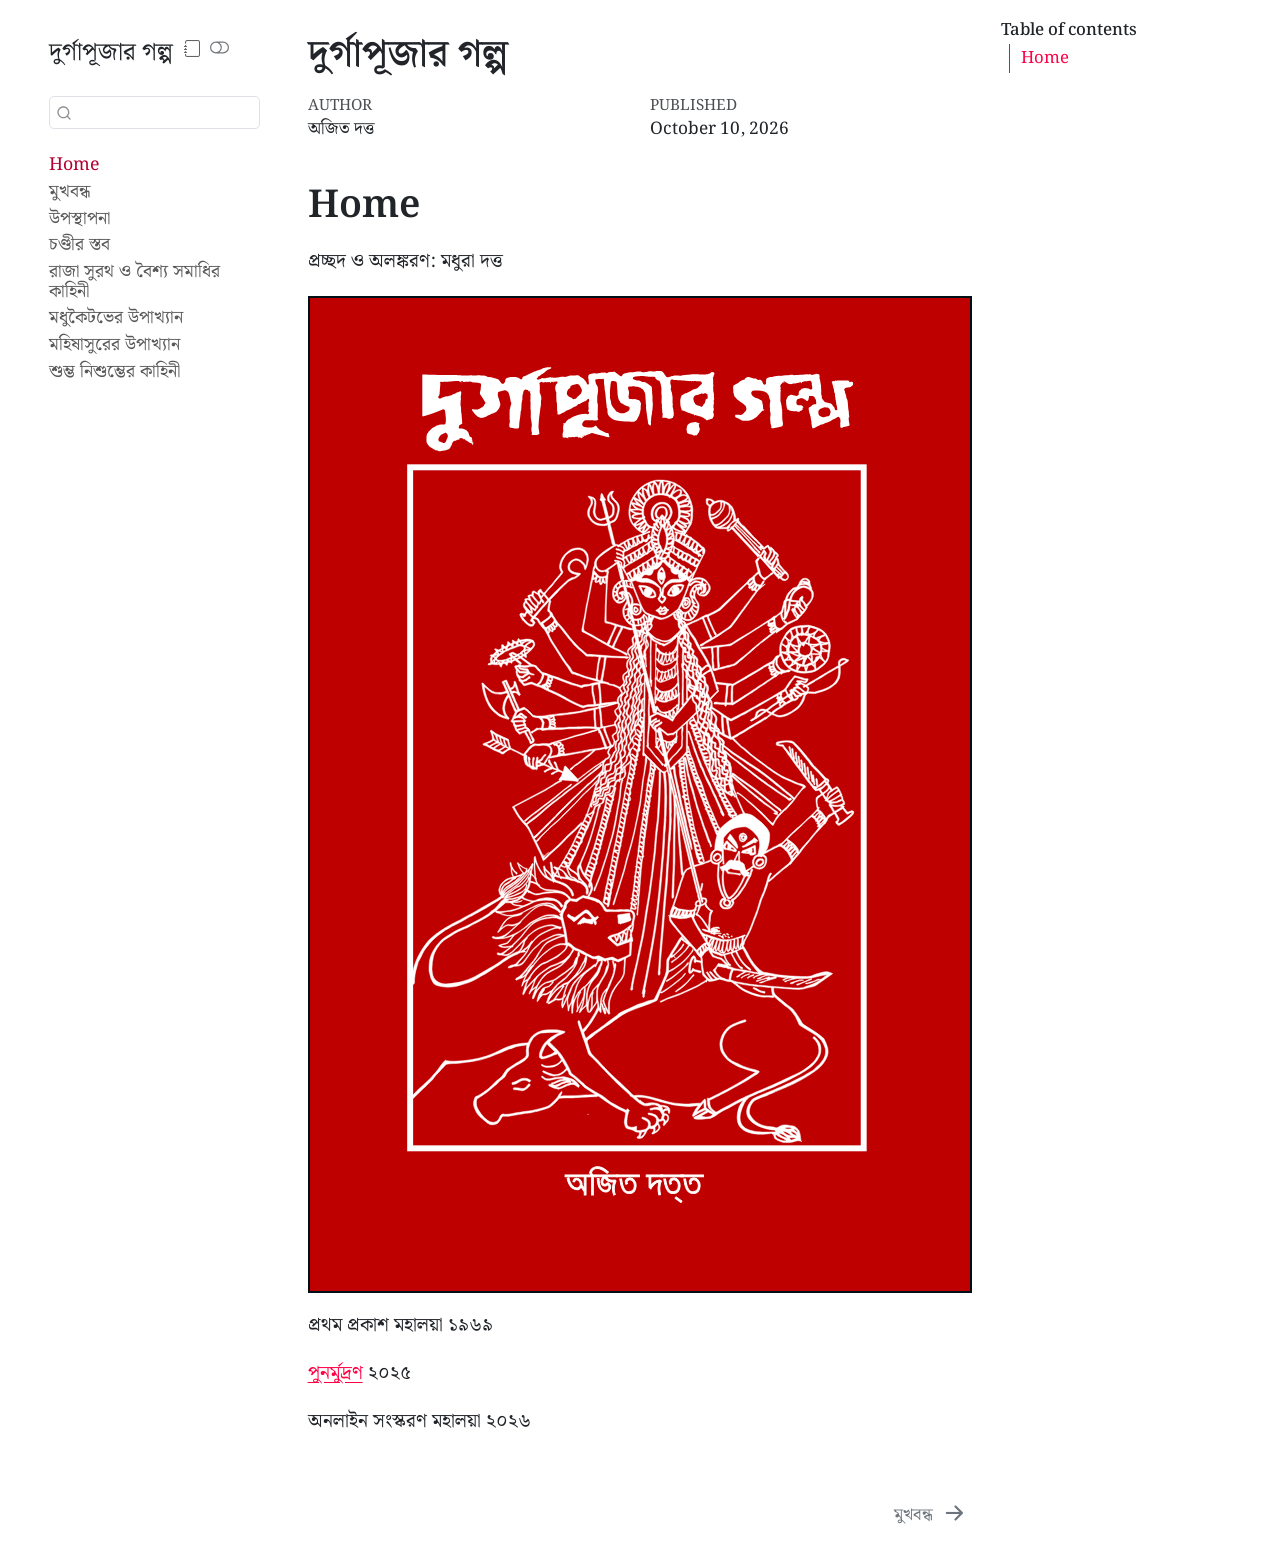
<file: docs/index.html>
<!DOCTYPE html>
<html xmlns="http://www.w3.org/1999/xhtml" lang="en" xml:lang="en"><head>

<meta charset="utf-8">
<meta name="generator" content="quarto-1.9.35">

<meta name="viewport" content="width=device-width, initial-scale=1.0, user-scalable=yes">

<meta name="author" content="অজিত দত্ত">
<meta name="dcterms.date" content="2026-10-10">

<title>দুর্গাপূজার গল্প</title>
<style>
/* Default styles provided by pandoc.
** See https://pandoc.org/MANUAL.html#variables-for-html for config info.
*/
code{white-space: pre-wrap;}
span.smallcaps{font-variant: small-caps;}
div.columns{display: flex; gap: min(4vw, 1.5em);}
div.column{flex: auto; overflow-x: auto;}
div.hanging-indent{margin-left: 1.5em; text-indent: -1.5em;}
ul.task-list{list-style: none;}
ul.task-list li input[type="checkbox"] {
  width: 0.8em;
  margin: 0 0.8em 0.2em -1em; /* quarto-specific, see https://github.com/quarto-dev/quarto-cli/issues/4556 */ 
  vertical-align: middle;
}
</style>


<script src="site_libs/quarto-nav/quarto-nav.js"></script>
<script src="site_libs/quarto-nav/headroom.min.js"></script>
<script src="site_libs/clipboard/clipboard.min.js"></script>
<script src="site_libs/quarto-search/autocomplete.umd.js"></script>
<script src="site_libs/quarto-search/fuse.min.js"></script>
<script src="site_libs/quarto-search/quarto-search.js"></script>
<meta name="quarto:offset" content="./">
<link href="./intro.html" rel="next">
<script src="site_libs/quarto-html/quarto.js" type="module"></script>
<script src="site_libs/quarto-html/tabsets/tabsets.js" type="module"></script>
<script src="site_libs/quarto-html/popper.min.js"></script>
<script src="site_libs/quarto-html/tippy.umd.min.js"></script>
<script src="site_libs/quarto-html/anchor.min.js"></script>
<link href="site_libs/quarto-html/tippy.css" rel="stylesheet">
<link href="site_libs/quarto-html/quarto-syntax-highlighting-46f66b053e56abd73bb6e954d61a315b.css" rel="stylesheet" class="quarto-color-scheme" id="quarto-text-highlighting-styles">
<link href="site_libs/quarto-html/quarto-syntax-highlighting-dark-22b4aaf4c2978829df3684e8f2c068db.css" rel="stylesheet" class="quarto-color-scheme quarto-color-alternate" id="quarto-text-highlighting-styles">
<link href="site_libs/quarto-html/quarto-syntax-highlighting-46f66b053e56abd73bb6e954d61a315b.css" rel="stylesheet" class="quarto-color-scheme-extra" id="quarto-text-highlighting-styles">
<script src="site_libs/bootstrap/bootstrap.min.js"></script>
<link href="site_libs/bootstrap/bootstrap-icons.css" rel="stylesheet">
<link href="site_libs/bootstrap/bootstrap-4a6aa17e5aea7fdd4b924100caa447df.min.css" rel="stylesheet" append-hash="true" class="quarto-color-scheme" id="quarto-bootstrap" data-mode="light">
<link href="site_libs/bootstrap/bootstrap-dark-02c57d9c6282dbffd0d766c71dbac170.min.css" rel="stylesheet" append-hash="true" class="quarto-color-scheme quarto-color-alternate" id="quarto-bootstrap" data-mode="dark">
<link href="site_libs/bootstrap/bootstrap-4a6aa17e5aea7fdd4b924100caa447df.min.css" rel="stylesheet" append-hash="true" class="quarto-color-scheme-extra" id="quarto-bootstrap" data-mode="light">
<script id="quarto-search-options" type="application/json">{
  "location": "sidebar",
  "copy-button": false,
  "collapse-after": 3,
  "panel-placement": "start",
  "type": "textbox",
  "limit": 50,
  "keyboard-shortcut": [
    "f",
    "/",
    "s"
  ],
  "show-item-context": false,
  "language": {
    "search-no-results-text": "No results",
    "search-matching-documents-text": "matching documents",
    "search-copy-link-title": "Copy link to search",
    "search-hide-matches-text": "Hide additional matches",
    "search-more-match-text": "more match in this document",
    "search-more-matches-text": "more matches in this document",
    "search-clear-button-title": "Clear",
    "search-text-placeholder": "",
    "search-detached-cancel-button-title": "Cancel",
    "search-submit-button-title": "Submit",
    "search-label": "Search"
  }
}</script>
<link rel="stylesheet" href="https://fonts.googleapis.com/css?family=Noto Serif Bengali">


</head>

<body class="nav-sidebar floating quarto-light"><script id="quarto-html-before-body" type="application/javascript">
    const toggleBodyColorMode = (bsSheetEl) => {
      const mode = bsSheetEl.getAttribute("data-mode");
      const bodyEl = window.document.querySelector("body");
      if (mode === "dark") {
        bodyEl.classList.add("quarto-dark");
        bodyEl.classList.remove("quarto-light");
      } else {
        bodyEl.classList.add("quarto-light");
        bodyEl.classList.remove("quarto-dark");
      }
    }
    const toggleBodyColorPrimary = () => {
      const bsSheetEl = window.document.querySelector("link#quarto-bootstrap:not([rel=disabled-stylesheet])");
      if (bsSheetEl) {
        toggleBodyColorMode(bsSheetEl);
      }
    }
    const setColorSchemeToggle = (alternate) => {
      const toggles = window.document.querySelectorAll('.quarto-color-scheme-toggle');
      for (let i=0; i < toggles.length; i++) {
        const toggle = toggles[i];
        if (toggle) {
          if (alternate) {
            toggle.classList.add("alternate");
          } else {
            toggle.classList.remove("alternate");
          }
        }
      }
    };
    const toggleColorMode = (alternate) => {
      // Switch the stylesheets
      const primaryStylesheets = window.document.querySelectorAll('link.quarto-color-scheme:not(.quarto-color-alternate)');
      const alternateStylesheets = window.document.querySelectorAll('link.quarto-color-scheme.quarto-color-alternate');
      manageTransitions('#quarto-margin-sidebar .nav-link', false);
      if (alternate) {
        // note: dark is layered on light, we don't disable primary!
        enableStylesheet(alternateStylesheets);
        for (const sheetNode of alternateStylesheets) {
          if (sheetNode.id === "quarto-bootstrap") {
            toggleBodyColorMode(sheetNode);
          }
        }
      } else {
        disableStylesheet(alternateStylesheets);
        enableStylesheet(primaryStylesheets)
        toggleBodyColorPrimary();
      }
      manageTransitions('#quarto-margin-sidebar .nav-link', true);
      // Switch the toggles
      setColorSchemeToggle(alternate)
      // Hack to workaround the fact that safari doesn't
      // properly recolor the scrollbar when toggling (#1455)
      if (navigator.userAgent.indexOf('Safari') > 0 && navigator.userAgent.indexOf('Chrome') == -1) {
        manageTransitions("body", false);
        window.scrollTo(0, 1);
        setTimeout(() => {
          window.scrollTo(0, 0);
          manageTransitions("body", true);
        }, 40);
      }
    }
    const disableStylesheet = (stylesheets) => {
      for (let i=0; i < stylesheets.length; i++) {
        const stylesheet = stylesheets[i];
        stylesheet.rel = 'disabled-stylesheet';
      }
    }
    const enableStylesheet = (stylesheets) => {
      for (let i=0; i < stylesheets.length; i++) {
        const stylesheet = stylesheets[i];
        if(stylesheet.rel !== 'stylesheet') { // for Chrome, which will still FOUC without this check
          stylesheet.rel = 'stylesheet';
        }
      }
    }
    const manageTransitions = (selector, allowTransitions) => {
      const els = window.document.querySelectorAll(selector);
      for (let i=0; i < els.length; i++) {
        const el = els[i];
        if (allowTransitions) {
          el.classList.remove('notransition');
        } else {
          el.classList.add('notransition');
        }
      }
    }
    const isFileUrl = () => {
      return window.location.protocol === 'file:';
    }
    const hasAlternateSentinel = () => {
      let styleSentinel = getColorSchemeSentinel();
      if (styleSentinel !== null) {
        return styleSentinel === "alternate";
      } else {
        return false;
      }
    }
    const setStyleSentinel = (alternate) => {
      const value = alternate ? "alternate" : "default";
      if (!isFileUrl()) {
        window.localStorage.setItem("quarto-color-scheme", value);
      } else {
        localAlternateSentinel = value;
      }
    }
    const getColorSchemeSentinel = () => {
      if (!isFileUrl()) {
        const storageValue = window.localStorage.getItem("quarto-color-scheme");
        return storageValue != null ? storageValue : localAlternateSentinel;
      } else {
        return localAlternateSentinel;
      }
    }
    const toggleGiscusIfUsed = (isAlternate, darkModeDefault) => {
      const baseTheme = document.querySelector('#giscus-base-theme')?.value ?? 'light';
      const alternateTheme = document.querySelector('#giscus-alt-theme')?.value ?? 'dark';
      let newTheme = '';
      if(authorPrefersDark) {
        newTheme = isAlternate ? baseTheme : alternateTheme;
      } else {
        newTheme = isAlternate ? alternateTheme : baseTheme;
      }
      const changeGiscusTheme = () => {
        // From: https://github.com/giscus/giscus/issues/336
        const sendMessage = (message) => {
          const iframe = document.querySelector('iframe.giscus-frame');
          if (!iframe) return;
          iframe.contentWindow.postMessage({ giscus: message }, 'https://giscus.app');
        }
        sendMessage({
          setConfig: {
            theme: newTheme
          }
        });
      }
      const isGiscussLoaded = window.document.querySelector('iframe.giscus-frame') !== null;
      if (isGiscussLoaded) {
        changeGiscusTheme();
      }
    };
    const authorPrefersDark = false;
    const darkModeDefault = authorPrefersDark;
      document.querySelector('link#quarto-text-highlighting-styles.quarto-color-scheme-extra').rel = 'disabled-stylesheet';
      document.querySelector('link#quarto-bootstrap.quarto-color-scheme-extra').rel = 'disabled-stylesheet';
    let localAlternateSentinel = darkModeDefault ? 'alternate' : 'default';
    // Dark / light mode switch
    window.quartoToggleColorScheme = () => {
      // Read the current dark / light value
      let toAlternate = !hasAlternateSentinel();
      toggleColorMode(toAlternate);
      setStyleSentinel(toAlternate);
      toggleGiscusIfUsed(toAlternate, darkModeDefault);
      window.dispatchEvent(new Event('resize'));
    };
    // Switch to dark mode if need be
    if (hasAlternateSentinel()) {
      toggleColorMode(true);
    } else {
      toggleColorMode(false);
    }
  </script>

<div id="quarto-search-results"></div>
  <header id="quarto-header" class="headroom fixed-top">
  <nav class="quarto-secondary-nav">
    <div class="container-fluid d-flex">
      <button type="button" class="quarto-btn-toggle btn" data-bs-toggle="collapse" role="button" data-bs-target=".quarto-sidebar-collapse-item" aria-controls="quarto-sidebar" aria-expanded="false" aria-label="Toggle sidebar navigation" onclick="if (window.quartoToggleHeadroom) { window.quartoToggleHeadroom(); }">
        <i class="bi bi-layout-text-sidebar-reverse"></i>
      </button>
        <nav class="quarto-page-breadcrumbs" aria-label="breadcrumb"><ol class="breadcrumb"><li class="breadcrumb-item"><a href="./index.html">Home</a></li></ol></nav>
        <a class="flex-grow-1" role="navigation" data-bs-toggle="collapse" data-bs-target=".quarto-sidebar-collapse-item" aria-controls="quarto-sidebar" aria-expanded="false" aria-label="Toggle sidebar navigation" onclick="if (window.quartoToggleHeadroom) { window.quartoToggleHeadroom(); }">      
        </a>
      <button type="button" class="btn quarto-search-button" aria-label="Search" onclick="window.quartoOpenSearch();">
        <i class="bi bi-search"></i>
      </button>
    </div>
  </nav>
</header>
<!-- content -->
<div id="quarto-content" class="quarto-container page-columns page-rows-contents page-layout-article">
<!-- sidebar -->
  <nav id="quarto-sidebar" class="sidebar collapse collapse-horizontal quarto-sidebar-collapse-item sidebar-navigation floating overflow-auto">
    <div class="pt-lg-2 mt-2 text-left sidebar-header">
    <div class="sidebar-title mb-0 py-0">
      <a href="./">দুর্গাপূজার গল্প</a> 
        <div class="sidebar-tools-main">
    <a href="./দুর্গাপূজার-গল্প.epub" title="Download ePub" class="quarto-navigation-tool px-1" aria-label="Download ePub"><i class="bi bi-journal"></i></a>
  <a href="" class="quarto-color-scheme-toggle quarto-navigation-tool  px-1" onclick="window.quartoToggleColorScheme(); return false;" title="Toggle dark mode"><i class="bi"></i></a>
</div>
    </div>
      </div>
        <div class="mt-2 flex-shrink-0 align-items-center">
        <div class="sidebar-search">
        <div id="quarto-search" class="" title="Search"></div>
        </div>
        </div>
    <div class="sidebar-menu-container"> 
    <ul class="list-unstyled mt-1">
        <li class="sidebar-item">
  <div class="sidebar-item-container"> 
  <a href="./index.html" class="sidebar-item-text sidebar-link active">
 <span class="menu-text">Home</span></a>
  </div>
</li>
        <li class="sidebar-item">
  <div class="sidebar-item-container"> 
  <a href="./intro.html" class="sidebar-item-text sidebar-link">
 <span class="menu-text">মুখবন্ধ</span></a>
  </div>
</li>
        <li class="sidebar-item">
  <div class="sidebar-item-container"> 
  <a href="./preface.html" class="sidebar-item-text sidebar-link">
 <span class="menu-text">উপস্থাপনা</span></a>
  </div>
</li>
        <li class="sidebar-item">
  <div class="sidebar-item-container"> 
  <a href="./chap00.html" class="sidebar-item-text sidebar-link">
 <span class="menu-text">চণ্ডীর স্তব</span></a>
  </div>
</li>
        <li class="sidebar-item">
  <div class="sidebar-item-container"> 
  <a href="./chap01.html" class="sidebar-item-text sidebar-link">
 <span class="menu-text">রাজা সুরথ ও বৈশ্য সমাধির কাহিনী</span></a>
  </div>
</li>
        <li class="sidebar-item">
  <div class="sidebar-item-container"> 
  <a href="./chap02.html" class="sidebar-item-text sidebar-link">
 <span class="menu-text">মধুকৈটভের উপাখ্যান</span></a>
  </div>
</li>
        <li class="sidebar-item">
  <div class="sidebar-item-container"> 
  <a href="./chap03.html" class="sidebar-item-text sidebar-link">
 <span class="menu-text">মহিষাসুরের উপাখ্যান</span></a>
  </div>
</li>
        <li class="sidebar-item">
  <div class="sidebar-item-container"> 
  <a href="./chap04.html" class="sidebar-item-text sidebar-link">
 <span class="menu-text">শুম্ভ নিশুম্ভের কাহিনী</span></a>
  </div>
</li>
    </ul>
    </div>
</nav>
<div id="quarto-sidebar-glass" class="quarto-sidebar-collapse-item" data-bs-toggle="collapse" data-bs-target=".quarto-sidebar-collapse-item"></div>
<!-- margin-sidebar -->
    <div id="quarto-margin-sidebar" class="sidebar margin-sidebar">
        <nav id="TOC" role="doc-toc" class="toc-active">
    <h2 id="toc-title">Table of contents</h2>
   
  <ul>
  <li><a href="#home" id="toc-home" class="nav-link active" data-scroll-target="#home">Home</a></li>
  </ul>
</nav>
    </div>
<!-- main -->
<main class="content" id="quarto-document-content">


<header id="title-block-header" class="quarto-title-block default">
<div class="quarto-title">
<h1 class="title">দুর্গাপূজার গল্প</h1>
</div>



<div class="quarto-title-meta">

    <div>
    <div class="quarto-title-meta-heading">Author</div>
    <div class="quarto-title-meta-contents">
             <p>অজিত দত্ত </p>
          </div>
  </div>
    
    <div>
    <div class="quarto-title-meta-heading">Published</div>
    <div class="quarto-title-meta-contents">
      <p class="date">October 10, 2026</p>
    </div>
  </div>
  
    
  </div>
  


</header>


<section id="home" class="level1 unnumbered">
<h1 class="unnumbered">Home</h1>
<p>প্রচ্ছদ ও অলঙ্করণ: মধুরা দত্ত<br>
</p>
<p><a href="https://www.amazon.in/dp/937310280X"> <img src="cover-front.svg" style="width: 100%;" alt="Buy on Amazon"> </a></p>
<p>প্রথম প্রকাশ মহালয়া ১৯৬৯</p>
<p><a href="https://www.amazon.in/dp/937310280X">পুনর্মুদ্রণ</a> ২০২৫</p>
<p>অনলাইন সংস্করণ মহালয়া ২০২৬</p>


</section>

</main> <!-- /main -->
<script id="quarto-html-after-body" type="application/javascript">
  window.document.addEventListener("DOMContentLoaded", function (event) {
    // Ensure there is a toggle, if there isn't float one in the top right
    if (window.document.querySelector('.quarto-color-scheme-toggle') === null) {
      const a = window.document.createElement('a');
      a.classList.add('top-right');
      a.classList.add('quarto-color-scheme-toggle');
      a.href = "";
      a.onclick = function() { try { window.quartoToggleColorScheme(); } catch {} return false; };
      const i = window.document.createElement("i");
      i.classList.add('bi');
      a.appendChild(i);
      window.document.body.appendChild(a);
    }
    setColorSchemeToggle(hasAlternateSentinel())
    const icon = "";
    const anchorJS = new window.AnchorJS();
    anchorJS.options = {
      placement: 'right',
      icon: icon
    };
    anchorJS.add('.anchored');
    const isCodeAnnotation = (el) => {
      for (const clz of el.classList) {
        if (clz.startsWith('code-annotation-')) {                     
          return true;
        }
      }
      return false;
    }
    const onCopySuccess = function(e) {
      // button target
      const button = e.trigger;
      // don't keep focus
      button.blur();
      // flash "checked"
      button.classList.add('code-copy-button-checked');
      var currentTitle = button.getAttribute("title");
      button.setAttribute("title", "Copied!");
      let tooltip;
      if (window.bootstrap) {
        button.setAttribute("data-bs-toggle", "tooltip");
        button.setAttribute("data-bs-placement", "left");
        button.setAttribute("data-bs-title", "Copied!");
        tooltip = new bootstrap.Tooltip(button, 
          { trigger: "manual", 
            customClass: "code-copy-button-tooltip",
            offset: [0, -8]});
        tooltip.show();    
      }
      setTimeout(function() {
        if (tooltip) {
          tooltip.hide();
          button.removeAttribute("data-bs-title");
          button.removeAttribute("data-bs-toggle");
          button.removeAttribute("data-bs-placement");
        }
        button.setAttribute("title", currentTitle);
        button.classList.remove('code-copy-button-checked');
      }, 1000);
      // clear code selection
      e.clearSelection();
    }
    const getTextToCopy = function(trigger) {
      const outerScaffold = trigger.parentElement.cloneNode(true);
      const codeEl = outerScaffold.querySelector('code');
      for (const childEl of codeEl.children) {
        if (isCodeAnnotation(childEl)) {
          childEl.remove();
        }
      }
      return codeEl.innerText;
    }
    const clipboard = new window.ClipboardJS('.code-copy-button:not([data-in-quarto-modal])', {
      text: getTextToCopy
    });
    clipboard.on('success', onCopySuccess);
    if (window.document.getElementById('quarto-embedded-source-code-modal')) {
      const clipboardModal = new window.ClipboardJS('.code-copy-button[data-in-quarto-modal]', {
        text: getTextToCopy,
        container: window.document.getElementById('quarto-embedded-source-code-modal')
      });
      clipboardModal.on('success', onCopySuccess);
    }
      var localhostRegex = new RegExp(/^(?:http|https):\/\/localhost\:?[0-9]*\//);
      var mailtoRegex = new RegExp(/^mailto:/);
        var filterRegex = new RegExp('/' + window.location.host + '/');
      var isInternal = (href) => {
          return filterRegex.test(href) || localhostRegex.test(href) || mailtoRegex.test(href);
      }
      // Inspect non-navigation links and adorn them if external
     var links = window.document.querySelectorAll('a[href]:not(.nav-link):not(.navbar-brand):not(.toc-action):not(.sidebar-link):not(.sidebar-item-toggle):not(.pagination-link):not(.no-external):not([aria-hidden]):not(.dropdown-item):not(.quarto-navigation-tool):not(.about-link)');
      for (var i=0; i<links.length; i++) {
        const link = links[i];
        if (!isInternal(link.href)) {
          // undo the damage that might have been done by quarto-nav.js in the case of
          // links that we want to consider external
          if (link.dataset.originalHref !== undefined) {
            link.href = link.dataset.originalHref;
          }
        }
      }
    function tippyHover(el, contentFn, onTriggerFn, onUntriggerFn) {
      const config = {
        allowHTML: true,
        maxWidth: 500,
        delay: 100,
        arrow: false,
        appendTo: function(el) {
            return el.parentElement;
        },
        interactive: true,
        interactiveBorder: 10,
        theme: 'quarto',
        placement: 'bottom-start',
      };
      if (contentFn) {
        config.content = contentFn;
      }
      if (onTriggerFn) {
        config.onTrigger = onTriggerFn;
      }
      if (onUntriggerFn) {
        config.onUntrigger = onUntriggerFn;
      }
      window.tippy(el, config); 
    }
    const noterefs = window.document.querySelectorAll('a[role="doc-noteref"]');
    for (var i=0; i<noterefs.length; i++) {
      const ref = noterefs[i];
      tippyHover(ref, function() {
        // use id or data attribute instead here
        let href = ref.getAttribute('data-footnote-href') || ref.getAttribute('href');
        try { href = new URL(href).hash; } catch {}
        const id = href.replace(/^#\/?/, "");
        const note = window.document.getElementById(id);
        if (note) {
          return note.innerHTML;
        } else {
          return "";
        }
      });
    }
    const xrefs = window.document.querySelectorAll('a.quarto-xref');
    const processXRef = (id, note) => {
      // Strip column container classes
      const stripColumnClz = (el) => {
        el.classList.remove("page-full", "page-columns");
        if (el.children) {
          for (const child of el.children) {
            stripColumnClz(child);
          }
        }
      }
      stripColumnClz(note)
      if (id === null || id.startsWith('sec-')) {
        // Special case sections, only their first couple elements
        const container = document.createElement("div");
        if (note.children && note.children.length > 2) {
          container.appendChild(note.children[0].cloneNode(true));
          for (let i = 1; i < note.children.length; i++) {
            const child = note.children[i];
            if (child.tagName === "P" && child.innerText === "") {
              continue;
            } else {
              container.appendChild(child.cloneNode(true));
              break;
            }
          }
          if (window.Quarto?.typesetMath) {
            window.Quarto.typesetMath(container);
          }
          return container.innerHTML
        } else {
          if (window.Quarto?.typesetMath) {
            window.Quarto.typesetMath(note);
          }
          return note.innerHTML;
        }
      } else {
        // Remove any anchor links if they are present
        const anchorLink = note.querySelector('a.anchorjs-link');
        if (anchorLink) {
          anchorLink.remove();
        }
        if (window.Quarto?.typesetMath) {
          window.Quarto.typesetMath(note);
        }
        if (note.classList.contains("callout")) {
          return note.outerHTML;
        } else {
          return note.innerHTML;
        }
      }
    }
    for (var i=0; i<xrefs.length; i++) {
      const xref = xrefs[i];
      tippyHover(xref, undefined, function(instance) {
        instance.disable();
        let url = xref.getAttribute('href');
        let hash = undefined; 
        if (url.startsWith('#')) {
          hash = url;
        } else {
          try { hash = new URL(url).hash; } catch {}
        }
        if (hash) {
          const id = hash.replace(/^#\/?/, "");
          const note = window.document.getElementById(id);
          if (note !== null) {
            try {
              const html = processXRef(id, note.cloneNode(true));
              instance.setContent(html);
            } finally {
              instance.enable();
              instance.show();
            }
          } else {
            // See if we can fetch this
            fetch(url.split('#')[0])
            .then(res => res.text())
            .then(html => {
              const parser = new DOMParser();
              const htmlDoc = parser.parseFromString(html, "text/html");
              const note = htmlDoc.getElementById(id);
              if (note !== null) {
                const html = processXRef(id, note);
                instance.setContent(html);
              } 
            }).finally(() => {
              instance.enable();
              instance.show();
            });
          }
        } else {
          // See if we can fetch a full url (with no hash to target)
          // This is a special case and we should probably do some content thinning / targeting
          fetch(url)
          .then(res => res.text())
          .then(html => {
            const parser = new DOMParser();
            const htmlDoc = parser.parseFromString(html, "text/html");
            const note = htmlDoc.querySelector('main.content');
            if (note !== null) {
              // This should only happen for chapter cross references
              // (since there is no id in the URL)
              // remove the first header
              if (note.children.length > 0 && note.children[0].tagName === "HEADER") {
                note.children[0].remove();
              }
              const html = processXRef(null, note);
              instance.setContent(html);
            } 
          }).finally(() => {
            instance.enable();
            instance.show();
          });
        }
      }, function(instance) {
      });
    }
        let selectedAnnoteEl;
        const selectorForAnnotation = ( cell, annotation) => {
          let cellAttr = 'data-code-cell="' + cell + '"';
          let lineAttr = 'data-code-annotation="' +  annotation + '"';
          const selector = 'span[' + cellAttr + '][' + lineAttr + ']';
          return selector;
        }
        const selectCodeLines = (annoteEl) => {
          const doc = window.document;
          const targetCell = annoteEl.getAttribute("data-target-cell");
          const targetAnnotation = annoteEl.getAttribute("data-target-annotation");
          const annoteSpan = window.document.querySelector(selectorForAnnotation(targetCell, targetAnnotation));
          const lines = annoteSpan.getAttribute("data-code-lines").split(",");
          const lineIds = lines.map((line) => {
            return targetCell + "-" + line;
          })
          let top = null;
          let height = null;
          let parent = null;
          if (lineIds.length > 0) {
              //compute the position of the single el (top and bottom and make a div)
              const el = window.document.getElementById(lineIds[0]);
              top = el.offsetTop;
              height = el.offsetHeight;
              parent = el.parentElement.parentElement;
            if (lineIds.length > 1) {
              const lastEl = window.document.getElementById(lineIds[lineIds.length - 1]);
              const bottom = lastEl.offsetTop + lastEl.offsetHeight;
              height = bottom - top;
            }
            if (top !== null && height !== null && parent !== null) {
              // cook up a div (if necessary) and position it 
              let div = window.document.getElementById("code-annotation-line-highlight");
              if (div === null) {
                div = window.document.createElement("div");
                div.setAttribute("id", "code-annotation-line-highlight");
                div.style.position = 'absolute';
                parent.appendChild(div);
              }
              div.style.top = top - 2 + "px";
              div.style.height = height + 4 + "px";
              div.style.left = 0;
              let gutterDiv = window.document.getElementById("code-annotation-line-highlight-gutter");
              if (gutterDiv === null) {
                gutterDiv = window.document.createElement("div");
                gutterDiv.setAttribute("id", "code-annotation-line-highlight-gutter");
                gutterDiv.style.position = 'absolute';
                const codeCell = window.document.getElementById(targetCell);
                const gutter = codeCell.querySelector('.code-annotation-gutter');
                gutter.appendChild(gutterDiv);
              }
              gutterDiv.style.top = top - 2 + "px";
              gutterDiv.style.height = height + 4 + "px";
            }
            selectedAnnoteEl = annoteEl;
          }
        };
        const unselectCodeLines = () => {
          const elementsIds = ["code-annotation-line-highlight", "code-annotation-line-highlight-gutter"];
          elementsIds.forEach((elId) => {
            const div = window.document.getElementById(elId);
            if (div) {
              div.remove();
            }
          });
          selectedAnnoteEl = undefined;
        };
          // Handle positioning of the toggle
      window.addEventListener(
        "resize",
        throttle(() => {
          elRect = undefined;
          if (selectedAnnoteEl) {
            selectCodeLines(selectedAnnoteEl);
          }
        }, 10)
      );
      function throttle(fn, ms) {
      let throttle = false;
      let timer;
        return (...args) => {
          if(!throttle) { // first call gets through
              fn.apply(this, args);
              throttle = true;
          } else { // all the others get throttled
              if(timer) clearTimeout(timer); // cancel #2
              timer = setTimeout(() => {
                fn.apply(this, args);
                timer = throttle = false;
              }, ms);
          }
        };
      }
        // Attach click handler to the DT
        const annoteDls = window.document.querySelectorAll('dt[data-target-cell]');
        for (const annoteDlNode of annoteDls) {
          annoteDlNode.addEventListener('click', (event) => {
            const clickedEl = event.target;
            if (clickedEl !== selectedAnnoteEl) {
              unselectCodeLines();
              const activeEl = window.document.querySelector('dt[data-target-cell].code-annotation-active');
              if (activeEl) {
                activeEl.classList.remove('code-annotation-active');
              }
              selectCodeLines(clickedEl);
              clickedEl.classList.add('code-annotation-active');
            } else {
              // Unselect the line
              unselectCodeLines();
              clickedEl.classList.remove('code-annotation-active');
            }
          });
        }
    const findCites = (el) => {
      const parentEl = el.parentElement;
      if (parentEl) {
        const cites = parentEl.dataset.cites;
        if (cites) {
          return {
            el,
            cites: cites.split(' ')
          };
        } else {
          return findCites(el.parentElement)
        }
      } else {
        return undefined;
      }
    };
    var bibliorefs = window.document.querySelectorAll('a[role="doc-biblioref"]');
    for (var i=0; i<bibliorefs.length; i++) {
      const ref = bibliorefs[i];
      const citeInfo = findCites(ref);
      if (citeInfo) {
        tippyHover(citeInfo.el, function() {
          var popup = window.document.createElement('div');
          citeInfo.cites.forEach(function(cite) {
            var citeDiv = window.document.createElement('div');
            citeDiv.classList.add('hanging-indent');
            citeDiv.classList.add('csl-entry');
            var biblioDiv = window.document.getElementById('ref-' + cite);
            if (biblioDiv) {
              citeDiv.innerHTML = biblioDiv.innerHTML;
            }
            popup.appendChild(citeDiv);
          });
          return popup.innerHTML;
        });
      }
    }
  });
  </script>
<nav class="page-navigation">
  <div class="nav-page nav-page-previous">
  </div>
  <div class="nav-page nav-page-next">
      <a href="./intro.html" class="pagination-link" aria-label="মুখবন্ধ">
        <span class="nav-page-text">মুখবন্ধ</span> <i class="bi bi-arrow-right-short"></i>
      </a>
  </div>
</nav>
</div> <!-- /content -->




</body></html>
</file>
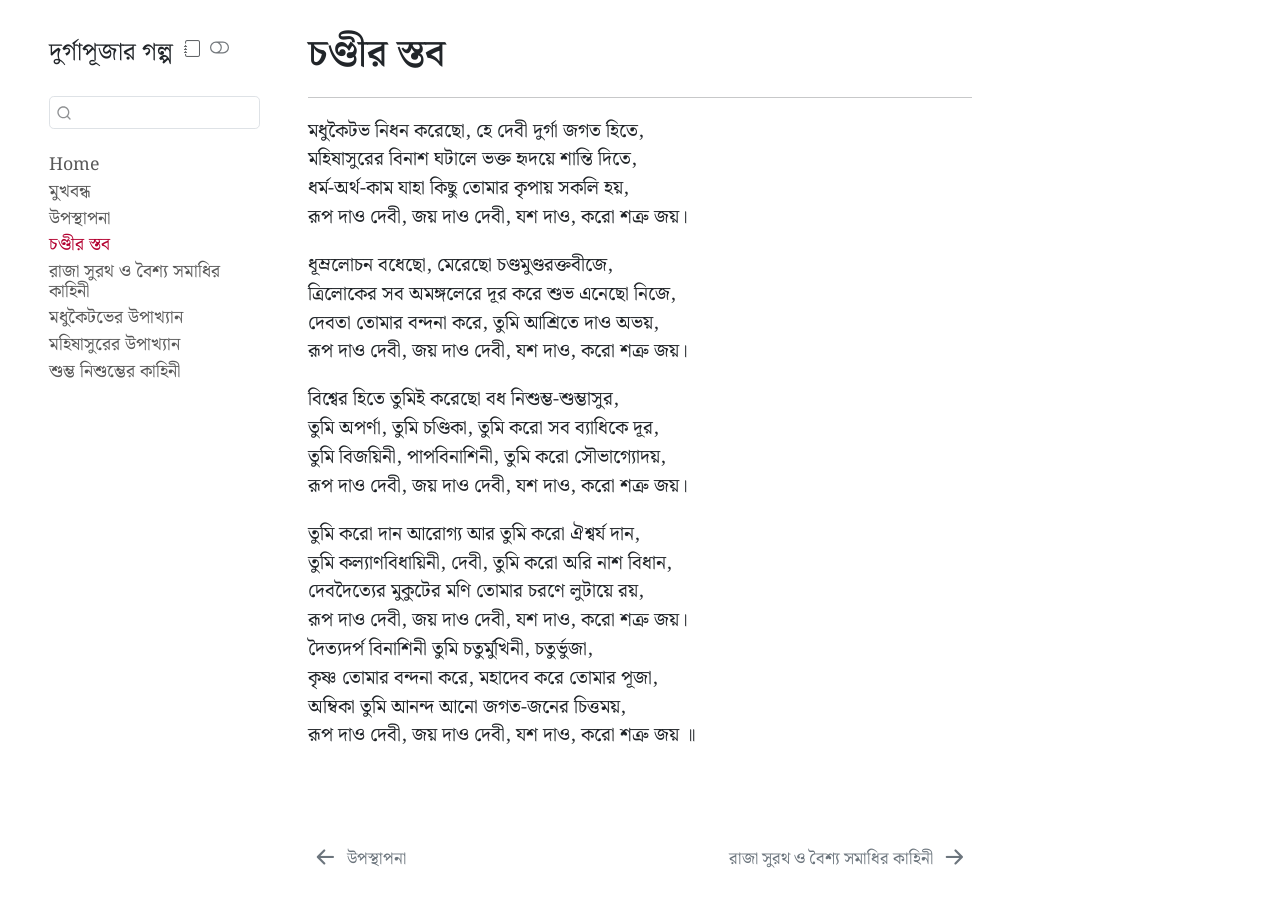
<file: docs/chap00.html>
<!DOCTYPE html>
<html xmlns="http://www.w3.org/1999/xhtml" lang="en" xml:lang="en"><head>

<meta charset="utf-8">
<meta name="generator" content="quarto-1.9.35">

<meta name="viewport" content="width=device-width, initial-scale=1.0, user-scalable=yes">


<title>চণ্ডীর স্তব – দুর্গাপূজার গল্প</title>
<style>
/* Default styles provided by pandoc.
** See https://pandoc.org/MANUAL.html#variables-for-html for config info.
*/
code{white-space: pre-wrap;}
span.smallcaps{font-variant: small-caps;}
div.columns{display: flex; gap: min(4vw, 1.5em);}
div.column{flex: auto; overflow-x: auto;}
div.hanging-indent{margin-left: 1.5em; text-indent: -1.5em;}
ul.task-list{list-style: none;}
ul.task-list li input[type="checkbox"] {
  width: 0.8em;
  margin: 0 0.8em 0.2em -1em; /* quarto-specific, see https://github.com/quarto-dev/quarto-cli/issues/4556 */ 
  vertical-align: middle;
}
</style>


<script src="site_libs/quarto-nav/quarto-nav.js"></script>
<script src="site_libs/quarto-nav/headroom.min.js"></script>
<script src="site_libs/clipboard/clipboard.min.js"></script>
<script src="site_libs/quarto-search/autocomplete.umd.js"></script>
<script src="site_libs/quarto-search/fuse.min.js"></script>
<script src="site_libs/quarto-search/quarto-search.js"></script>
<meta name="quarto:offset" content="./">
<link href="./chap01.html" rel="next">
<link href="./preface.html" rel="prev">
<script src="site_libs/quarto-html/quarto.js" type="module"></script>
<script src="site_libs/quarto-html/tabsets/tabsets.js" type="module"></script>
<script src="site_libs/quarto-html/popper.min.js"></script>
<script src="site_libs/quarto-html/tippy.umd.min.js"></script>
<script src="site_libs/quarto-html/anchor.min.js"></script>
<link href="site_libs/quarto-html/tippy.css" rel="stylesheet">
<link href="site_libs/quarto-html/quarto-syntax-highlighting-46f66b053e56abd73bb6e954d61a315b.css" rel="stylesheet" class="quarto-color-scheme" id="quarto-text-highlighting-styles">
<link href="site_libs/quarto-html/quarto-syntax-highlighting-dark-22b4aaf4c2978829df3684e8f2c068db.css" rel="stylesheet" class="quarto-color-scheme quarto-color-alternate" id="quarto-text-highlighting-styles">
<link href="site_libs/quarto-html/quarto-syntax-highlighting-46f66b053e56abd73bb6e954d61a315b.css" rel="stylesheet" class="quarto-color-scheme-extra" id="quarto-text-highlighting-styles">
<script src="site_libs/bootstrap/bootstrap.min.js"></script>
<link href="site_libs/bootstrap/bootstrap-icons.css" rel="stylesheet">
<link href="site_libs/bootstrap/bootstrap-4a6aa17e5aea7fdd4b924100caa447df.min.css" rel="stylesheet" append-hash="true" class="quarto-color-scheme" id="quarto-bootstrap" data-mode="light">
<link href="site_libs/bootstrap/bootstrap-dark-02c57d9c6282dbffd0d766c71dbac170.min.css" rel="stylesheet" append-hash="true" class="quarto-color-scheme quarto-color-alternate" id="quarto-bootstrap" data-mode="dark">
<link href="site_libs/bootstrap/bootstrap-4a6aa17e5aea7fdd4b924100caa447df.min.css" rel="stylesheet" append-hash="true" class="quarto-color-scheme-extra" id="quarto-bootstrap" data-mode="light">
<script id="quarto-search-options" type="application/json">{
  "location": "sidebar",
  "copy-button": false,
  "collapse-after": 3,
  "panel-placement": "start",
  "type": "textbox",
  "limit": 50,
  "keyboard-shortcut": [
    "f",
    "/",
    "s"
  ],
  "show-item-context": false,
  "language": {
    "search-no-results-text": "No results",
    "search-matching-documents-text": "matching documents",
    "search-copy-link-title": "Copy link to search",
    "search-hide-matches-text": "Hide additional matches",
    "search-more-match-text": "more match in this document",
    "search-more-matches-text": "more matches in this document",
    "search-clear-button-title": "Clear",
    "search-text-placeholder": "",
    "search-detached-cancel-button-title": "Cancel",
    "search-submit-button-title": "Submit",
    "search-label": "Search"
  }
}</script>
<link rel="stylesheet" href="https://fonts.googleapis.com/css?family=Noto Serif Bengali">


</head>

<body class="nav-sidebar floating quarto-light"><script id="quarto-html-before-body" type="application/javascript">
    const toggleBodyColorMode = (bsSheetEl) => {
      const mode = bsSheetEl.getAttribute("data-mode");
      const bodyEl = window.document.querySelector("body");
      if (mode === "dark") {
        bodyEl.classList.add("quarto-dark");
        bodyEl.classList.remove("quarto-light");
      } else {
        bodyEl.classList.add("quarto-light");
        bodyEl.classList.remove("quarto-dark");
      }
    }
    const toggleBodyColorPrimary = () => {
      const bsSheetEl = window.document.querySelector("link#quarto-bootstrap:not([rel=disabled-stylesheet])");
      if (bsSheetEl) {
        toggleBodyColorMode(bsSheetEl);
      }
    }
    const setColorSchemeToggle = (alternate) => {
      const toggles = window.document.querySelectorAll('.quarto-color-scheme-toggle');
      for (let i=0; i < toggles.length; i++) {
        const toggle = toggles[i];
        if (toggle) {
          if (alternate) {
            toggle.classList.add("alternate");
          } else {
            toggle.classList.remove("alternate");
          }
        }
      }
    };
    const toggleColorMode = (alternate) => {
      // Switch the stylesheets
      const primaryStylesheets = window.document.querySelectorAll('link.quarto-color-scheme:not(.quarto-color-alternate)');
      const alternateStylesheets = window.document.querySelectorAll('link.quarto-color-scheme.quarto-color-alternate');
      manageTransitions('#quarto-margin-sidebar .nav-link', false);
      if (alternate) {
        // note: dark is layered on light, we don't disable primary!
        enableStylesheet(alternateStylesheets);
        for (const sheetNode of alternateStylesheets) {
          if (sheetNode.id === "quarto-bootstrap") {
            toggleBodyColorMode(sheetNode);
          }
        }
      } else {
        disableStylesheet(alternateStylesheets);
        enableStylesheet(primaryStylesheets)
        toggleBodyColorPrimary();
      }
      manageTransitions('#quarto-margin-sidebar .nav-link', true);
      // Switch the toggles
      setColorSchemeToggle(alternate)
      // Hack to workaround the fact that safari doesn't
      // properly recolor the scrollbar when toggling (#1455)
      if (navigator.userAgent.indexOf('Safari') > 0 && navigator.userAgent.indexOf('Chrome') == -1) {
        manageTransitions("body", false);
        window.scrollTo(0, 1);
        setTimeout(() => {
          window.scrollTo(0, 0);
          manageTransitions("body", true);
        }, 40);
      }
    }
    const disableStylesheet = (stylesheets) => {
      for (let i=0; i < stylesheets.length; i++) {
        const stylesheet = stylesheets[i];
        stylesheet.rel = 'disabled-stylesheet';
      }
    }
    const enableStylesheet = (stylesheets) => {
      for (let i=0; i < stylesheets.length; i++) {
        const stylesheet = stylesheets[i];
        if(stylesheet.rel !== 'stylesheet') { // for Chrome, which will still FOUC without this check
          stylesheet.rel = 'stylesheet';
        }
      }
    }
    const manageTransitions = (selector, allowTransitions) => {
      const els = window.document.querySelectorAll(selector);
      for (let i=0; i < els.length; i++) {
        const el = els[i];
        if (allowTransitions) {
          el.classList.remove('notransition');
        } else {
          el.classList.add('notransition');
        }
      }
    }
    const isFileUrl = () => {
      return window.location.protocol === 'file:';
    }
    const hasAlternateSentinel = () => {
      let styleSentinel = getColorSchemeSentinel();
      if (styleSentinel !== null) {
        return styleSentinel === "alternate";
      } else {
        return false;
      }
    }
    const setStyleSentinel = (alternate) => {
      const value = alternate ? "alternate" : "default";
      if (!isFileUrl()) {
        window.localStorage.setItem("quarto-color-scheme", value);
      } else {
        localAlternateSentinel = value;
      }
    }
    const getColorSchemeSentinel = () => {
      if (!isFileUrl()) {
        const storageValue = window.localStorage.getItem("quarto-color-scheme");
        return storageValue != null ? storageValue : localAlternateSentinel;
      } else {
        return localAlternateSentinel;
      }
    }
    const toggleGiscusIfUsed = (isAlternate, darkModeDefault) => {
      const baseTheme = document.querySelector('#giscus-base-theme')?.value ?? 'light';
      const alternateTheme = document.querySelector('#giscus-alt-theme')?.value ?? 'dark';
      let newTheme = '';
      if(authorPrefersDark) {
        newTheme = isAlternate ? baseTheme : alternateTheme;
      } else {
        newTheme = isAlternate ? alternateTheme : baseTheme;
      }
      const changeGiscusTheme = () => {
        // From: https://github.com/giscus/giscus/issues/336
        const sendMessage = (message) => {
          const iframe = document.querySelector('iframe.giscus-frame');
          if (!iframe) return;
          iframe.contentWindow.postMessage({ giscus: message }, 'https://giscus.app');
        }
        sendMessage({
          setConfig: {
            theme: newTheme
          }
        });
      }
      const isGiscussLoaded = window.document.querySelector('iframe.giscus-frame') !== null;
      if (isGiscussLoaded) {
        changeGiscusTheme();
      }
    };
    const authorPrefersDark = false;
    const darkModeDefault = authorPrefersDark;
      document.querySelector('link#quarto-text-highlighting-styles.quarto-color-scheme-extra').rel = 'disabled-stylesheet';
      document.querySelector('link#quarto-bootstrap.quarto-color-scheme-extra').rel = 'disabled-stylesheet';
    let localAlternateSentinel = darkModeDefault ? 'alternate' : 'default';
    // Dark / light mode switch
    window.quartoToggleColorScheme = () => {
      // Read the current dark / light value
      let toAlternate = !hasAlternateSentinel();
      toggleColorMode(toAlternate);
      setStyleSentinel(toAlternate);
      toggleGiscusIfUsed(toAlternate, darkModeDefault);
      window.dispatchEvent(new Event('resize'));
    };
    // Switch to dark mode if need be
    if (hasAlternateSentinel()) {
      toggleColorMode(true);
    } else {
      toggleColorMode(false);
    }
  </script>

<div id="quarto-search-results"></div>
  <header id="quarto-header" class="headroom fixed-top">
  <nav class="quarto-secondary-nav">
    <div class="container-fluid d-flex">
      <button type="button" class="quarto-btn-toggle btn" data-bs-toggle="collapse" role="button" data-bs-target=".quarto-sidebar-collapse-item" aria-controls="quarto-sidebar" aria-expanded="false" aria-label="Toggle sidebar navigation" onclick="if (window.quartoToggleHeadroom) { window.quartoToggleHeadroom(); }">
        <i class="bi bi-layout-text-sidebar-reverse"></i>
      </button>
        <nav class="quarto-page-breadcrumbs" aria-label="breadcrumb"><ol class="breadcrumb"><li class="breadcrumb-item"><a href="./chap00.html">চণ্ডীর স্তব</a></li></ol></nav>
        <a class="flex-grow-1" role="navigation" data-bs-toggle="collapse" data-bs-target=".quarto-sidebar-collapse-item" aria-controls="quarto-sidebar" aria-expanded="false" aria-label="Toggle sidebar navigation" onclick="if (window.quartoToggleHeadroom) { window.quartoToggleHeadroom(); }">      
        </a>
      <button type="button" class="btn quarto-search-button" aria-label="Search" onclick="window.quartoOpenSearch();">
        <i class="bi bi-search"></i>
      </button>
    </div>
  </nav>
</header>
<!-- content -->
<div id="quarto-content" class="quarto-container page-columns page-rows-contents page-layout-article">
<!-- sidebar -->
  <nav id="quarto-sidebar" class="sidebar collapse collapse-horizontal quarto-sidebar-collapse-item sidebar-navigation floating overflow-auto">
    <div class="pt-lg-2 mt-2 text-left sidebar-header">
    <div class="sidebar-title mb-0 py-0">
      <a href="./">দুর্গাপূজার গল্প</a> 
        <div class="sidebar-tools-main">
    <a href="./দুর্গাপূজার-গল্প.epub" title="Download ePub" class="quarto-navigation-tool px-1" aria-label="Download ePub"><i class="bi bi-journal"></i></a>
  <a href="" class="quarto-color-scheme-toggle quarto-navigation-tool  px-1" onclick="window.quartoToggleColorScheme(); return false;" title="Toggle dark mode"><i class="bi"></i></a>
</div>
    </div>
      </div>
        <div class="mt-2 flex-shrink-0 align-items-center">
        <div class="sidebar-search">
        <div id="quarto-search" class="" title="Search"></div>
        </div>
        </div>
    <div class="sidebar-menu-container"> 
    <ul class="list-unstyled mt-1">
        <li class="sidebar-item">
  <div class="sidebar-item-container"> 
  <a href="./index.html" class="sidebar-item-text sidebar-link">
 <span class="menu-text">Home</span></a>
  </div>
</li>
        <li class="sidebar-item">
  <div class="sidebar-item-container"> 
  <a href="./intro.html" class="sidebar-item-text sidebar-link">
 <span class="menu-text">মুখবন্ধ</span></a>
  </div>
</li>
        <li class="sidebar-item">
  <div class="sidebar-item-container"> 
  <a href="./preface.html" class="sidebar-item-text sidebar-link">
 <span class="menu-text">উপস্থাপনা</span></a>
  </div>
</li>
        <li class="sidebar-item">
  <div class="sidebar-item-container"> 
  <a href="./chap00.html" class="sidebar-item-text sidebar-link active">
 <span class="menu-text">চণ্ডীর স্তব</span></a>
  </div>
</li>
        <li class="sidebar-item">
  <div class="sidebar-item-container"> 
  <a href="./chap01.html" class="sidebar-item-text sidebar-link">
 <span class="menu-text">রাজা সুরথ ও বৈশ্য সমাধির কাহিনী</span></a>
  </div>
</li>
        <li class="sidebar-item">
  <div class="sidebar-item-container"> 
  <a href="./chap02.html" class="sidebar-item-text sidebar-link">
 <span class="menu-text">মধুকৈটভের উপাখ্যান</span></a>
  </div>
</li>
        <li class="sidebar-item">
  <div class="sidebar-item-container"> 
  <a href="./chap03.html" class="sidebar-item-text sidebar-link">
 <span class="menu-text">মহিষাসুরের উপাখ্যান</span></a>
  </div>
</li>
        <li class="sidebar-item">
  <div class="sidebar-item-container"> 
  <a href="./chap04.html" class="sidebar-item-text sidebar-link">
 <span class="menu-text">শুম্ভ নিশুম্ভের কাহিনী</span></a>
  </div>
</li>
    </ul>
    </div>
</nav>
<div id="quarto-sidebar-glass" class="quarto-sidebar-collapse-item" data-bs-toggle="collapse" data-bs-target=".quarto-sidebar-collapse-item"></div>
<!-- margin-sidebar -->
    <div id="quarto-margin-sidebar" class="sidebar margin-sidebar zindex-bottom">
        
    </div>
<!-- main -->
<main class="content" id="quarto-document-content">


<header id="title-block-header" class="quarto-title-block default">
<div class="quarto-title">
<h1 class="title">চণ্ডীর স্তব</h1>
</div>



<div class="quarto-title-meta">

    
  
    
  </div>
  


</header>


<hr>
<p>মধুকৈটভ নিধন করেছো, হে দেবী দুর্গা জগত হিতে,<br>
মহিষাসুরের বিনাশ ঘটালে ভক্ত হৃদয়ে শান্তি দিতে,<br>
ধর্ম-অর্থ-কাম যাহা কিছু তোমার কৃপায় সকলি হয়,<br>
রূপ দাও দেবী, জয় দাও দেবী, যশ দাও, করো শত্রু জয়।</p>
<p>ধূম্রলোচন বধেছো, মেরেছো চণ্ডমুণ্ডরক্তবীজে,<br>
ত্রিলোকের সব অমঙ্গলেরে দূর করে শুভ এনেছো নিজে,<br>
দেবতা তোমার বন্দনা করে, তুমি আশ্রিতে দাও অভয়,<br>
রূপ দাও দেবী, জয় দাও দেবী, যশ দাও, করো শত্রু জয়।</p>
<p>বিশ্বের হিতে তুমিই করেছো বধ নিশুম্ভ-শুম্ভাসুর,<br>
তুমি অপর্ণা, তুমি চণ্ডিকা, তুমি করো সব ব্যাধিকে দূর,<br>
তুমি বিজয়িনী, পাপবিনাশিনী, তুমি করো সৌভাগ্যোদয়,<br>
রূপ দাও দেবী, জয় দাও দেবী, যশ দাও, করো শত্রু জয়।</p>
<p>তুমি করো দান আরোগ্য আর তুমি করো ঐশ্বর্য দান,<br>
তুমি কল্যাণবিধায়িনী, দেবী, তুমি করো অরি নাশ বিধান,<br>
দেবদৈত্যের মুকুটের মণি তোমার চরণে লুটায়ে রয়,<br>
রূপ দাও দেবী, জয় দাও দেবী, যশ দাও, করো শত্রু জয়।<br>
দৈত্যদর্প বিনাশিনী তুমি চতুর্মুখিনী, চতুর্ভুজা,<br>
কৃষ্ণ তোমার বন্দনা করে, মহাদেব করে তোমার পূজা,<br>
অম্বিকা তুমি আনন্দ আনো জগত-জনের চিত্তময়,<br>
রূপ দাও দেবী, জয় দাও দেবী, যশ দাও, করো শত্রু জয় ॥</p>



</main> <!-- /main -->
<script id="quarto-html-after-body" type="application/javascript">
  window.document.addEventListener("DOMContentLoaded", function (event) {
    // Ensure there is a toggle, if there isn't float one in the top right
    if (window.document.querySelector('.quarto-color-scheme-toggle') === null) {
      const a = window.document.createElement('a');
      a.classList.add('top-right');
      a.classList.add('quarto-color-scheme-toggle');
      a.href = "";
      a.onclick = function() { try { window.quartoToggleColorScheme(); } catch {} return false; };
      const i = window.document.createElement("i");
      i.classList.add('bi');
      a.appendChild(i);
      window.document.body.appendChild(a);
    }
    setColorSchemeToggle(hasAlternateSentinel())
    const icon = "";
    const anchorJS = new window.AnchorJS();
    anchorJS.options = {
      placement: 'right',
      icon: icon
    };
    anchorJS.add('.anchored');
    const isCodeAnnotation = (el) => {
      for (const clz of el.classList) {
        if (clz.startsWith('code-annotation-')) {                     
          return true;
        }
      }
      return false;
    }
    const onCopySuccess = function(e) {
      // button target
      const button = e.trigger;
      // don't keep focus
      button.blur();
      // flash "checked"
      button.classList.add('code-copy-button-checked');
      var currentTitle = button.getAttribute("title");
      button.setAttribute("title", "Copied!");
      let tooltip;
      if (window.bootstrap) {
        button.setAttribute("data-bs-toggle", "tooltip");
        button.setAttribute("data-bs-placement", "left");
        button.setAttribute("data-bs-title", "Copied!");
        tooltip = new bootstrap.Tooltip(button, 
          { trigger: "manual", 
            customClass: "code-copy-button-tooltip",
            offset: [0, -8]});
        tooltip.show();    
      }
      setTimeout(function() {
        if (tooltip) {
          tooltip.hide();
          button.removeAttribute("data-bs-title");
          button.removeAttribute("data-bs-toggle");
          button.removeAttribute("data-bs-placement");
        }
        button.setAttribute("title", currentTitle);
        button.classList.remove('code-copy-button-checked');
      }, 1000);
      // clear code selection
      e.clearSelection();
    }
    const getTextToCopy = function(trigger) {
      const outerScaffold = trigger.parentElement.cloneNode(true);
      const codeEl = outerScaffold.querySelector('code');
      for (const childEl of codeEl.children) {
        if (isCodeAnnotation(childEl)) {
          childEl.remove();
        }
      }
      return codeEl.innerText;
    }
    const clipboard = new window.ClipboardJS('.code-copy-button:not([data-in-quarto-modal])', {
      text: getTextToCopy
    });
    clipboard.on('success', onCopySuccess);
    if (window.document.getElementById('quarto-embedded-source-code-modal')) {
      const clipboardModal = new window.ClipboardJS('.code-copy-button[data-in-quarto-modal]', {
        text: getTextToCopy,
        container: window.document.getElementById('quarto-embedded-source-code-modal')
      });
      clipboardModal.on('success', onCopySuccess);
    }
      var localhostRegex = new RegExp(/^(?:http|https):\/\/localhost\:?[0-9]*\//);
      var mailtoRegex = new RegExp(/^mailto:/);
        var filterRegex = new RegExp('/' + window.location.host + '/');
      var isInternal = (href) => {
          return filterRegex.test(href) || localhostRegex.test(href) || mailtoRegex.test(href);
      }
      // Inspect non-navigation links and adorn them if external
     var links = window.document.querySelectorAll('a[href]:not(.nav-link):not(.navbar-brand):not(.toc-action):not(.sidebar-link):not(.sidebar-item-toggle):not(.pagination-link):not(.no-external):not([aria-hidden]):not(.dropdown-item):not(.quarto-navigation-tool):not(.about-link)');
      for (var i=0; i<links.length; i++) {
        const link = links[i];
        if (!isInternal(link.href)) {
          // undo the damage that might have been done by quarto-nav.js in the case of
          // links that we want to consider external
          if (link.dataset.originalHref !== undefined) {
            link.href = link.dataset.originalHref;
          }
        }
      }
    function tippyHover(el, contentFn, onTriggerFn, onUntriggerFn) {
      const config = {
        allowHTML: true,
        maxWidth: 500,
        delay: 100,
        arrow: false,
        appendTo: function(el) {
            return el.parentElement;
        },
        interactive: true,
        interactiveBorder: 10,
        theme: 'quarto',
        placement: 'bottom-start',
      };
      if (contentFn) {
        config.content = contentFn;
      }
      if (onTriggerFn) {
        config.onTrigger = onTriggerFn;
      }
      if (onUntriggerFn) {
        config.onUntrigger = onUntriggerFn;
      }
      window.tippy(el, config); 
    }
    const noterefs = window.document.querySelectorAll('a[role="doc-noteref"]');
    for (var i=0; i<noterefs.length; i++) {
      const ref = noterefs[i];
      tippyHover(ref, function() {
        // use id or data attribute instead here
        let href = ref.getAttribute('data-footnote-href') || ref.getAttribute('href');
        try { href = new URL(href).hash; } catch {}
        const id = href.replace(/^#\/?/, "");
        const note = window.document.getElementById(id);
        if (note) {
          return note.innerHTML;
        } else {
          return "";
        }
      });
    }
    const xrefs = window.document.querySelectorAll('a.quarto-xref');
    const processXRef = (id, note) => {
      // Strip column container classes
      const stripColumnClz = (el) => {
        el.classList.remove("page-full", "page-columns");
        if (el.children) {
          for (const child of el.children) {
            stripColumnClz(child);
          }
        }
      }
      stripColumnClz(note)
      if (id === null || id.startsWith('sec-')) {
        // Special case sections, only their first couple elements
        const container = document.createElement("div");
        if (note.children && note.children.length > 2) {
          container.appendChild(note.children[0].cloneNode(true));
          for (let i = 1; i < note.children.length; i++) {
            const child = note.children[i];
            if (child.tagName === "P" && child.innerText === "") {
              continue;
            } else {
              container.appendChild(child.cloneNode(true));
              break;
            }
          }
          if (window.Quarto?.typesetMath) {
            window.Quarto.typesetMath(container);
          }
          return container.innerHTML
        } else {
          if (window.Quarto?.typesetMath) {
            window.Quarto.typesetMath(note);
          }
          return note.innerHTML;
        }
      } else {
        // Remove any anchor links if they are present
        const anchorLink = note.querySelector('a.anchorjs-link');
        if (anchorLink) {
          anchorLink.remove();
        }
        if (window.Quarto?.typesetMath) {
          window.Quarto.typesetMath(note);
        }
        if (note.classList.contains("callout")) {
          return note.outerHTML;
        } else {
          return note.innerHTML;
        }
      }
    }
    for (var i=0; i<xrefs.length; i++) {
      const xref = xrefs[i];
      tippyHover(xref, undefined, function(instance) {
        instance.disable();
        let url = xref.getAttribute('href');
        let hash = undefined; 
        if (url.startsWith('#')) {
          hash = url;
        } else {
          try { hash = new URL(url).hash; } catch {}
        }
        if (hash) {
          const id = hash.replace(/^#\/?/, "");
          const note = window.document.getElementById(id);
          if (note !== null) {
            try {
              const html = processXRef(id, note.cloneNode(true));
              instance.setContent(html);
            } finally {
              instance.enable();
              instance.show();
            }
          } else {
            // See if we can fetch this
            fetch(url.split('#')[0])
            .then(res => res.text())
            .then(html => {
              const parser = new DOMParser();
              const htmlDoc = parser.parseFromString(html, "text/html");
              const note = htmlDoc.getElementById(id);
              if (note !== null) {
                const html = processXRef(id, note);
                instance.setContent(html);
              } 
            }).finally(() => {
              instance.enable();
              instance.show();
            });
          }
        } else {
          // See if we can fetch a full url (with no hash to target)
          // This is a special case and we should probably do some content thinning / targeting
          fetch(url)
          .then(res => res.text())
          .then(html => {
            const parser = new DOMParser();
            const htmlDoc = parser.parseFromString(html, "text/html");
            const note = htmlDoc.querySelector('main.content');
            if (note !== null) {
              // This should only happen for chapter cross references
              // (since there is no id in the URL)
              // remove the first header
              if (note.children.length > 0 && note.children[0].tagName === "HEADER") {
                note.children[0].remove();
              }
              const html = processXRef(null, note);
              instance.setContent(html);
            } 
          }).finally(() => {
            instance.enable();
            instance.show();
          });
        }
      }, function(instance) {
      });
    }
        let selectedAnnoteEl;
        const selectorForAnnotation = ( cell, annotation) => {
          let cellAttr = 'data-code-cell="' + cell + '"';
          let lineAttr = 'data-code-annotation="' +  annotation + '"';
          const selector = 'span[' + cellAttr + '][' + lineAttr + ']';
          return selector;
        }
        const selectCodeLines = (annoteEl) => {
          const doc = window.document;
          const targetCell = annoteEl.getAttribute("data-target-cell");
          const targetAnnotation = annoteEl.getAttribute("data-target-annotation");
          const annoteSpan = window.document.querySelector(selectorForAnnotation(targetCell, targetAnnotation));
          const lines = annoteSpan.getAttribute("data-code-lines").split(",");
          const lineIds = lines.map((line) => {
            return targetCell + "-" + line;
          })
          let top = null;
          let height = null;
          let parent = null;
          if (lineIds.length > 0) {
              //compute the position of the single el (top and bottom and make a div)
              const el = window.document.getElementById(lineIds[0]);
              top = el.offsetTop;
              height = el.offsetHeight;
              parent = el.parentElement.parentElement;
            if (lineIds.length > 1) {
              const lastEl = window.document.getElementById(lineIds[lineIds.length - 1]);
              const bottom = lastEl.offsetTop + lastEl.offsetHeight;
              height = bottom - top;
            }
            if (top !== null && height !== null && parent !== null) {
              // cook up a div (if necessary) and position it 
              let div = window.document.getElementById("code-annotation-line-highlight");
              if (div === null) {
                div = window.document.createElement("div");
                div.setAttribute("id", "code-annotation-line-highlight");
                div.style.position = 'absolute';
                parent.appendChild(div);
              }
              div.style.top = top - 2 + "px";
              div.style.height = height + 4 + "px";
              div.style.left = 0;
              let gutterDiv = window.document.getElementById("code-annotation-line-highlight-gutter");
              if (gutterDiv === null) {
                gutterDiv = window.document.createElement("div");
                gutterDiv.setAttribute("id", "code-annotation-line-highlight-gutter");
                gutterDiv.style.position = 'absolute';
                const codeCell = window.document.getElementById(targetCell);
                const gutter = codeCell.querySelector('.code-annotation-gutter');
                gutter.appendChild(gutterDiv);
              }
              gutterDiv.style.top = top - 2 + "px";
              gutterDiv.style.height = height + 4 + "px";
            }
            selectedAnnoteEl = annoteEl;
          }
        };
        const unselectCodeLines = () => {
          const elementsIds = ["code-annotation-line-highlight", "code-annotation-line-highlight-gutter"];
          elementsIds.forEach((elId) => {
            const div = window.document.getElementById(elId);
            if (div) {
              div.remove();
            }
          });
          selectedAnnoteEl = undefined;
        };
          // Handle positioning of the toggle
      window.addEventListener(
        "resize",
        throttle(() => {
          elRect = undefined;
          if (selectedAnnoteEl) {
            selectCodeLines(selectedAnnoteEl);
          }
        }, 10)
      );
      function throttle(fn, ms) {
      let throttle = false;
      let timer;
        return (...args) => {
          if(!throttle) { // first call gets through
              fn.apply(this, args);
              throttle = true;
          } else { // all the others get throttled
              if(timer) clearTimeout(timer); // cancel #2
              timer = setTimeout(() => {
                fn.apply(this, args);
                timer = throttle = false;
              }, ms);
          }
        };
      }
        // Attach click handler to the DT
        const annoteDls = window.document.querySelectorAll('dt[data-target-cell]');
        for (const annoteDlNode of annoteDls) {
          annoteDlNode.addEventListener('click', (event) => {
            const clickedEl = event.target;
            if (clickedEl !== selectedAnnoteEl) {
              unselectCodeLines();
              const activeEl = window.document.querySelector('dt[data-target-cell].code-annotation-active');
              if (activeEl) {
                activeEl.classList.remove('code-annotation-active');
              }
              selectCodeLines(clickedEl);
              clickedEl.classList.add('code-annotation-active');
            } else {
              // Unselect the line
              unselectCodeLines();
              clickedEl.classList.remove('code-annotation-active');
            }
          });
        }
    const findCites = (el) => {
      const parentEl = el.parentElement;
      if (parentEl) {
        const cites = parentEl.dataset.cites;
        if (cites) {
          return {
            el,
            cites: cites.split(' ')
          };
        } else {
          return findCites(el.parentElement)
        }
      } else {
        return undefined;
      }
    };
    var bibliorefs = window.document.querySelectorAll('a[role="doc-biblioref"]');
    for (var i=0; i<bibliorefs.length; i++) {
      const ref = bibliorefs[i];
      const citeInfo = findCites(ref);
      if (citeInfo) {
        tippyHover(citeInfo.el, function() {
          var popup = window.document.createElement('div');
          citeInfo.cites.forEach(function(cite) {
            var citeDiv = window.document.createElement('div');
            citeDiv.classList.add('hanging-indent');
            citeDiv.classList.add('csl-entry');
            var biblioDiv = window.document.getElementById('ref-' + cite);
            if (biblioDiv) {
              citeDiv.innerHTML = biblioDiv.innerHTML;
            }
            popup.appendChild(citeDiv);
          });
          return popup.innerHTML;
        });
      }
    }
  });
  </script>
<nav class="page-navigation">
  <div class="nav-page nav-page-previous">
      <a href="./preface.html" class="pagination-link" aria-label="উপস্থাপনা">
        <i class="bi bi-arrow-left-short"></i> <span class="nav-page-text">উপস্থাপনা</span>
      </a>          
  </div>
  <div class="nav-page nav-page-next">
      <a href="./chap01.html" class="pagination-link" aria-label="রাজা সুরথ ও বৈশ্য সমাধির কাহিনী">
        <span class="nav-page-text">রাজা সুরথ ও বৈশ্য সমাধির কাহিনী</span> <i class="bi bi-arrow-right-short"></i>
      </a>
  </div>
</nav>
</div> <!-- /content -->




</body></html>
</file>
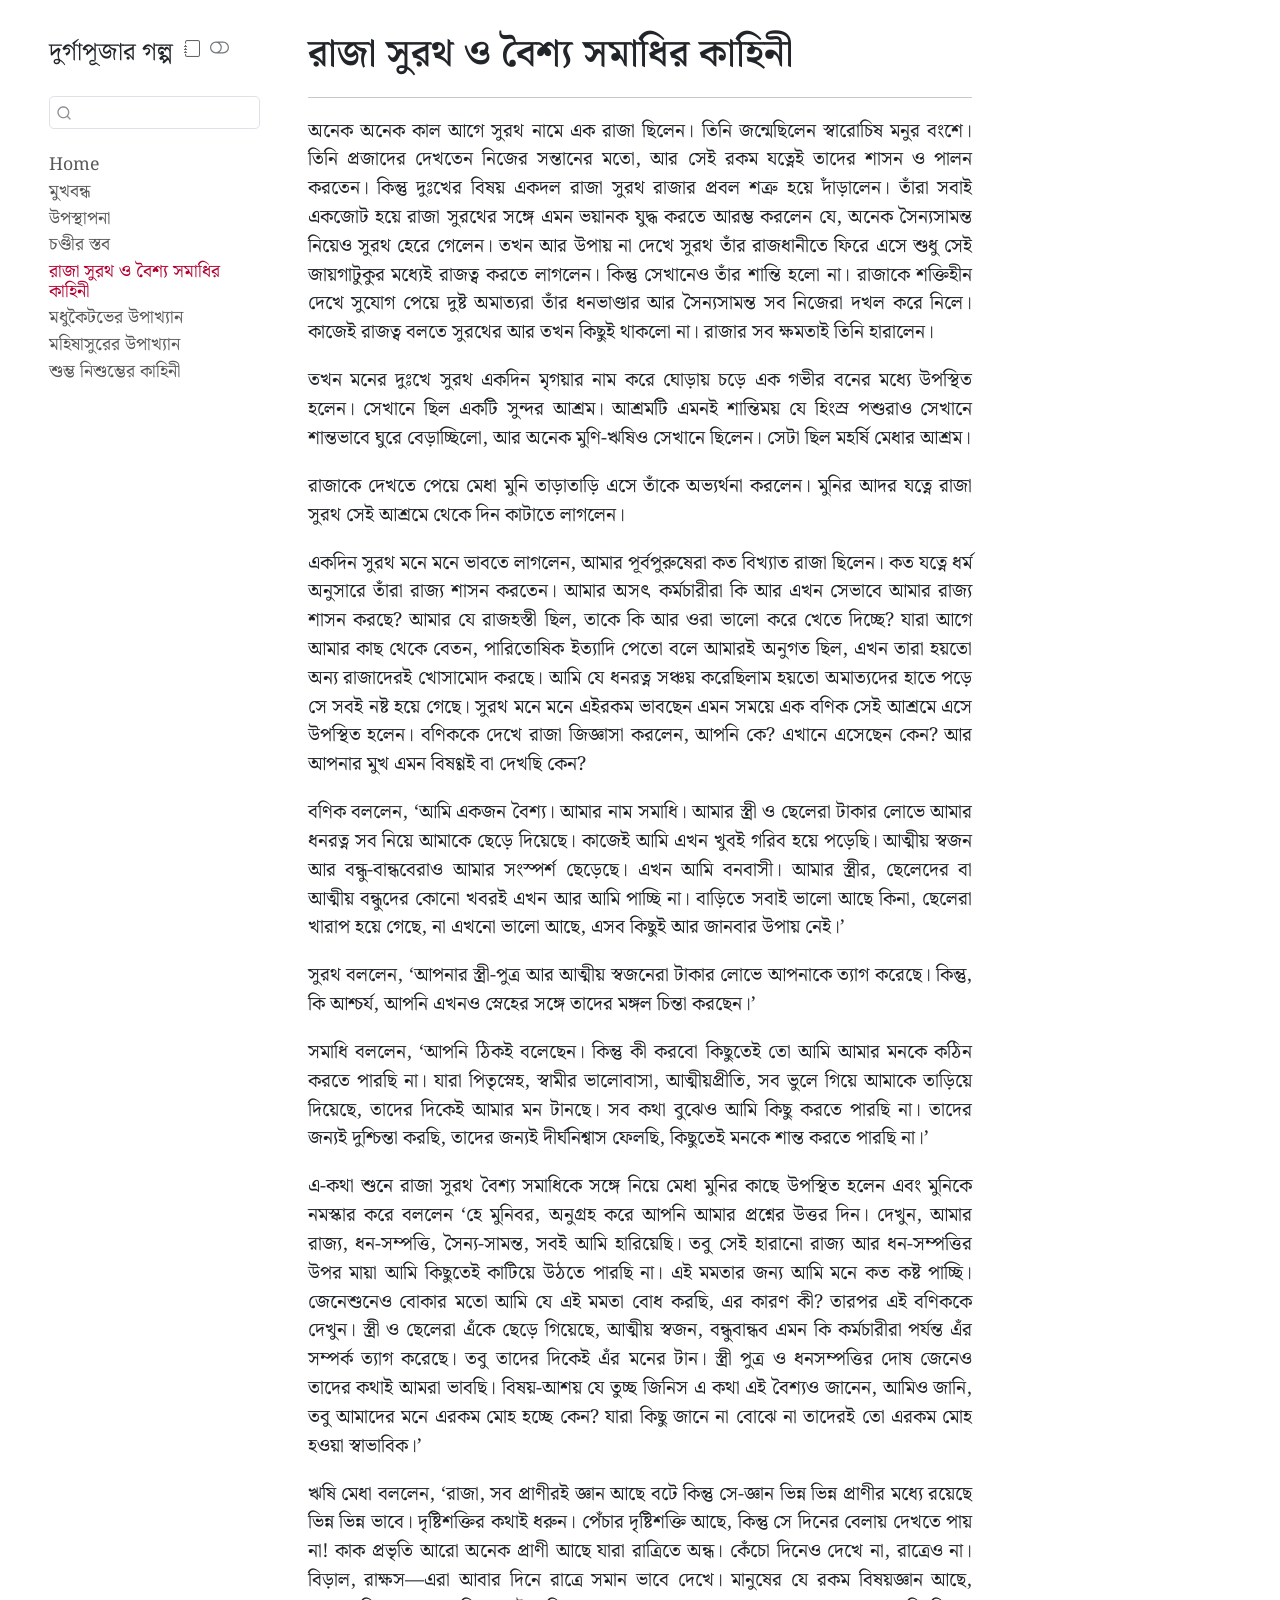
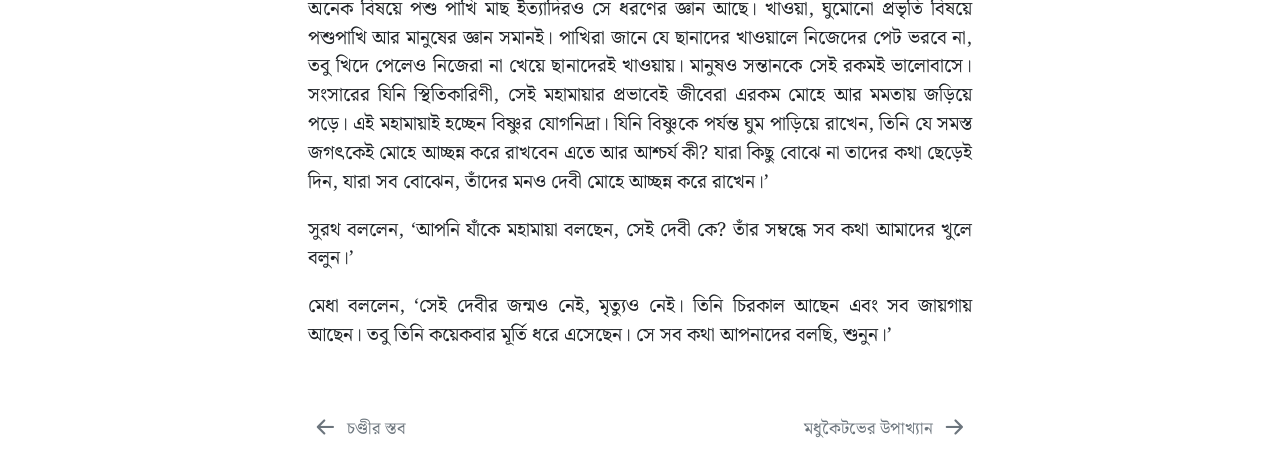
<file: docs/chap01.html>
<!DOCTYPE html>
<html xmlns="http://www.w3.org/1999/xhtml" lang="en" xml:lang="en"><head>

<meta charset="utf-8">
<meta name="generator" content="quarto-1.9.35">

<meta name="viewport" content="width=device-width, initial-scale=1.0, user-scalable=yes">


<title>রাজা সুরথ ও বৈশ্য সমাধির কাহিনী – দুর্গাপূজার গল্প</title>
<style>
/* Default styles provided by pandoc.
** See https://pandoc.org/MANUAL.html#variables-for-html for config info.
*/
code{white-space: pre-wrap;}
span.smallcaps{font-variant: small-caps;}
div.columns{display: flex; gap: min(4vw, 1.5em);}
div.column{flex: auto; overflow-x: auto;}
div.hanging-indent{margin-left: 1.5em; text-indent: -1.5em;}
ul.task-list{list-style: none;}
ul.task-list li input[type="checkbox"] {
  width: 0.8em;
  margin: 0 0.8em 0.2em -1em; /* quarto-specific, see https://github.com/quarto-dev/quarto-cli/issues/4556 */ 
  vertical-align: middle;
}
</style>


<script src="site_libs/quarto-nav/quarto-nav.js"></script>
<script src="site_libs/quarto-nav/headroom.min.js"></script>
<script src="site_libs/clipboard/clipboard.min.js"></script>
<script src="site_libs/quarto-search/autocomplete.umd.js"></script>
<script src="site_libs/quarto-search/fuse.min.js"></script>
<script src="site_libs/quarto-search/quarto-search.js"></script>
<meta name="quarto:offset" content="./">
<link href="./chap02.html" rel="next">
<link href="./chap00.html" rel="prev">
<script src="site_libs/quarto-html/quarto.js" type="module"></script>
<script src="site_libs/quarto-html/tabsets/tabsets.js" type="module"></script>
<script src="site_libs/quarto-html/popper.min.js"></script>
<script src="site_libs/quarto-html/tippy.umd.min.js"></script>
<script src="site_libs/quarto-html/anchor.min.js"></script>
<link href="site_libs/quarto-html/tippy.css" rel="stylesheet">
<link href="site_libs/quarto-html/quarto-syntax-highlighting-46f66b053e56abd73bb6e954d61a315b.css" rel="stylesheet" class="quarto-color-scheme" id="quarto-text-highlighting-styles">
<link href="site_libs/quarto-html/quarto-syntax-highlighting-dark-22b4aaf4c2978829df3684e8f2c068db.css" rel="stylesheet" class="quarto-color-scheme quarto-color-alternate" id="quarto-text-highlighting-styles">
<link href="site_libs/quarto-html/quarto-syntax-highlighting-46f66b053e56abd73bb6e954d61a315b.css" rel="stylesheet" class="quarto-color-scheme-extra" id="quarto-text-highlighting-styles">
<script src="site_libs/bootstrap/bootstrap.min.js"></script>
<link href="site_libs/bootstrap/bootstrap-icons.css" rel="stylesheet">
<link href="site_libs/bootstrap/bootstrap-4a6aa17e5aea7fdd4b924100caa447df.min.css" rel="stylesheet" append-hash="true" class="quarto-color-scheme" id="quarto-bootstrap" data-mode="light">
<link href="site_libs/bootstrap/bootstrap-dark-02c57d9c6282dbffd0d766c71dbac170.min.css" rel="stylesheet" append-hash="true" class="quarto-color-scheme quarto-color-alternate" id="quarto-bootstrap" data-mode="dark">
<link href="site_libs/bootstrap/bootstrap-4a6aa17e5aea7fdd4b924100caa447df.min.css" rel="stylesheet" append-hash="true" class="quarto-color-scheme-extra" id="quarto-bootstrap" data-mode="light">
<script id="quarto-search-options" type="application/json">{
  "location": "sidebar",
  "copy-button": false,
  "collapse-after": 3,
  "panel-placement": "start",
  "type": "textbox",
  "limit": 50,
  "keyboard-shortcut": [
    "f",
    "/",
    "s"
  ],
  "show-item-context": false,
  "language": {
    "search-no-results-text": "No results",
    "search-matching-documents-text": "matching documents",
    "search-copy-link-title": "Copy link to search",
    "search-hide-matches-text": "Hide additional matches",
    "search-more-match-text": "more match in this document",
    "search-more-matches-text": "more matches in this document",
    "search-clear-button-title": "Clear",
    "search-text-placeholder": "",
    "search-detached-cancel-button-title": "Cancel",
    "search-submit-button-title": "Submit",
    "search-label": "Search"
  }
}</script>
<link rel="stylesheet" href="https://fonts.googleapis.com/css?family=Noto Serif Bengali">


</head>

<body class="nav-sidebar floating quarto-light"><script id="quarto-html-before-body" type="application/javascript">
    const toggleBodyColorMode = (bsSheetEl) => {
      const mode = bsSheetEl.getAttribute("data-mode");
      const bodyEl = window.document.querySelector("body");
      if (mode === "dark") {
        bodyEl.classList.add("quarto-dark");
        bodyEl.classList.remove("quarto-light");
      } else {
        bodyEl.classList.add("quarto-light");
        bodyEl.classList.remove("quarto-dark");
      }
    }
    const toggleBodyColorPrimary = () => {
      const bsSheetEl = window.document.querySelector("link#quarto-bootstrap:not([rel=disabled-stylesheet])");
      if (bsSheetEl) {
        toggleBodyColorMode(bsSheetEl);
      }
    }
    const setColorSchemeToggle = (alternate) => {
      const toggles = window.document.querySelectorAll('.quarto-color-scheme-toggle');
      for (let i=0; i < toggles.length; i++) {
        const toggle = toggles[i];
        if (toggle) {
          if (alternate) {
            toggle.classList.add("alternate");
          } else {
            toggle.classList.remove("alternate");
          }
        }
      }
    };
    const toggleColorMode = (alternate) => {
      // Switch the stylesheets
      const primaryStylesheets = window.document.querySelectorAll('link.quarto-color-scheme:not(.quarto-color-alternate)');
      const alternateStylesheets = window.document.querySelectorAll('link.quarto-color-scheme.quarto-color-alternate');
      manageTransitions('#quarto-margin-sidebar .nav-link', false);
      if (alternate) {
        // note: dark is layered on light, we don't disable primary!
        enableStylesheet(alternateStylesheets);
        for (const sheetNode of alternateStylesheets) {
          if (sheetNode.id === "quarto-bootstrap") {
            toggleBodyColorMode(sheetNode);
          }
        }
      } else {
        disableStylesheet(alternateStylesheets);
        enableStylesheet(primaryStylesheets)
        toggleBodyColorPrimary();
      }
      manageTransitions('#quarto-margin-sidebar .nav-link', true);
      // Switch the toggles
      setColorSchemeToggle(alternate)
      // Hack to workaround the fact that safari doesn't
      // properly recolor the scrollbar when toggling (#1455)
      if (navigator.userAgent.indexOf('Safari') > 0 && navigator.userAgent.indexOf('Chrome') == -1) {
        manageTransitions("body", false);
        window.scrollTo(0, 1);
        setTimeout(() => {
          window.scrollTo(0, 0);
          manageTransitions("body", true);
        }, 40);
      }
    }
    const disableStylesheet = (stylesheets) => {
      for (let i=0; i < stylesheets.length; i++) {
        const stylesheet = stylesheets[i];
        stylesheet.rel = 'disabled-stylesheet';
      }
    }
    const enableStylesheet = (stylesheets) => {
      for (let i=0; i < stylesheets.length; i++) {
        const stylesheet = stylesheets[i];
        if(stylesheet.rel !== 'stylesheet') { // for Chrome, which will still FOUC without this check
          stylesheet.rel = 'stylesheet';
        }
      }
    }
    const manageTransitions = (selector, allowTransitions) => {
      const els = window.document.querySelectorAll(selector);
      for (let i=0; i < els.length; i++) {
        const el = els[i];
        if (allowTransitions) {
          el.classList.remove('notransition');
        } else {
          el.classList.add('notransition');
        }
      }
    }
    const isFileUrl = () => {
      return window.location.protocol === 'file:';
    }
    const hasAlternateSentinel = () => {
      let styleSentinel = getColorSchemeSentinel();
      if (styleSentinel !== null) {
        return styleSentinel === "alternate";
      } else {
        return false;
      }
    }
    const setStyleSentinel = (alternate) => {
      const value = alternate ? "alternate" : "default";
      if (!isFileUrl()) {
        window.localStorage.setItem("quarto-color-scheme", value);
      } else {
        localAlternateSentinel = value;
      }
    }
    const getColorSchemeSentinel = () => {
      if (!isFileUrl()) {
        const storageValue = window.localStorage.getItem("quarto-color-scheme");
        return storageValue != null ? storageValue : localAlternateSentinel;
      } else {
        return localAlternateSentinel;
      }
    }
    const toggleGiscusIfUsed = (isAlternate, darkModeDefault) => {
      const baseTheme = document.querySelector('#giscus-base-theme')?.value ?? 'light';
      const alternateTheme = document.querySelector('#giscus-alt-theme')?.value ?? 'dark';
      let newTheme = '';
      if(authorPrefersDark) {
        newTheme = isAlternate ? baseTheme : alternateTheme;
      } else {
        newTheme = isAlternate ? alternateTheme : baseTheme;
      }
      const changeGiscusTheme = () => {
        // From: https://github.com/giscus/giscus/issues/336
        const sendMessage = (message) => {
          const iframe = document.querySelector('iframe.giscus-frame');
          if (!iframe) return;
          iframe.contentWindow.postMessage({ giscus: message }, 'https://giscus.app');
        }
        sendMessage({
          setConfig: {
            theme: newTheme
          }
        });
      }
      const isGiscussLoaded = window.document.querySelector('iframe.giscus-frame') !== null;
      if (isGiscussLoaded) {
        changeGiscusTheme();
      }
    };
    const authorPrefersDark = false;
    const darkModeDefault = authorPrefersDark;
      document.querySelector('link#quarto-text-highlighting-styles.quarto-color-scheme-extra').rel = 'disabled-stylesheet';
      document.querySelector('link#quarto-bootstrap.quarto-color-scheme-extra').rel = 'disabled-stylesheet';
    let localAlternateSentinel = darkModeDefault ? 'alternate' : 'default';
    // Dark / light mode switch
    window.quartoToggleColorScheme = () => {
      // Read the current dark / light value
      let toAlternate = !hasAlternateSentinel();
      toggleColorMode(toAlternate);
      setStyleSentinel(toAlternate);
      toggleGiscusIfUsed(toAlternate, darkModeDefault);
      window.dispatchEvent(new Event('resize'));
    };
    // Switch to dark mode if need be
    if (hasAlternateSentinel()) {
      toggleColorMode(true);
    } else {
      toggleColorMode(false);
    }
  </script>

<div id="quarto-search-results"></div>
  <header id="quarto-header" class="headroom fixed-top">
  <nav class="quarto-secondary-nav">
    <div class="container-fluid d-flex">
      <button type="button" class="quarto-btn-toggle btn" data-bs-toggle="collapse" role="button" data-bs-target=".quarto-sidebar-collapse-item" aria-controls="quarto-sidebar" aria-expanded="false" aria-label="Toggle sidebar navigation" onclick="if (window.quartoToggleHeadroom) { window.quartoToggleHeadroom(); }">
        <i class="bi bi-layout-text-sidebar-reverse"></i>
      </button>
        <nav class="quarto-page-breadcrumbs" aria-label="breadcrumb"><ol class="breadcrumb"><li class="breadcrumb-item"><a href="./chap01.html">রাজা সুরথ ও বৈশ্য সমাধির কাহিনী</a></li></ol></nav>
        <a class="flex-grow-1" role="navigation" data-bs-toggle="collapse" data-bs-target=".quarto-sidebar-collapse-item" aria-controls="quarto-sidebar" aria-expanded="false" aria-label="Toggle sidebar navigation" onclick="if (window.quartoToggleHeadroom) { window.quartoToggleHeadroom(); }">      
        </a>
      <button type="button" class="btn quarto-search-button" aria-label="Search" onclick="window.quartoOpenSearch();">
        <i class="bi bi-search"></i>
      </button>
    </div>
  </nav>
</header>
<!-- content -->
<div id="quarto-content" class="quarto-container page-columns page-rows-contents page-layout-article">
<!-- sidebar -->
  <nav id="quarto-sidebar" class="sidebar collapse collapse-horizontal quarto-sidebar-collapse-item sidebar-navigation floating overflow-auto">
    <div class="pt-lg-2 mt-2 text-left sidebar-header">
    <div class="sidebar-title mb-0 py-0">
      <a href="./">দুর্গাপূজার গল্প</a> 
        <div class="sidebar-tools-main">
    <a href="./দুর্গাপূজার-গল্প.epub" title="Download ePub" class="quarto-navigation-tool px-1" aria-label="Download ePub"><i class="bi bi-journal"></i></a>
  <a href="" class="quarto-color-scheme-toggle quarto-navigation-tool  px-1" onclick="window.quartoToggleColorScheme(); return false;" title="Toggle dark mode"><i class="bi"></i></a>
</div>
    </div>
      </div>
        <div class="mt-2 flex-shrink-0 align-items-center">
        <div class="sidebar-search">
        <div id="quarto-search" class="" title="Search"></div>
        </div>
        </div>
    <div class="sidebar-menu-container"> 
    <ul class="list-unstyled mt-1">
        <li class="sidebar-item">
  <div class="sidebar-item-container"> 
  <a href="./index.html" class="sidebar-item-text sidebar-link">
 <span class="menu-text">Home</span></a>
  </div>
</li>
        <li class="sidebar-item">
  <div class="sidebar-item-container"> 
  <a href="./intro.html" class="sidebar-item-text sidebar-link">
 <span class="menu-text">মুখবন্ধ</span></a>
  </div>
</li>
        <li class="sidebar-item">
  <div class="sidebar-item-container"> 
  <a href="./preface.html" class="sidebar-item-text sidebar-link">
 <span class="menu-text">উপস্থাপনা</span></a>
  </div>
</li>
        <li class="sidebar-item">
  <div class="sidebar-item-container"> 
  <a href="./chap00.html" class="sidebar-item-text sidebar-link">
 <span class="menu-text">চণ্ডীর স্তব</span></a>
  </div>
</li>
        <li class="sidebar-item">
  <div class="sidebar-item-container"> 
  <a href="./chap01.html" class="sidebar-item-text sidebar-link active">
 <span class="menu-text">রাজা সুরথ ও বৈশ্য সমাধির কাহিনী</span></a>
  </div>
</li>
        <li class="sidebar-item">
  <div class="sidebar-item-container"> 
  <a href="./chap02.html" class="sidebar-item-text sidebar-link">
 <span class="menu-text">মধুকৈটভের উপাখ্যান</span></a>
  </div>
</li>
        <li class="sidebar-item">
  <div class="sidebar-item-container"> 
  <a href="./chap03.html" class="sidebar-item-text sidebar-link">
 <span class="menu-text">মহিষাসুরের উপাখ্যান</span></a>
  </div>
</li>
        <li class="sidebar-item">
  <div class="sidebar-item-container"> 
  <a href="./chap04.html" class="sidebar-item-text sidebar-link">
 <span class="menu-text">শুম্ভ নিশুম্ভের কাহিনী</span></a>
  </div>
</li>
    </ul>
    </div>
</nav>
<div id="quarto-sidebar-glass" class="quarto-sidebar-collapse-item" data-bs-toggle="collapse" data-bs-target=".quarto-sidebar-collapse-item"></div>
<!-- margin-sidebar -->
    <div id="quarto-margin-sidebar" class="sidebar margin-sidebar zindex-bottom">
        
    </div>
<!-- main -->
<main class="content" id="quarto-document-content">


<header id="title-block-header" class="quarto-title-block default">
<div class="quarto-title">
<h1 class="title">রাজা সুরথ ও বৈশ্য সমাধির কাহিনী</h1>
</div>



<div class="quarto-title-meta">

    
  
    
  </div>
  


</header>


<hr>
<p>অনেক অনেক কাল আগে সুরথ নামে এক রাজা ছিলেন। তিনি জন্মেছিলেন স্বারোচিষ মনুর বংশে। তিনি প্রজাদের দেখতেন নিজের সন্তানের মতো, আর সেই রকম যত্নেই তাদের শাসন ও পালন করতেন। কিন্তু দুঃখের বিষয় একদল রাজা সুরথ রাজার প্রবল শত্রু হয়ে দাঁড়ালেন। তাঁরা সবাই একজোট হয়ে রাজা সুরথের সঙ্গে এমন ভয়ানক যুদ্ধ করতে আরম্ভ করলেন যে, অনেক সৈন্যসামন্ত নিয়েও সুরথ হেরে গেলেন। তখন আর উপায় না দেখে সুরথ তাঁর রাজধানীতে ফিরে এসে শুধু সেই জায়গাটুকুর মধ্যেই রাজত্ব করতে লাগলেন। কিন্তু সেখানেও তাঁর শান্তি হলো না। রাজাকে শক্তিহীন দেখে সুযোগ পেয়ে দুষ্ট অমাত্যরা তাঁর ধনভাণ্ডার আর সৈন্যসামন্ত সব নিজেরা দখল করে নিলে। কাজেই রাজত্ব বলতে সুরথের আর তখন কিছুই থাকলো না। রাজার সব ক্ষমতাই তিনি হারালেন।</p>
<p>তখন মনের দুঃখে সুরথ একদিন মৃগয়ার নাম করে ঘোড়ায় চড়ে এক গভীর বনের মধ্যে উপস্থিত হলেন। সেখানে ছিল একটি সুন্দর আশ্রম। আশ্রমটি এমনই শান্তিময় যে হিংস্র পশুরাও সেখানে শান্তভাবে ঘুরে বেড়াচ্ছিলো, আর অনেক মুণি-ঋষিও সেখানে ছিলেন। সেটা ছিল মহর্ষি মেধার আশ্রম।</p>
<p>রাজাকে দেখতে পেয়ে মেধা মুনি তাড়াতাড়ি এসে তাঁকে অভ্যর্থনা করলেন। মুনির আদর যত্নে রাজা সুরথ সেই আশ্রমে থেকে দিন কাটাতে লাগলেন।</p>
<p>একদিন সুরথ মনে মনে ভাবতে লাগলেন, আমার পূর্বপুরুষেরা কত বিখ্যাত রাজা ছিলেন। কত যত্নে ধর্ম অনুসারে তাঁরা রাজ্য শাসন করতেন। আমার অসৎ কর্মচারীরা কি আর এখন সেভাবে আমার রাজ্য শাসন করছে? আমার যে রাজহস্তী ছিল, তাকে কি আর ওরা ভালো করে খেতে দিচ্ছে? যারা আগে আমার কাছ থেকে বেতন, পারিতোষিক ইত্যাদি পেতো বলে আমারই অনুগত ছিল, এখন তারা হয়তো অন্য রাজাদেরই খোসামোদ করছে। আমি যে ধনরত্ন সঞ্চয় করেছিলাম হয়তো অমাত্যদের হাতে পড়ে সে সবই নষ্ট হয়ে গেছে। সুরথ মনে মনে এইরকম ভাবছেন এমন সময়ে এক বণিক সেই আশ্রমে এসে উপস্থিত হলেন। বণিককে দেখে রাজা জিজ্ঞাসা করলেন, আপনি কে? এখানে এসেছেন কেন? আর আপনার মুখ এমন বিষণ্ণই বা দেখছি কেন?</p>
<p>বণিক বললেন, ‘আমি একজন বৈশ্য। আমার নাম সমাধি। আমার স্ত্রী ও ছেলেরা টাকার লোভে আমার ধনরত্ন সব নিয়ে আমাকে ছেড়ে দিয়েছে। কাজেই আমি এখন খুবই গরিব হয়ে পড়েছি। আত্মীয় স্বজন আর বন্ধু-বান্ধবেরাও আমার সংস্পর্শ ছেড়েছে। এখন আমি বনবাসী। আমার স্ত্রীর, ছেলেদের বা আত্মীয় বন্ধুদের কোনো খবরই এখন আর আমি পাচ্ছি না। বাড়িতে সবাই ভালো আছে কিনা, ছেলেরা খারাপ হয়ে গেছে, না এখনো ভালো আছে, এসব কিছুই আর জানবার উপায় নেই।’</p>
<p>সুরথ বললেন, ‘আপনার স্ত্রী-পুত্র আর আত্মীয় স্বজনেরা টাকার লোভে আপনাকে ত্যাগ করেছে। কিন্তু, কি আশ্চর্য, আপনি এখনও স্নেহের সঙ্গে তাদের মঙ্গল চিন্তা করছেন।’</p>
<p>সমাধি বললেন, ‘আপনি ঠিকই বলেছেন। কিন্তু কী করবো কিছুতেই তো আমি আমার মনকে কঠিন করতে পারছি না। যারা পিতৃস্নেহ, স্বামীর ভালোবাসা, আত্মীয়প্রীতি, সব ভুলে গিয়ে আমাকে তাড়িয়ে দিয়েছে, তাদের দিকেই আমার মন টানছে। সব কথা বুঝেও আমি কিছু করতে পারছি না। তাদের জন্যই দুশ্চিন্তা করছি, তাদের জন্যই দীর্ঘনিশ্বাস ফেলছি, কিছুতেই মনকে শান্ত করতে পারছি না।’</p>
<p>এ-কথা শুনে রাজা সুরথ বৈশ্য সমাধিকে সঙ্গে নিয়ে মেধা মুনির কাছে উপস্থিত হলেন এবং মুনিকে নমস্কার করে বললেন ‘হে মুনিবর, অনুগ্রহ করে আপনি আমার প্রশ্নের উত্তর দিন। দেখুন, আমার রাজ্য, ধন-সম্পত্তি, সৈন্য-সামন্ত, সবই আমি হারিয়েছি। তবু সেই হারানো রাজ্য আর ধন-সম্পত্তির উপর মায়া আমি কিছুতেই কাটিয়ে উঠতে পারছি না। এই মমতার জন্য আমি মনে কত কষ্ট পাচ্ছি। জেনেশুনেও বোকার মতো আমি যে এই মমতা বোধ করছি, এর কারণ কী? তারপর এই বণিককে দেখুন। স্ত্রী ও ছেলেরা এঁকে ছেড়ে গিয়েছে, আত্মীয় স্বজন, বন্ধুবান্ধব এমন কি কর্মচারীরা পর্যন্ত এঁর সম্পর্ক ত্যাগ করেছে। তবু তাদের দিকেই এঁর মনের টান। স্ত্রী পুত্র ও ধনসম্পত্তির দোষ জেনেও তাদের কথাই আমরা ভাবছি। বিষয়-আশয় যে তুচ্ছ জিনিস এ কথা এই বৈশ্যও জানেন, আমিও জানি, তবু আমাদের মনে এরকম মোহ হচ্ছে কেন? যারা কিছু জানে না বোঝে না তাদেরই তো এরকম মোহ হওয়া স্বাভাবিক।’</p>
<p>ঋষি মেধা বললেন, ‘রাজা, সব প্রাণীরই জ্ঞান আছে বটে কিন্তু সে-জ্ঞান ভিন্ন ভিন্ন প্রাণীর মধ্যে রয়েছে ভিন্ন ভিন্ন ভাবে। দৃষ্টিশক্তির কথাই ধরুন। পেঁচার দৃষ্টিশক্তি আছে, কিন্তু সে দিনের বেলায় দেখতে পায় না! কাক প্রভৃতি আরো অনেক প্রাণী আছে যারা রাত্রিতে অন্ধ। কেঁচো দিনেও দেখে না, রাত্রেও না। বিড়াল, রাক্ষস—এরা আবার দিনে রাত্রে সমান ভাবে দেখে। মানুষের যে রকম বিষয়জ্ঞান আছে, অনেক বিষয়ে পশু পাখি মাছ ইত্যাদিরও সে ধরণের জ্ঞান আছে। খাওয়া, ঘুমোনো প্রভৃতি বিষয়ে পশুপাখি আর মানুষের জ্ঞান সমানই। পাখিরা জানে যে ছানাদের খাওয়ালে নিজেদের পেট ভরবে না, তবু খিদে পেলেও নিজেরা না খেয়ে ছানাদেরই খাওয়ায়। মানুষও সন্তানকে সেই রকমই ভালোবাসে। সংসারের যিনি স্থিতিকারিণী, সেই মহামায়ার প্রভাবেই জীবেরা এরকম মোহে আর মমতায় জড়িয়ে পড়ে। এই মহামায়াই হচ্ছেন বিষ্ণুর যোগনিদ্রা। যিনি বিষ্ণুকে পর্যন্ত ঘুম পাড়িয়ে রাখেন, তিনি যে সমস্ত জগৎকেই মোহে আচ্ছন্ন করে রাখবেন এতে আর আশ্চর্য কী? যারা কিছু বোঝে না তাদের কথা ছেড়েই দিন, যারা সব বোঝেন, তাঁদের মনও দেবী মোহে আচ্ছন্ন করে রাখেন।’</p>
<p>সুরথ বললেন, ‘আপনি যাঁকে মহামায়া বলছেন, সেই দেবী কে? তাঁর সম্বন্ধে সব কথা আমাদের খুলে বলুন।’</p>
<p>মেধা বললেন, ‘সেই দেবীর জন্মও নেই, মৃত্যুও নেই। তিনি চিরকাল আছেন এবং সব জায়গায় আছেন। তবু তিনি কয়েকবার মূর্তি ধরে এসেছেন। সে সব কথা আপনাদের বলছি, শুনুন।’</p>



</main> <!-- /main -->
<script id="quarto-html-after-body" type="application/javascript">
  window.document.addEventListener("DOMContentLoaded", function (event) {
    // Ensure there is a toggle, if there isn't float one in the top right
    if (window.document.querySelector('.quarto-color-scheme-toggle') === null) {
      const a = window.document.createElement('a');
      a.classList.add('top-right');
      a.classList.add('quarto-color-scheme-toggle');
      a.href = "";
      a.onclick = function() { try { window.quartoToggleColorScheme(); } catch {} return false; };
      const i = window.document.createElement("i");
      i.classList.add('bi');
      a.appendChild(i);
      window.document.body.appendChild(a);
    }
    setColorSchemeToggle(hasAlternateSentinel())
    const icon = "";
    const anchorJS = new window.AnchorJS();
    anchorJS.options = {
      placement: 'right',
      icon: icon
    };
    anchorJS.add('.anchored');
    const isCodeAnnotation = (el) => {
      for (const clz of el.classList) {
        if (clz.startsWith('code-annotation-')) {                     
          return true;
        }
      }
      return false;
    }
    const onCopySuccess = function(e) {
      // button target
      const button = e.trigger;
      // don't keep focus
      button.blur();
      // flash "checked"
      button.classList.add('code-copy-button-checked');
      var currentTitle = button.getAttribute("title");
      button.setAttribute("title", "Copied!");
      let tooltip;
      if (window.bootstrap) {
        button.setAttribute("data-bs-toggle", "tooltip");
        button.setAttribute("data-bs-placement", "left");
        button.setAttribute("data-bs-title", "Copied!");
        tooltip = new bootstrap.Tooltip(button, 
          { trigger: "manual", 
            customClass: "code-copy-button-tooltip",
            offset: [0, -8]});
        tooltip.show();    
      }
      setTimeout(function() {
        if (tooltip) {
          tooltip.hide();
          button.removeAttribute("data-bs-title");
          button.removeAttribute("data-bs-toggle");
          button.removeAttribute("data-bs-placement");
        }
        button.setAttribute("title", currentTitle);
        button.classList.remove('code-copy-button-checked');
      }, 1000);
      // clear code selection
      e.clearSelection();
    }
    const getTextToCopy = function(trigger) {
      const outerScaffold = trigger.parentElement.cloneNode(true);
      const codeEl = outerScaffold.querySelector('code');
      for (const childEl of codeEl.children) {
        if (isCodeAnnotation(childEl)) {
          childEl.remove();
        }
      }
      return codeEl.innerText;
    }
    const clipboard = new window.ClipboardJS('.code-copy-button:not([data-in-quarto-modal])', {
      text: getTextToCopy
    });
    clipboard.on('success', onCopySuccess);
    if (window.document.getElementById('quarto-embedded-source-code-modal')) {
      const clipboardModal = new window.ClipboardJS('.code-copy-button[data-in-quarto-modal]', {
        text: getTextToCopy,
        container: window.document.getElementById('quarto-embedded-source-code-modal')
      });
      clipboardModal.on('success', onCopySuccess);
    }
      var localhostRegex = new RegExp(/^(?:http|https):\/\/localhost\:?[0-9]*\//);
      var mailtoRegex = new RegExp(/^mailto:/);
        var filterRegex = new RegExp('/' + window.location.host + '/');
      var isInternal = (href) => {
          return filterRegex.test(href) || localhostRegex.test(href) || mailtoRegex.test(href);
      }
      // Inspect non-navigation links and adorn them if external
     var links = window.document.querySelectorAll('a[href]:not(.nav-link):not(.navbar-brand):not(.toc-action):not(.sidebar-link):not(.sidebar-item-toggle):not(.pagination-link):not(.no-external):not([aria-hidden]):not(.dropdown-item):not(.quarto-navigation-tool):not(.about-link)');
      for (var i=0; i<links.length; i++) {
        const link = links[i];
        if (!isInternal(link.href)) {
          // undo the damage that might have been done by quarto-nav.js in the case of
          // links that we want to consider external
          if (link.dataset.originalHref !== undefined) {
            link.href = link.dataset.originalHref;
          }
        }
      }
    function tippyHover(el, contentFn, onTriggerFn, onUntriggerFn) {
      const config = {
        allowHTML: true,
        maxWidth: 500,
        delay: 100,
        arrow: false,
        appendTo: function(el) {
            return el.parentElement;
        },
        interactive: true,
        interactiveBorder: 10,
        theme: 'quarto',
        placement: 'bottom-start',
      };
      if (contentFn) {
        config.content = contentFn;
      }
      if (onTriggerFn) {
        config.onTrigger = onTriggerFn;
      }
      if (onUntriggerFn) {
        config.onUntrigger = onUntriggerFn;
      }
      window.tippy(el, config); 
    }
    const noterefs = window.document.querySelectorAll('a[role="doc-noteref"]');
    for (var i=0; i<noterefs.length; i++) {
      const ref = noterefs[i];
      tippyHover(ref, function() {
        // use id or data attribute instead here
        let href = ref.getAttribute('data-footnote-href') || ref.getAttribute('href');
        try { href = new URL(href).hash; } catch {}
        const id = href.replace(/^#\/?/, "");
        const note = window.document.getElementById(id);
        if (note) {
          return note.innerHTML;
        } else {
          return "";
        }
      });
    }
    const xrefs = window.document.querySelectorAll('a.quarto-xref');
    const processXRef = (id, note) => {
      // Strip column container classes
      const stripColumnClz = (el) => {
        el.classList.remove("page-full", "page-columns");
        if (el.children) {
          for (const child of el.children) {
            stripColumnClz(child);
          }
        }
      }
      stripColumnClz(note)
      if (id === null || id.startsWith('sec-')) {
        // Special case sections, only their first couple elements
        const container = document.createElement("div");
        if (note.children && note.children.length > 2) {
          container.appendChild(note.children[0].cloneNode(true));
          for (let i = 1; i < note.children.length; i++) {
            const child = note.children[i];
            if (child.tagName === "P" && child.innerText === "") {
              continue;
            } else {
              container.appendChild(child.cloneNode(true));
              break;
            }
          }
          if (window.Quarto?.typesetMath) {
            window.Quarto.typesetMath(container);
          }
          return container.innerHTML
        } else {
          if (window.Quarto?.typesetMath) {
            window.Quarto.typesetMath(note);
          }
          return note.innerHTML;
        }
      } else {
        // Remove any anchor links if they are present
        const anchorLink = note.querySelector('a.anchorjs-link');
        if (anchorLink) {
          anchorLink.remove();
        }
        if (window.Quarto?.typesetMath) {
          window.Quarto.typesetMath(note);
        }
        if (note.classList.contains("callout")) {
          return note.outerHTML;
        } else {
          return note.innerHTML;
        }
      }
    }
    for (var i=0; i<xrefs.length; i++) {
      const xref = xrefs[i];
      tippyHover(xref, undefined, function(instance) {
        instance.disable();
        let url = xref.getAttribute('href');
        let hash = undefined; 
        if (url.startsWith('#')) {
          hash = url;
        } else {
          try { hash = new URL(url).hash; } catch {}
        }
        if (hash) {
          const id = hash.replace(/^#\/?/, "");
          const note = window.document.getElementById(id);
          if (note !== null) {
            try {
              const html = processXRef(id, note.cloneNode(true));
              instance.setContent(html);
            } finally {
              instance.enable();
              instance.show();
            }
          } else {
            // See if we can fetch this
            fetch(url.split('#')[0])
            .then(res => res.text())
            .then(html => {
              const parser = new DOMParser();
              const htmlDoc = parser.parseFromString(html, "text/html");
              const note = htmlDoc.getElementById(id);
              if (note !== null) {
                const html = processXRef(id, note);
                instance.setContent(html);
              } 
            }).finally(() => {
              instance.enable();
              instance.show();
            });
          }
        } else {
          // See if we can fetch a full url (with no hash to target)
          // This is a special case and we should probably do some content thinning / targeting
          fetch(url)
          .then(res => res.text())
          .then(html => {
            const parser = new DOMParser();
            const htmlDoc = parser.parseFromString(html, "text/html");
            const note = htmlDoc.querySelector('main.content');
            if (note !== null) {
              // This should only happen for chapter cross references
              // (since there is no id in the URL)
              // remove the first header
              if (note.children.length > 0 && note.children[0].tagName === "HEADER") {
                note.children[0].remove();
              }
              const html = processXRef(null, note);
              instance.setContent(html);
            } 
          }).finally(() => {
            instance.enable();
            instance.show();
          });
        }
      }, function(instance) {
      });
    }
        let selectedAnnoteEl;
        const selectorForAnnotation = ( cell, annotation) => {
          let cellAttr = 'data-code-cell="' + cell + '"';
          let lineAttr = 'data-code-annotation="' +  annotation + '"';
          const selector = 'span[' + cellAttr + '][' + lineAttr + ']';
          return selector;
        }
        const selectCodeLines = (annoteEl) => {
          const doc = window.document;
          const targetCell = annoteEl.getAttribute("data-target-cell");
          const targetAnnotation = annoteEl.getAttribute("data-target-annotation");
          const annoteSpan = window.document.querySelector(selectorForAnnotation(targetCell, targetAnnotation));
          const lines = annoteSpan.getAttribute("data-code-lines").split(",");
          const lineIds = lines.map((line) => {
            return targetCell + "-" + line;
          })
          let top = null;
          let height = null;
          let parent = null;
          if (lineIds.length > 0) {
              //compute the position of the single el (top and bottom and make a div)
              const el = window.document.getElementById(lineIds[0]);
              top = el.offsetTop;
              height = el.offsetHeight;
              parent = el.parentElement.parentElement;
            if (lineIds.length > 1) {
              const lastEl = window.document.getElementById(lineIds[lineIds.length - 1]);
              const bottom = lastEl.offsetTop + lastEl.offsetHeight;
              height = bottom - top;
            }
            if (top !== null && height !== null && parent !== null) {
              // cook up a div (if necessary) and position it 
              let div = window.document.getElementById("code-annotation-line-highlight");
              if (div === null) {
                div = window.document.createElement("div");
                div.setAttribute("id", "code-annotation-line-highlight");
                div.style.position = 'absolute';
                parent.appendChild(div);
              }
              div.style.top = top - 2 + "px";
              div.style.height = height + 4 + "px";
              div.style.left = 0;
              let gutterDiv = window.document.getElementById("code-annotation-line-highlight-gutter");
              if (gutterDiv === null) {
                gutterDiv = window.document.createElement("div");
                gutterDiv.setAttribute("id", "code-annotation-line-highlight-gutter");
                gutterDiv.style.position = 'absolute';
                const codeCell = window.document.getElementById(targetCell);
                const gutter = codeCell.querySelector('.code-annotation-gutter');
                gutter.appendChild(gutterDiv);
              }
              gutterDiv.style.top = top - 2 + "px";
              gutterDiv.style.height = height + 4 + "px";
            }
            selectedAnnoteEl = annoteEl;
          }
        };
        const unselectCodeLines = () => {
          const elementsIds = ["code-annotation-line-highlight", "code-annotation-line-highlight-gutter"];
          elementsIds.forEach((elId) => {
            const div = window.document.getElementById(elId);
            if (div) {
              div.remove();
            }
          });
          selectedAnnoteEl = undefined;
        };
          // Handle positioning of the toggle
      window.addEventListener(
        "resize",
        throttle(() => {
          elRect = undefined;
          if (selectedAnnoteEl) {
            selectCodeLines(selectedAnnoteEl);
          }
        }, 10)
      );
      function throttle(fn, ms) {
      let throttle = false;
      let timer;
        return (...args) => {
          if(!throttle) { // first call gets through
              fn.apply(this, args);
              throttle = true;
          } else { // all the others get throttled
              if(timer) clearTimeout(timer); // cancel #2
              timer = setTimeout(() => {
                fn.apply(this, args);
                timer = throttle = false;
              }, ms);
          }
        };
      }
        // Attach click handler to the DT
        const annoteDls = window.document.querySelectorAll('dt[data-target-cell]');
        for (const annoteDlNode of annoteDls) {
          annoteDlNode.addEventListener('click', (event) => {
            const clickedEl = event.target;
            if (clickedEl !== selectedAnnoteEl) {
              unselectCodeLines();
              const activeEl = window.document.querySelector('dt[data-target-cell].code-annotation-active');
              if (activeEl) {
                activeEl.classList.remove('code-annotation-active');
              }
              selectCodeLines(clickedEl);
              clickedEl.classList.add('code-annotation-active');
            } else {
              // Unselect the line
              unselectCodeLines();
              clickedEl.classList.remove('code-annotation-active');
            }
          });
        }
    const findCites = (el) => {
      const parentEl = el.parentElement;
      if (parentEl) {
        const cites = parentEl.dataset.cites;
        if (cites) {
          return {
            el,
            cites: cites.split(' ')
          };
        } else {
          return findCites(el.parentElement)
        }
      } else {
        return undefined;
      }
    };
    var bibliorefs = window.document.querySelectorAll('a[role="doc-biblioref"]');
    for (var i=0; i<bibliorefs.length; i++) {
      const ref = bibliorefs[i];
      const citeInfo = findCites(ref);
      if (citeInfo) {
        tippyHover(citeInfo.el, function() {
          var popup = window.document.createElement('div');
          citeInfo.cites.forEach(function(cite) {
            var citeDiv = window.document.createElement('div');
            citeDiv.classList.add('hanging-indent');
            citeDiv.classList.add('csl-entry');
            var biblioDiv = window.document.getElementById('ref-' + cite);
            if (biblioDiv) {
              citeDiv.innerHTML = biblioDiv.innerHTML;
            }
            popup.appendChild(citeDiv);
          });
          return popup.innerHTML;
        });
      }
    }
  });
  </script>
<nav class="page-navigation">
  <div class="nav-page nav-page-previous">
      <a href="./chap00.html" class="pagination-link" aria-label="চণ্ডীর স্তব">
        <i class="bi bi-arrow-left-short"></i> <span class="nav-page-text">চণ্ডীর স্তব</span>
      </a>          
  </div>
  <div class="nav-page nav-page-next">
      <a href="./chap02.html" class="pagination-link" aria-label="মধুকৈটভের উপাখ্যান">
        <span class="nav-page-text">মধুকৈটভের উপাখ্যান</span> <i class="bi bi-arrow-right-short"></i>
      </a>
  </div>
</nav>
</div> <!-- /content -->




</body></html>
</file>
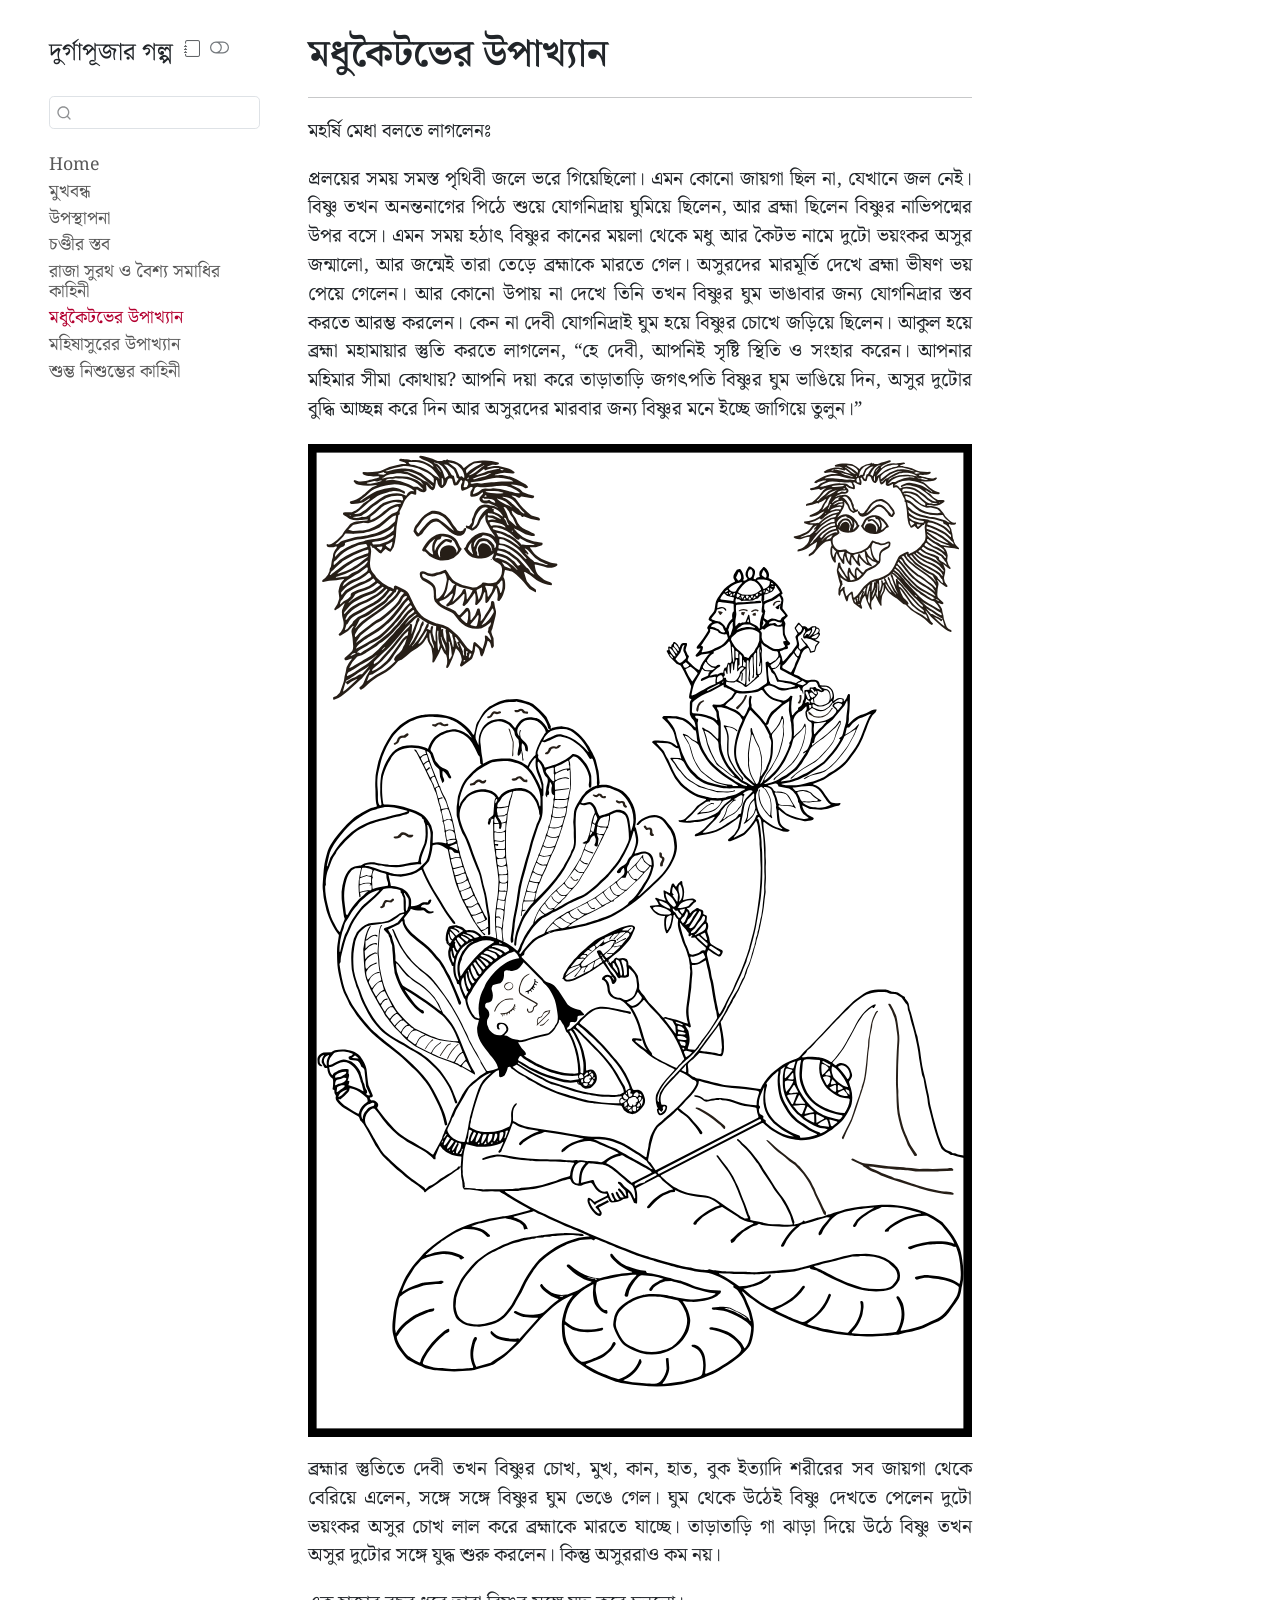
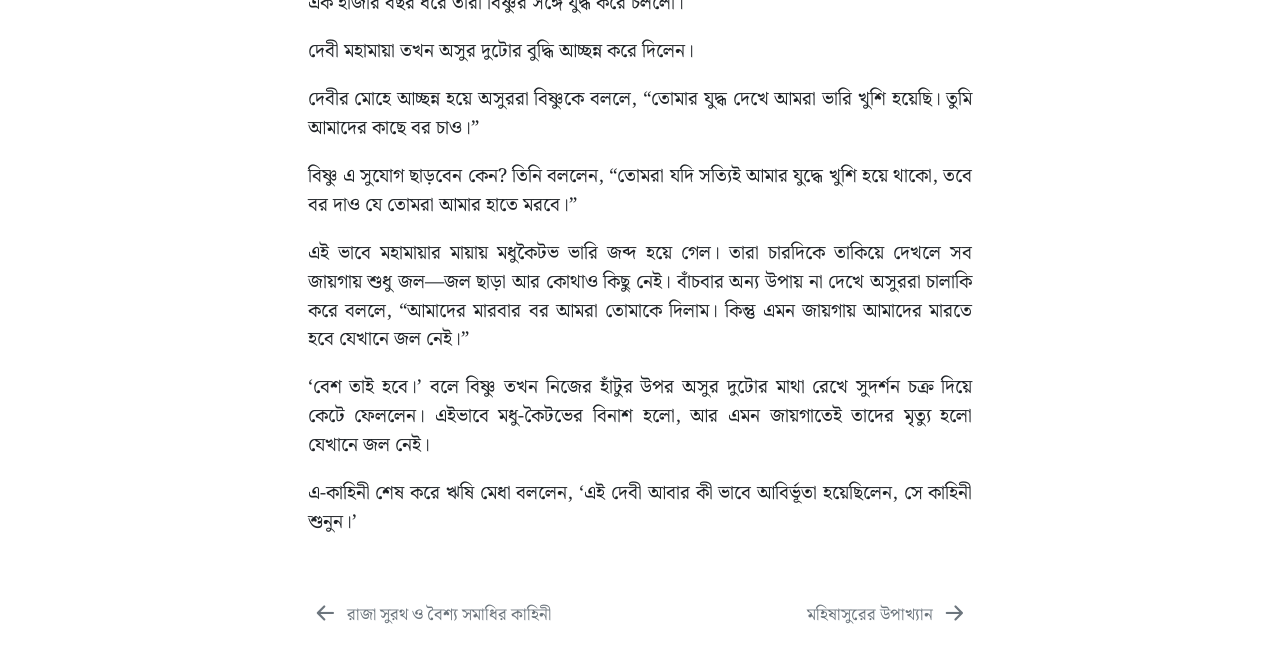
<file: docs/chap02.html>
<!DOCTYPE html>
<html xmlns="http://www.w3.org/1999/xhtml" lang="en" xml:lang="en"><head>

<meta charset="utf-8">
<meta name="generator" content="quarto-1.9.35">

<meta name="viewport" content="width=device-width, initial-scale=1.0, user-scalable=yes">


<title>মধুকৈটভের উপাখ্যান – দুর্গাপূজার গল্প</title>
<style>
/* Default styles provided by pandoc.
** See https://pandoc.org/MANUAL.html#variables-for-html for config info.
*/
code{white-space: pre-wrap;}
span.smallcaps{font-variant: small-caps;}
div.columns{display: flex; gap: min(4vw, 1.5em);}
div.column{flex: auto; overflow-x: auto;}
div.hanging-indent{margin-left: 1.5em; text-indent: -1.5em;}
ul.task-list{list-style: none;}
ul.task-list li input[type="checkbox"] {
  width: 0.8em;
  margin: 0 0.8em 0.2em -1em; /* quarto-specific, see https://github.com/quarto-dev/quarto-cli/issues/4556 */ 
  vertical-align: middle;
}
</style>


<script src="site_libs/quarto-nav/quarto-nav.js"></script>
<script src="site_libs/quarto-nav/headroom.min.js"></script>
<script src="site_libs/clipboard/clipboard.min.js"></script>
<script src="site_libs/quarto-search/autocomplete.umd.js"></script>
<script src="site_libs/quarto-search/fuse.min.js"></script>
<script src="site_libs/quarto-search/quarto-search.js"></script>
<meta name="quarto:offset" content="./">
<link href="./chap03.html" rel="next">
<link href="./chap01.html" rel="prev">
<script src="site_libs/quarto-html/quarto.js" type="module"></script>
<script src="site_libs/quarto-html/tabsets/tabsets.js" type="module"></script>
<script src="site_libs/quarto-html/popper.min.js"></script>
<script src="site_libs/quarto-html/tippy.umd.min.js"></script>
<script src="site_libs/quarto-html/anchor.min.js"></script>
<link href="site_libs/quarto-html/tippy.css" rel="stylesheet">
<link href="site_libs/quarto-html/quarto-syntax-highlighting-46f66b053e56abd73bb6e954d61a315b.css" rel="stylesheet" class="quarto-color-scheme" id="quarto-text-highlighting-styles">
<link href="site_libs/quarto-html/quarto-syntax-highlighting-dark-22b4aaf4c2978829df3684e8f2c068db.css" rel="stylesheet" class="quarto-color-scheme quarto-color-alternate" id="quarto-text-highlighting-styles">
<link href="site_libs/quarto-html/quarto-syntax-highlighting-46f66b053e56abd73bb6e954d61a315b.css" rel="stylesheet" class="quarto-color-scheme-extra" id="quarto-text-highlighting-styles">
<script src="site_libs/bootstrap/bootstrap.min.js"></script>
<link href="site_libs/bootstrap/bootstrap-icons.css" rel="stylesheet">
<link href="site_libs/bootstrap/bootstrap-4a6aa17e5aea7fdd4b924100caa447df.min.css" rel="stylesheet" append-hash="true" class="quarto-color-scheme" id="quarto-bootstrap" data-mode="light">
<link href="site_libs/bootstrap/bootstrap-dark-02c57d9c6282dbffd0d766c71dbac170.min.css" rel="stylesheet" append-hash="true" class="quarto-color-scheme quarto-color-alternate" id="quarto-bootstrap" data-mode="dark">
<link href="site_libs/bootstrap/bootstrap-4a6aa17e5aea7fdd4b924100caa447df.min.css" rel="stylesheet" append-hash="true" class="quarto-color-scheme-extra" id="quarto-bootstrap" data-mode="light">
<script id="quarto-search-options" type="application/json">{
  "location": "sidebar",
  "copy-button": false,
  "collapse-after": 3,
  "panel-placement": "start",
  "type": "textbox",
  "limit": 50,
  "keyboard-shortcut": [
    "f",
    "/",
    "s"
  ],
  "show-item-context": false,
  "language": {
    "search-no-results-text": "No results",
    "search-matching-documents-text": "matching documents",
    "search-copy-link-title": "Copy link to search",
    "search-hide-matches-text": "Hide additional matches",
    "search-more-match-text": "more match in this document",
    "search-more-matches-text": "more matches in this document",
    "search-clear-button-title": "Clear",
    "search-text-placeholder": "",
    "search-detached-cancel-button-title": "Cancel",
    "search-submit-button-title": "Submit",
    "search-label": "Search"
  }
}</script>
<link rel="stylesheet" href="https://fonts.googleapis.com/css?family=Noto Serif Bengali">


</head>

<body class="nav-sidebar floating quarto-light"><script id="quarto-html-before-body" type="application/javascript">
    const toggleBodyColorMode = (bsSheetEl) => {
      const mode = bsSheetEl.getAttribute("data-mode");
      const bodyEl = window.document.querySelector("body");
      if (mode === "dark") {
        bodyEl.classList.add("quarto-dark");
        bodyEl.classList.remove("quarto-light");
      } else {
        bodyEl.classList.add("quarto-light");
        bodyEl.classList.remove("quarto-dark");
      }
    }
    const toggleBodyColorPrimary = () => {
      const bsSheetEl = window.document.querySelector("link#quarto-bootstrap:not([rel=disabled-stylesheet])");
      if (bsSheetEl) {
        toggleBodyColorMode(bsSheetEl);
      }
    }
    const setColorSchemeToggle = (alternate) => {
      const toggles = window.document.querySelectorAll('.quarto-color-scheme-toggle');
      for (let i=0; i < toggles.length; i++) {
        const toggle = toggles[i];
        if (toggle) {
          if (alternate) {
            toggle.classList.add("alternate");
          } else {
            toggle.classList.remove("alternate");
          }
        }
      }
    };
    const toggleColorMode = (alternate) => {
      // Switch the stylesheets
      const primaryStylesheets = window.document.querySelectorAll('link.quarto-color-scheme:not(.quarto-color-alternate)');
      const alternateStylesheets = window.document.querySelectorAll('link.quarto-color-scheme.quarto-color-alternate');
      manageTransitions('#quarto-margin-sidebar .nav-link', false);
      if (alternate) {
        // note: dark is layered on light, we don't disable primary!
        enableStylesheet(alternateStylesheets);
        for (const sheetNode of alternateStylesheets) {
          if (sheetNode.id === "quarto-bootstrap") {
            toggleBodyColorMode(sheetNode);
          }
        }
      } else {
        disableStylesheet(alternateStylesheets);
        enableStylesheet(primaryStylesheets)
        toggleBodyColorPrimary();
      }
      manageTransitions('#quarto-margin-sidebar .nav-link', true);
      // Switch the toggles
      setColorSchemeToggle(alternate)
      // Hack to workaround the fact that safari doesn't
      // properly recolor the scrollbar when toggling (#1455)
      if (navigator.userAgent.indexOf('Safari') > 0 && navigator.userAgent.indexOf('Chrome') == -1) {
        manageTransitions("body", false);
        window.scrollTo(0, 1);
        setTimeout(() => {
          window.scrollTo(0, 0);
          manageTransitions("body", true);
        }, 40);
      }
    }
    const disableStylesheet = (stylesheets) => {
      for (let i=0; i < stylesheets.length; i++) {
        const stylesheet = stylesheets[i];
        stylesheet.rel = 'disabled-stylesheet';
      }
    }
    const enableStylesheet = (stylesheets) => {
      for (let i=0; i < stylesheets.length; i++) {
        const stylesheet = stylesheets[i];
        if(stylesheet.rel !== 'stylesheet') { // for Chrome, which will still FOUC without this check
          stylesheet.rel = 'stylesheet';
        }
      }
    }
    const manageTransitions = (selector, allowTransitions) => {
      const els = window.document.querySelectorAll(selector);
      for (let i=0; i < els.length; i++) {
        const el = els[i];
        if (allowTransitions) {
          el.classList.remove('notransition');
        } else {
          el.classList.add('notransition');
        }
      }
    }
    const isFileUrl = () => {
      return window.location.protocol === 'file:';
    }
    const hasAlternateSentinel = () => {
      let styleSentinel = getColorSchemeSentinel();
      if (styleSentinel !== null) {
        return styleSentinel === "alternate";
      } else {
        return false;
      }
    }
    const setStyleSentinel = (alternate) => {
      const value = alternate ? "alternate" : "default";
      if (!isFileUrl()) {
        window.localStorage.setItem("quarto-color-scheme", value);
      } else {
        localAlternateSentinel = value;
      }
    }
    const getColorSchemeSentinel = () => {
      if (!isFileUrl()) {
        const storageValue = window.localStorage.getItem("quarto-color-scheme");
        return storageValue != null ? storageValue : localAlternateSentinel;
      } else {
        return localAlternateSentinel;
      }
    }
    const toggleGiscusIfUsed = (isAlternate, darkModeDefault) => {
      const baseTheme = document.querySelector('#giscus-base-theme')?.value ?? 'light';
      const alternateTheme = document.querySelector('#giscus-alt-theme')?.value ?? 'dark';
      let newTheme = '';
      if(authorPrefersDark) {
        newTheme = isAlternate ? baseTheme : alternateTheme;
      } else {
        newTheme = isAlternate ? alternateTheme : baseTheme;
      }
      const changeGiscusTheme = () => {
        // From: https://github.com/giscus/giscus/issues/336
        const sendMessage = (message) => {
          const iframe = document.querySelector('iframe.giscus-frame');
          if (!iframe) return;
          iframe.contentWindow.postMessage({ giscus: message }, 'https://giscus.app');
        }
        sendMessage({
          setConfig: {
            theme: newTheme
          }
        });
      }
      const isGiscussLoaded = window.document.querySelector('iframe.giscus-frame') !== null;
      if (isGiscussLoaded) {
        changeGiscusTheme();
      }
    };
    const authorPrefersDark = false;
    const darkModeDefault = authorPrefersDark;
      document.querySelector('link#quarto-text-highlighting-styles.quarto-color-scheme-extra').rel = 'disabled-stylesheet';
      document.querySelector('link#quarto-bootstrap.quarto-color-scheme-extra').rel = 'disabled-stylesheet';
    let localAlternateSentinel = darkModeDefault ? 'alternate' : 'default';
    // Dark / light mode switch
    window.quartoToggleColorScheme = () => {
      // Read the current dark / light value
      let toAlternate = !hasAlternateSentinel();
      toggleColorMode(toAlternate);
      setStyleSentinel(toAlternate);
      toggleGiscusIfUsed(toAlternate, darkModeDefault);
      window.dispatchEvent(new Event('resize'));
    };
    // Switch to dark mode if need be
    if (hasAlternateSentinel()) {
      toggleColorMode(true);
    } else {
      toggleColorMode(false);
    }
  </script>

<div id="quarto-search-results"></div>
  <header id="quarto-header" class="headroom fixed-top">
  <nav class="quarto-secondary-nav">
    <div class="container-fluid d-flex">
      <button type="button" class="quarto-btn-toggle btn" data-bs-toggle="collapse" role="button" data-bs-target=".quarto-sidebar-collapse-item" aria-controls="quarto-sidebar" aria-expanded="false" aria-label="Toggle sidebar navigation" onclick="if (window.quartoToggleHeadroom) { window.quartoToggleHeadroom(); }">
        <i class="bi bi-layout-text-sidebar-reverse"></i>
      </button>
        <nav class="quarto-page-breadcrumbs" aria-label="breadcrumb"><ol class="breadcrumb"><li class="breadcrumb-item"><a href="./chap02.html">মধুকৈটভের উপাখ্যান</a></li></ol></nav>
        <a class="flex-grow-1" role="navigation" data-bs-toggle="collapse" data-bs-target=".quarto-sidebar-collapse-item" aria-controls="quarto-sidebar" aria-expanded="false" aria-label="Toggle sidebar navigation" onclick="if (window.quartoToggleHeadroom) { window.quartoToggleHeadroom(); }">      
        </a>
      <button type="button" class="btn quarto-search-button" aria-label="Search" onclick="window.quartoOpenSearch();">
        <i class="bi bi-search"></i>
      </button>
    </div>
  </nav>
</header>
<!-- content -->
<div id="quarto-content" class="quarto-container page-columns page-rows-contents page-layout-article">
<!-- sidebar -->
  <nav id="quarto-sidebar" class="sidebar collapse collapse-horizontal quarto-sidebar-collapse-item sidebar-navigation floating overflow-auto">
    <div class="pt-lg-2 mt-2 text-left sidebar-header">
    <div class="sidebar-title mb-0 py-0">
      <a href="./">দুর্গাপূজার গল্প</a> 
        <div class="sidebar-tools-main">
    <a href="./দুর্গাপূজার-গল্প.epub" title="Download ePub" class="quarto-navigation-tool px-1" aria-label="Download ePub"><i class="bi bi-journal"></i></a>
  <a href="" class="quarto-color-scheme-toggle quarto-navigation-tool  px-1" onclick="window.quartoToggleColorScheme(); return false;" title="Toggle dark mode"><i class="bi"></i></a>
</div>
    </div>
      </div>
        <div class="mt-2 flex-shrink-0 align-items-center">
        <div class="sidebar-search">
        <div id="quarto-search" class="" title="Search"></div>
        </div>
        </div>
    <div class="sidebar-menu-container"> 
    <ul class="list-unstyled mt-1">
        <li class="sidebar-item">
  <div class="sidebar-item-container"> 
  <a href="./index.html" class="sidebar-item-text sidebar-link">
 <span class="menu-text">Home</span></a>
  </div>
</li>
        <li class="sidebar-item">
  <div class="sidebar-item-container"> 
  <a href="./intro.html" class="sidebar-item-text sidebar-link">
 <span class="menu-text">মুখবন্ধ</span></a>
  </div>
</li>
        <li class="sidebar-item">
  <div class="sidebar-item-container"> 
  <a href="./preface.html" class="sidebar-item-text sidebar-link">
 <span class="menu-text">উপস্থাপনা</span></a>
  </div>
</li>
        <li class="sidebar-item">
  <div class="sidebar-item-container"> 
  <a href="./chap00.html" class="sidebar-item-text sidebar-link">
 <span class="menu-text">চণ্ডীর স্তব</span></a>
  </div>
</li>
        <li class="sidebar-item">
  <div class="sidebar-item-container"> 
  <a href="./chap01.html" class="sidebar-item-text sidebar-link">
 <span class="menu-text">রাজা সুরথ ও বৈশ্য সমাধির কাহিনী</span></a>
  </div>
</li>
        <li class="sidebar-item">
  <div class="sidebar-item-container"> 
  <a href="./chap02.html" class="sidebar-item-text sidebar-link active">
 <span class="menu-text">মধুকৈটভের উপাখ্যান</span></a>
  </div>
</li>
        <li class="sidebar-item">
  <div class="sidebar-item-container"> 
  <a href="./chap03.html" class="sidebar-item-text sidebar-link">
 <span class="menu-text">মহিষাসুরের উপাখ্যান</span></a>
  </div>
</li>
        <li class="sidebar-item">
  <div class="sidebar-item-container"> 
  <a href="./chap04.html" class="sidebar-item-text sidebar-link">
 <span class="menu-text">শুম্ভ নিশুম্ভের কাহিনী</span></a>
  </div>
</li>
    </ul>
    </div>
</nav>
<div id="quarto-sidebar-glass" class="quarto-sidebar-collapse-item" data-bs-toggle="collapse" data-bs-target=".quarto-sidebar-collapse-item"></div>
<!-- margin-sidebar -->
    <div id="quarto-margin-sidebar" class="sidebar margin-sidebar zindex-bottom">
        
    </div>
<!-- main -->
<main class="content" id="quarto-document-content">


<header id="title-block-header" class="quarto-title-block default">
<div class="quarto-title">
<h1 class="title">মধুকৈটভের উপাখ্যান</h1>
</div>



<div class="quarto-title-meta">

    
  
    
  </div>
  


</header>


<hr>
<p>মহর্ষি মেধা বলতে লাগলেনঃ</p>
<p>প্রলয়ের সময় সমস্ত পৃথিবী জলে ভরে গিয়েছিলো। এমন কোনো জায়গা ছিল না, যেখানে জল নেই। বিষ্ণু তখন অনন্তনাগের পিঠে শুয়ে যোগনিদ্রায় ঘুমিয়ে ছিলেন, আর ব্রহ্মা ছিলেন বিষ্ণুর নাভিপদ্মের উপর বসে। এমন সময় হঠাৎ বিষ্ণুর কানের ময়লা থেকে মধু আর কৈটভ নামে দুটো ভয়ংকর অসুর জন্মালো, আর জন্মেই তারা তেড়ে ব্রহ্মাকে মারতে গেল। অসুরদের মারমূর্তি দেখে ব্রহ্মা ভীষণ ভয় পেয়ে গেলেন। আর কোনো উপায় না দেখে তিনি তখন বিষ্ণুর ঘুম ভাঙাবার জন্য যোগনিদ্রার স্তব করতে আরম্ভ করলেন। কেন না দেবী যোগনিদ্রাই ঘুম হয়ে বিষ্ণুর চোখে জড়িয়ে ছিলেন। আকুল হয়ে ব্রহ্মা মহামায়ার স্তুতি করতে লাগলেন, “হে দেবী, আপনিই সৃষ্টি স্থিতি ও সংহার করেন। আপনার মহিমার সীমা কোথায়? আপনি দয়া করে তাড়াতাড়ি জগৎপতি বিষ্ণুর ঘুম ভাঙিয়ে দিন, অসুর দুটোর বুদ্ধি আচ্ছন্ন করে দিন আর অসুরদের মারবার জন্য বিষ্ণুর মনে ইচ্ছে জাগিয়ে তুলুন।”</p>
<p><img src="illustrations/madhu-kaitabh.svg" class="img-fluid" style="width:100.0%"></p>
<p>ব্রহ্মার স্তুতিতে দেবী তখন বিষ্ণুর চোখ, মুখ, কান, হাত, বুক ইত্যাদি শরীরের সব জায়গা থেকে বেরিয়ে এলেন, সঙ্গে সঙ্গে বিষ্ণুর ঘুম ভেঙে গেল। ঘুম থেকে উঠেই বিষ্ণু দেখতে পেলেন দুটো ভয়ংকর অসুর চোখ লাল করে ব্রহ্মাকে মারতে যাচ্ছে। তাড়াতাড়ি গা ঝাড়া দিয়ে উঠে বিষ্ণু তখন অসুর দুটোর সঙ্গে যুদ্ধ শুরু করলেন। কিন্তু অসুররাও কম নয়।</p>
<p>এক হাজার বছর ধরে তারা বিষ্ণুর সঙ্গে যুদ্ধ করে চললো।</p>
<p>দেবী মহামায়া তখন অসুর দুটোর বুদ্ধি আচ্ছন্ন করে দিলেন।</p>
<p>দেবীর মোহে আচ্ছন্ন হয়ে অসুররা বিষ্ণুকে বললে, “তোমার যুদ্ধ দেখে আমরা ভারি খুশি হয়েছি। তুমি আমাদের কাছে বর চাও।”</p>
<p>বিষ্ণু এ সুযোগ ছাড়বেন কেন? তিনি বললেন, “তোমরা যদি সত্যিই আমার যুদ্ধে খুশি হয়ে থাকো, তবে বর দাও যে তোমরা আমার হাতে মরবে।”</p>
<p>এই ভাবে মহামায়ার মায়ায় মধুকৈটভ ভারি জব্দ হয়ে গেল। তারা চারদিকে তাকিয়ে দেখলে সব জায়গায় শুধু জল—জল ছাড়া আর কোথাও কিছু নেই। বাঁচবার অন্য উপায় না দেখে অসুররা চালাকি করে বললে, “আমাদের মারবার বর আমরা তোমাকে দিলাম। কিন্তু এমন জায়গায় আমাদের মারতে হবে যেখানে জল নেই।”</p>
<p>‘বেশ তাই হবে।’ বলে বিষ্ণু তখন নিজের হাঁটুর উপর অসুর দুটোর মাথা রেখে সুদর্শন চক্র দিয়ে কেটে ফেললেন। এইভাবে মধু-কৈটভের বিনাশ হলো, আর এমন জায়গাতেই তাদের মৃত্যু হলো যেখানে জল নেই।</p>
<p>এ-কাহিনী শেষ করে ঋষি মেধা বললেন, ‘এই দেবী আবার কী ভাবে আবির্ভূতা হয়েছিলেন, সে কাহিনী শুনুন।’</p>



</main> <!-- /main -->
<script id="quarto-html-after-body" type="application/javascript">
  window.document.addEventListener("DOMContentLoaded", function (event) {
    // Ensure there is a toggle, if there isn't float one in the top right
    if (window.document.querySelector('.quarto-color-scheme-toggle') === null) {
      const a = window.document.createElement('a');
      a.classList.add('top-right');
      a.classList.add('quarto-color-scheme-toggle');
      a.href = "";
      a.onclick = function() { try { window.quartoToggleColorScheme(); } catch {} return false; };
      const i = window.document.createElement("i");
      i.classList.add('bi');
      a.appendChild(i);
      window.document.body.appendChild(a);
    }
    setColorSchemeToggle(hasAlternateSentinel())
    const icon = "";
    const anchorJS = new window.AnchorJS();
    anchorJS.options = {
      placement: 'right',
      icon: icon
    };
    anchorJS.add('.anchored');
    const isCodeAnnotation = (el) => {
      for (const clz of el.classList) {
        if (clz.startsWith('code-annotation-')) {                     
          return true;
        }
      }
      return false;
    }
    const onCopySuccess = function(e) {
      // button target
      const button = e.trigger;
      // don't keep focus
      button.blur();
      // flash "checked"
      button.classList.add('code-copy-button-checked');
      var currentTitle = button.getAttribute("title");
      button.setAttribute("title", "Copied!");
      let tooltip;
      if (window.bootstrap) {
        button.setAttribute("data-bs-toggle", "tooltip");
        button.setAttribute("data-bs-placement", "left");
        button.setAttribute("data-bs-title", "Copied!");
        tooltip = new bootstrap.Tooltip(button, 
          { trigger: "manual", 
            customClass: "code-copy-button-tooltip",
            offset: [0, -8]});
        tooltip.show();    
      }
      setTimeout(function() {
        if (tooltip) {
          tooltip.hide();
          button.removeAttribute("data-bs-title");
          button.removeAttribute("data-bs-toggle");
          button.removeAttribute("data-bs-placement");
        }
        button.setAttribute("title", currentTitle);
        button.classList.remove('code-copy-button-checked');
      }, 1000);
      // clear code selection
      e.clearSelection();
    }
    const getTextToCopy = function(trigger) {
      const outerScaffold = trigger.parentElement.cloneNode(true);
      const codeEl = outerScaffold.querySelector('code');
      for (const childEl of codeEl.children) {
        if (isCodeAnnotation(childEl)) {
          childEl.remove();
        }
      }
      return codeEl.innerText;
    }
    const clipboard = new window.ClipboardJS('.code-copy-button:not([data-in-quarto-modal])', {
      text: getTextToCopy
    });
    clipboard.on('success', onCopySuccess);
    if (window.document.getElementById('quarto-embedded-source-code-modal')) {
      const clipboardModal = new window.ClipboardJS('.code-copy-button[data-in-quarto-modal]', {
        text: getTextToCopy,
        container: window.document.getElementById('quarto-embedded-source-code-modal')
      });
      clipboardModal.on('success', onCopySuccess);
    }
      var localhostRegex = new RegExp(/^(?:http|https):\/\/localhost\:?[0-9]*\//);
      var mailtoRegex = new RegExp(/^mailto:/);
        var filterRegex = new RegExp('/' + window.location.host + '/');
      var isInternal = (href) => {
          return filterRegex.test(href) || localhostRegex.test(href) || mailtoRegex.test(href);
      }
      // Inspect non-navigation links and adorn them if external
     var links = window.document.querySelectorAll('a[href]:not(.nav-link):not(.navbar-brand):not(.toc-action):not(.sidebar-link):not(.sidebar-item-toggle):not(.pagination-link):not(.no-external):not([aria-hidden]):not(.dropdown-item):not(.quarto-navigation-tool):not(.about-link)');
      for (var i=0; i<links.length; i++) {
        const link = links[i];
        if (!isInternal(link.href)) {
          // undo the damage that might have been done by quarto-nav.js in the case of
          // links that we want to consider external
          if (link.dataset.originalHref !== undefined) {
            link.href = link.dataset.originalHref;
          }
        }
      }
    function tippyHover(el, contentFn, onTriggerFn, onUntriggerFn) {
      const config = {
        allowHTML: true,
        maxWidth: 500,
        delay: 100,
        arrow: false,
        appendTo: function(el) {
            return el.parentElement;
        },
        interactive: true,
        interactiveBorder: 10,
        theme: 'quarto',
        placement: 'bottom-start',
      };
      if (contentFn) {
        config.content = contentFn;
      }
      if (onTriggerFn) {
        config.onTrigger = onTriggerFn;
      }
      if (onUntriggerFn) {
        config.onUntrigger = onUntriggerFn;
      }
      window.tippy(el, config); 
    }
    const noterefs = window.document.querySelectorAll('a[role="doc-noteref"]');
    for (var i=0; i<noterefs.length; i++) {
      const ref = noterefs[i];
      tippyHover(ref, function() {
        // use id or data attribute instead here
        let href = ref.getAttribute('data-footnote-href') || ref.getAttribute('href');
        try { href = new URL(href).hash; } catch {}
        const id = href.replace(/^#\/?/, "");
        const note = window.document.getElementById(id);
        if (note) {
          return note.innerHTML;
        } else {
          return "";
        }
      });
    }
    const xrefs = window.document.querySelectorAll('a.quarto-xref');
    const processXRef = (id, note) => {
      // Strip column container classes
      const stripColumnClz = (el) => {
        el.classList.remove("page-full", "page-columns");
        if (el.children) {
          for (const child of el.children) {
            stripColumnClz(child);
          }
        }
      }
      stripColumnClz(note)
      if (id === null || id.startsWith('sec-')) {
        // Special case sections, only their first couple elements
        const container = document.createElement("div");
        if (note.children && note.children.length > 2) {
          container.appendChild(note.children[0].cloneNode(true));
          for (let i = 1; i < note.children.length; i++) {
            const child = note.children[i];
            if (child.tagName === "P" && child.innerText === "") {
              continue;
            } else {
              container.appendChild(child.cloneNode(true));
              break;
            }
          }
          if (window.Quarto?.typesetMath) {
            window.Quarto.typesetMath(container);
          }
          return container.innerHTML
        } else {
          if (window.Quarto?.typesetMath) {
            window.Quarto.typesetMath(note);
          }
          return note.innerHTML;
        }
      } else {
        // Remove any anchor links if they are present
        const anchorLink = note.querySelector('a.anchorjs-link');
        if (anchorLink) {
          anchorLink.remove();
        }
        if (window.Quarto?.typesetMath) {
          window.Quarto.typesetMath(note);
        }
        if (note.classList.contains("callout")) {
          return note.outerHTML;
        } else {
          return note.innerHTML;
        }
      }
    }
    for (var i=0; i<xrefs.length; i++) {
      const xref = xrefs[i];
      tippyHover(xref, undefined, function(instance) {
        instance.disable();
        let url = xref.getAttribute('href');
        let hash = undefined; 
        if (url.startsWith('#')) {
          hash = url;
        } else {
          try { hash = new URL(url).hash; } catch {}
        }
        if (hash) {
          const id = hash.replace(/^#\/?/, "");
          const note = window.document.getElementById(id);
          if (note !== null) {
            try {
              const html = processXRef(id, note.cloneNode(true));
              instance.setContent(html);
            } finally {
              instance.enable();
              instance.show();
            }
          } else {
            // See if we can fetch this
            fetch(url.split('#')[0])
            .then(res => res.text())
            .then(html => {
              const parser = new DOMParser();
              const htmlDoc = parser.parseFromString(html, "text/html");
              const note = htmlDoc.getElementById(id);
              if (note !== null) {
                const html = processXRef(id, note);
                instance.setContent(html);
              } 
            }).finally(() => {
              instance.enable();
              instance.show();
            });
          }
        } else {
          // See if we can fetch a full url (with no hash to target)
          // This is a special case and we should probably do some content thinning / targeting
          fetch(url)
          .then(res => res.text())
          .then(html => {
            const parser = new DOMParser();
            const htmlDoc = parser.parseFromString(html, "text/html");
            const note = htmlDoc.querySelector('main.content');
            if (note !== null) {
              // This should only happen for chapter cross references
              // (since there is no id in the URL)
              // remove the first header
              if (note.children.length > 0 && note.children[0].tagName === "HEADER") {
                note.children[0].remove();
              }
              const html = processXRef(null, note);
              instance.setContent(html);
            } 
          }).finally(() => {
            instance.enable();
            instance.show();
          });
        }
      }, function(instance) {
      });
    }
        let selectedAnnoteEl;
        const selectorForAnnotation = ( cell, annotation) => {
          let cellAttr = 'data-code-cell="' + cell + '"';
          let lineAttr = 'data-code-annotation="' +  annotation + '"';
          const selector = 'span[' + cellAttr + '][' + lineAttr + ']';
          return selector;
        }
        const selectCodeLines = (annoteEl) => {
          const doc = window.document;
          const targetCell = annoteEl.getAttribute("data-target-cell");
          const targetAnnotation = annoteEl.getAttribute("data-target-annotation");
          const annoteSpan = window.document.querySelector(selectorForAnnotation(targetCell, targetAnnotation));
          const lines = annoteSpan.getAttribute("data-code-lines").split(",");
          const lineIds = lines.map((line) => {
            return targetCell + "-" + line;
          })
          let top = null;
          let height = null;
          let parent = null;
          if (lineIds.length > 0) {
              //compute the position of the single el (top and bottom and make a div)
              const el = window.document.getElementById(lineIds[0]);
              top = el.offsetTop;
              height = el.offsetHeight;
              parent = el.parentElement.parentElement;
            if (lineIds.length > 1) {
              const lastEl = window.document.getElementById(lineIds[lineIds.length - 1]);
              const bottom = lastEl.offsetTop + lastEl.offsetHeight;
              height = bottom - top;
            }
            if (top !== null && height !== null && parent !== null) {
              // cook up a div (if necessary) and position it 
              let div = window.document.getElementById("code-annotation-line-highlight");
              if (div === null) {
                div = window.document.createElement("div");
                div.setAttribute("id", "code-annotation-line-highlight");
                div.style.position = 'absolute';
                parent.appendChild(div);
              }
              div.style.top = top - 2 + "px";
              div.style.height = height + 4 + "px";
              div.style.left = 0;
              let gutterDiv = window.document.getElementById("code-annotation-line-highlight-gutter");
              if (gutterDiv === null) {
                gutterDiv = window.document.createElement("div");
                gutterDiv.setAttribute("id", "code-annotation-line-highlight-gutter");
                gutterDiv.style.position = 'absolute';
                const codeCell = window.document.getElementById(targetCell);
                const gutter = codeCell.querySelector('.code-annotation-gutter');
                gutter.appendChild(gutterDiv);
              }
              gutterDiv.style.top = top - 2 + "px";
              gutterDiv.style.height = height + 4 + "px";
            }
            selectedAnnoteEl = annoteEl;
          }
        };
        const unselectCodeLines = () => {
          const elementsIds = ["code-annotation-line-highlight", "code-annotation-line-highlight-gutter"];
          elementsIds.forEach((elId) => {
            const div = window.document.getElementById(elId);
            if (div) {
              div.remove();
            }
          });
          selectedAnnoteEl = undefined;
        };
          // Handle positioning of the toggle
      window.addEventListener(
        "resize",
        throttle(() => {
          elRect = undefined;
          if (selectedAnnoteEl) {
            selectCodeLines(selectedAnnoteEl);
          }
        }, 10)
      );
      function throttle(fn, ms) {
      let throttle = false;
      let timer;
        return (...args) => {
          if(!throttle) { // first call gets through
              fn.apply(this, args);
              throttle = true;
          } else { // all the others get throttled
              if(timer) clearTimeout(timer); // cancel #2
              timer = setTimeout(() => {
                fn.apply(this, args);
                timer = throttle = false;
              }, ms);
          }
        };
      }
        // Attach click handler to the DT
        const annoteDls = window.document.querySelectorAll('dt[data-target-cell]');
        for (const annoteDlNode of annoteDls) {
          annoteDlNode.addEventListener('click', (event) => {
            const clickedEl = event.target;
            if (clickedEl !== selectedAnnoteEl) {
              unselectCodeLines();
              const activeEl = window.document.querySelector('dt[data-target-cell].code-annotation-active');
              if (activeEl) {
                activeEl.classList.remove('code-annotation-active');
              }
              selectCodeLines(clickedEl);
              clickedEl.classList.add('code-annotation-active');
            } else {
              // Unselect the line
              unselectCodeLines();
              clickedEl.classList.remove('code-annotation-active');
            }
          });
        }
    const findCites = (el) => {
      const parentEl = el.parentElement;
      if (parentEl) {
        const cites = parentEl.dataset.cites;
        if (cites) {
          return {
            el,
            cites: cites.split(' ')
          };
        } else {
          return findCites(el.parentElement)
        }
      } else {
        return undefined;
      }
    };
    var bibliorefs = window.document.querySelectorAll('a[role="doc-biblioref"]');
    for (var i=0; i<bibliorefs.length; i++) {
      const ref = bibliorefs[i];
      const citeInfo = findCites(ref);
      if (citeInfo) {
        tippyHover(citeInfo.el, function() {
          var popup = window.document.createElement('div');
          citeInfo.cites.forEach(function(cite) {
            var citeDiv = window.document.createElement('div');
            citeDiv.classList.add('hanging-indent');
            citeDiv.classList.add('csl-entry');
            var biblioDiv = window.document.getElementById('ref-' + cite);
            if (biblioDiv) {
              citeDiv.innerHTML = biblioDiv.innerHTML;
            }
            popup.appendChild(citeDiv);
          });
          return popup.innerHTML;
        });
      }
    }
  });
  </script>
<nav class="page-navigation">
  <div class="nav-page nav-page-previous">
      <a href="./chap01.html" class="pagination-link" aria-label="রাজা সুরথ ও বৈশ্য সমাধির কাহিনী">
        <i class="bi bi-arrow-left-short"></i> <span class="nav-page-text">রাজা সুরথ ও বৈশ্য সমাধির কাহিনী</span>
      </a>          
  </div>
  <div class="nav-page nav-page-next">
      <a href="./chap03.html" class="pagination-link" aria-label="মহিষাসুরের উপাখ্যান">
        <span class="nav-page-text">মহিষাসুরের উপাখ্যান</span> <i class="bi bi-arrow-right-short"></i>
      </a>
  </div>
</nav>
</div> <!-- /content -->




</body></html>
</file>
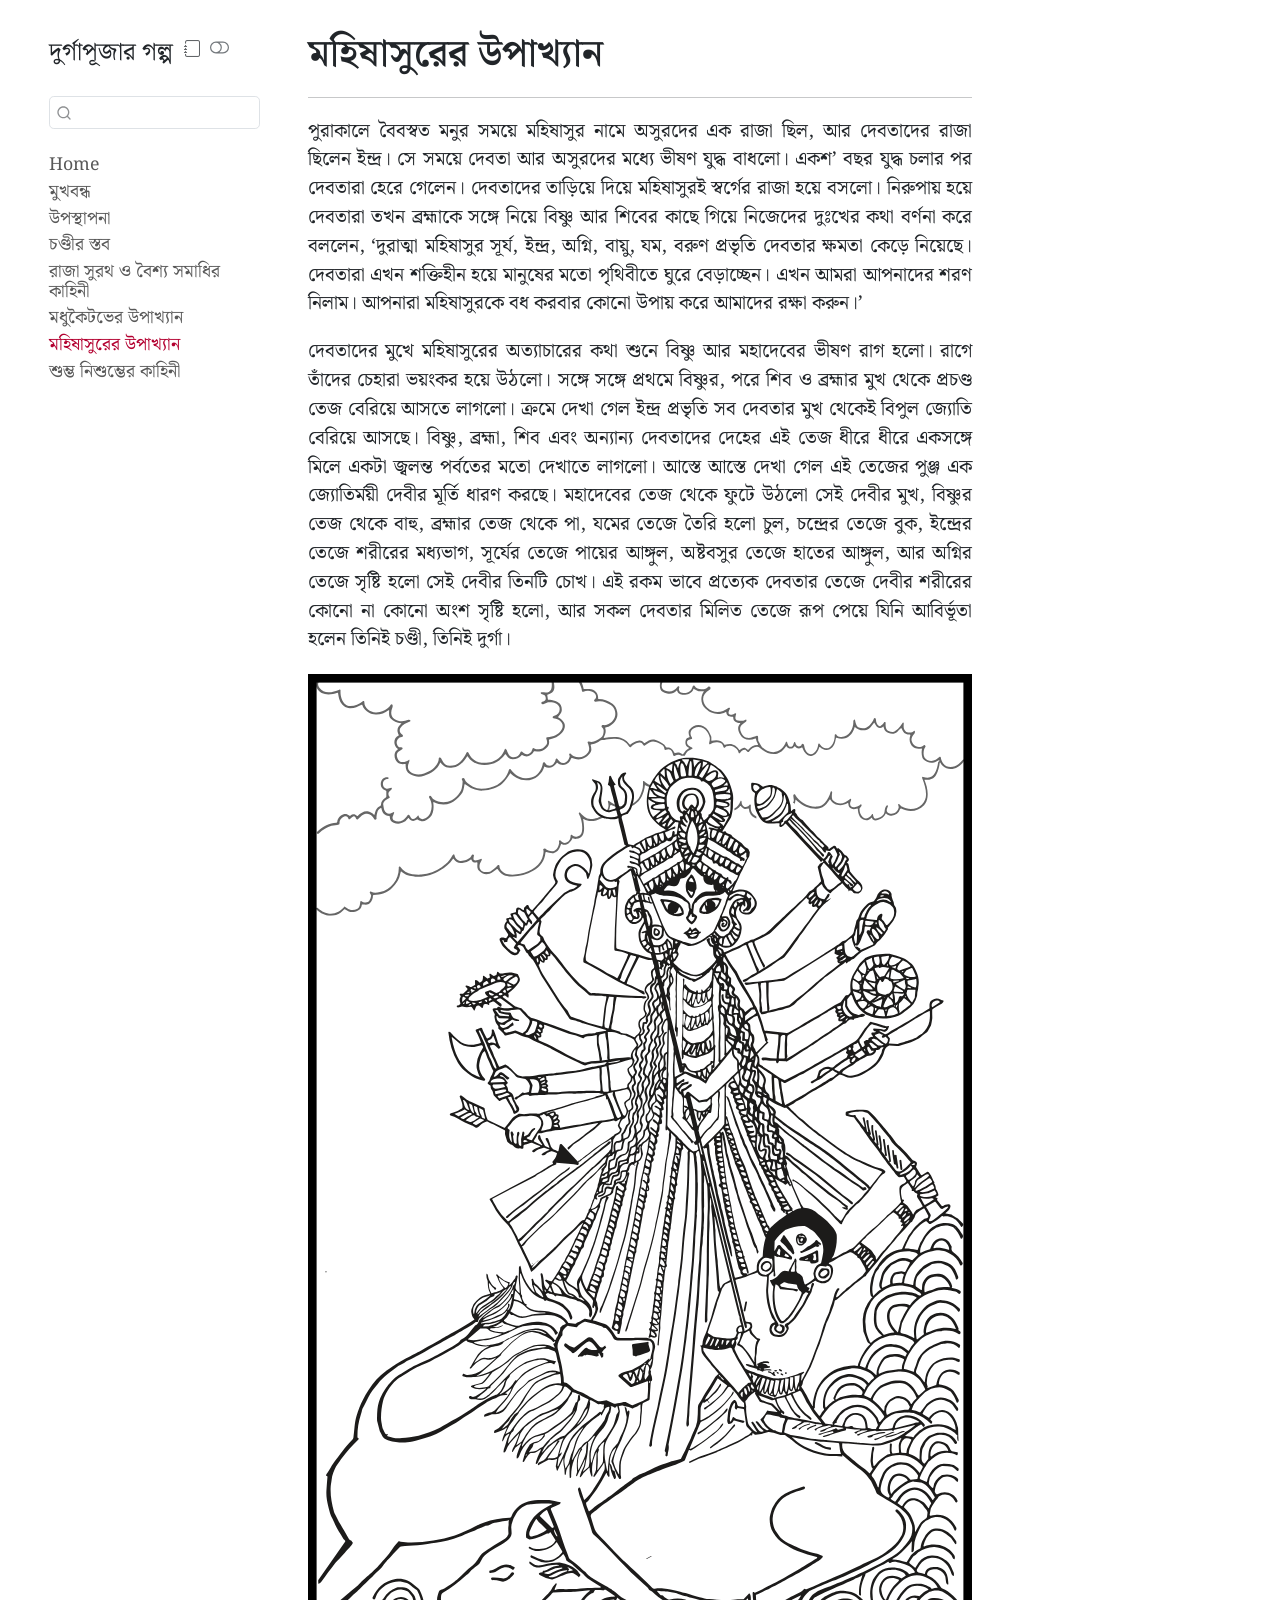
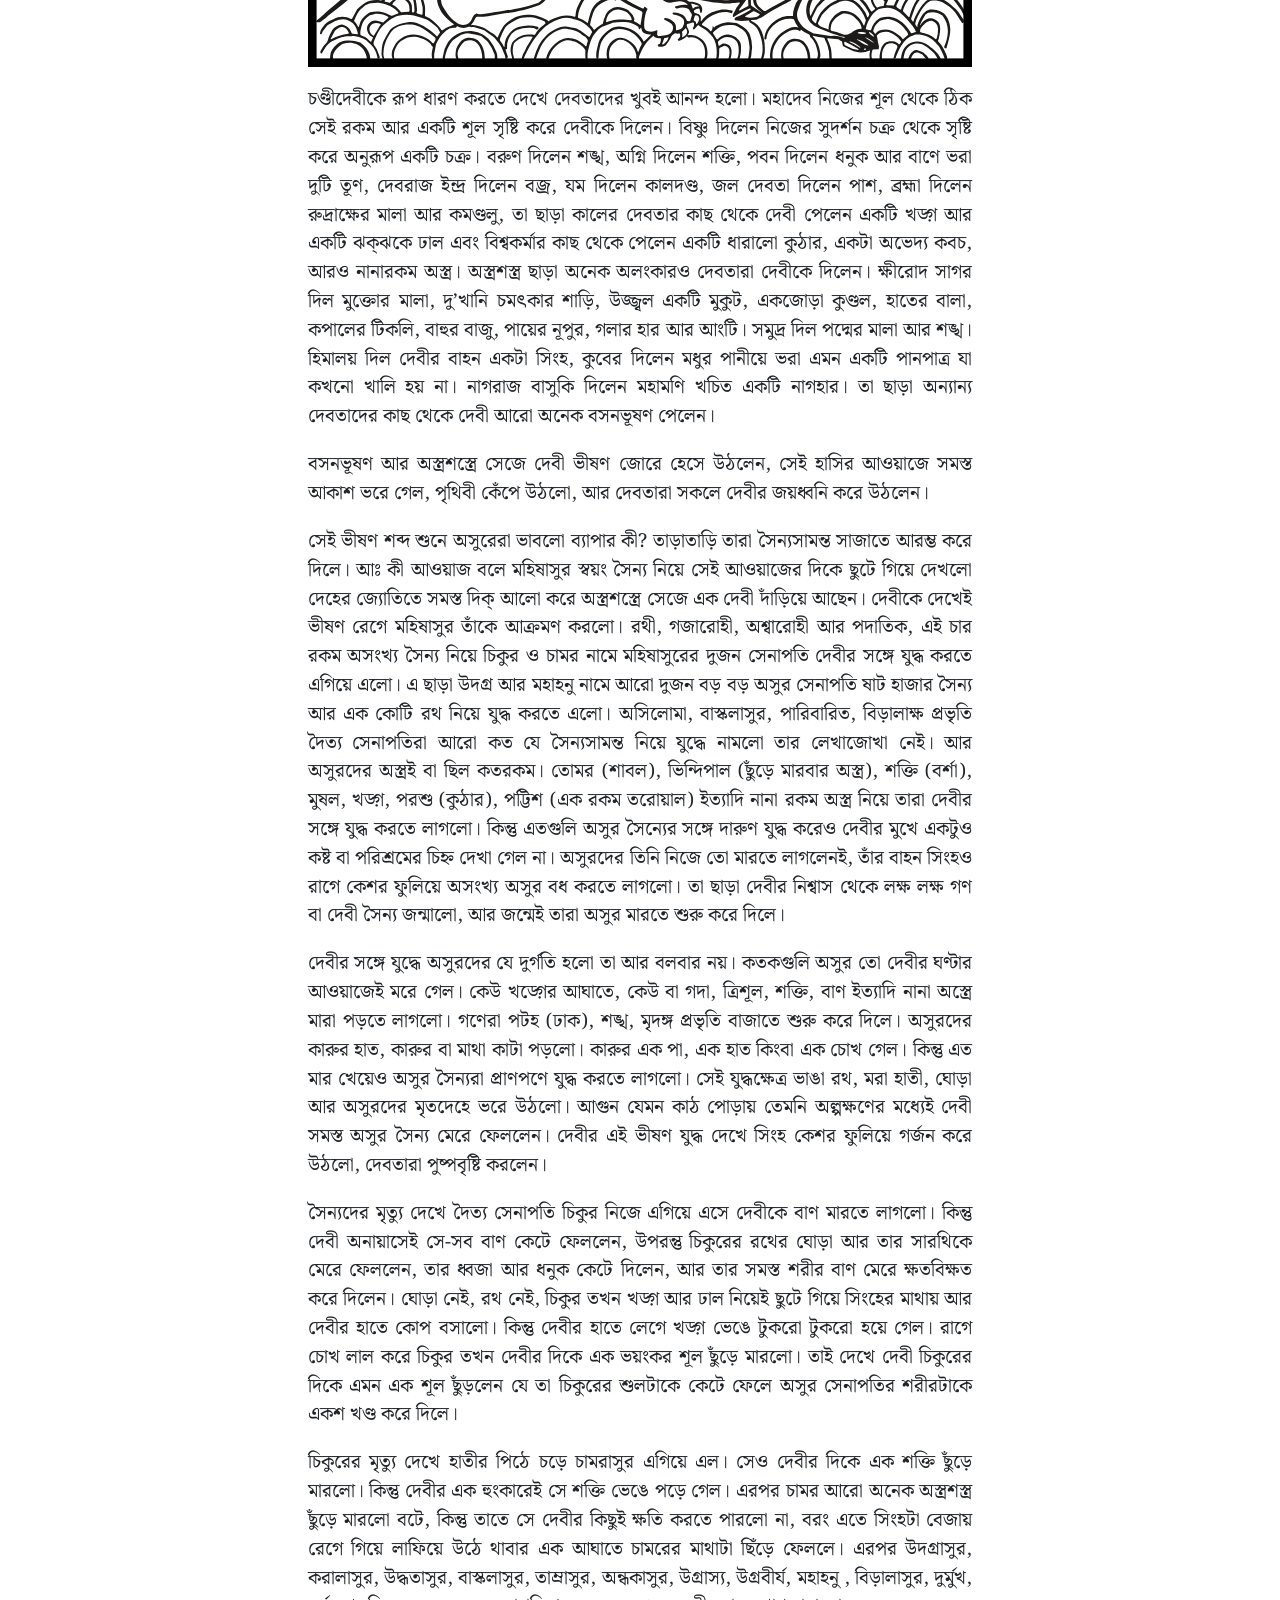
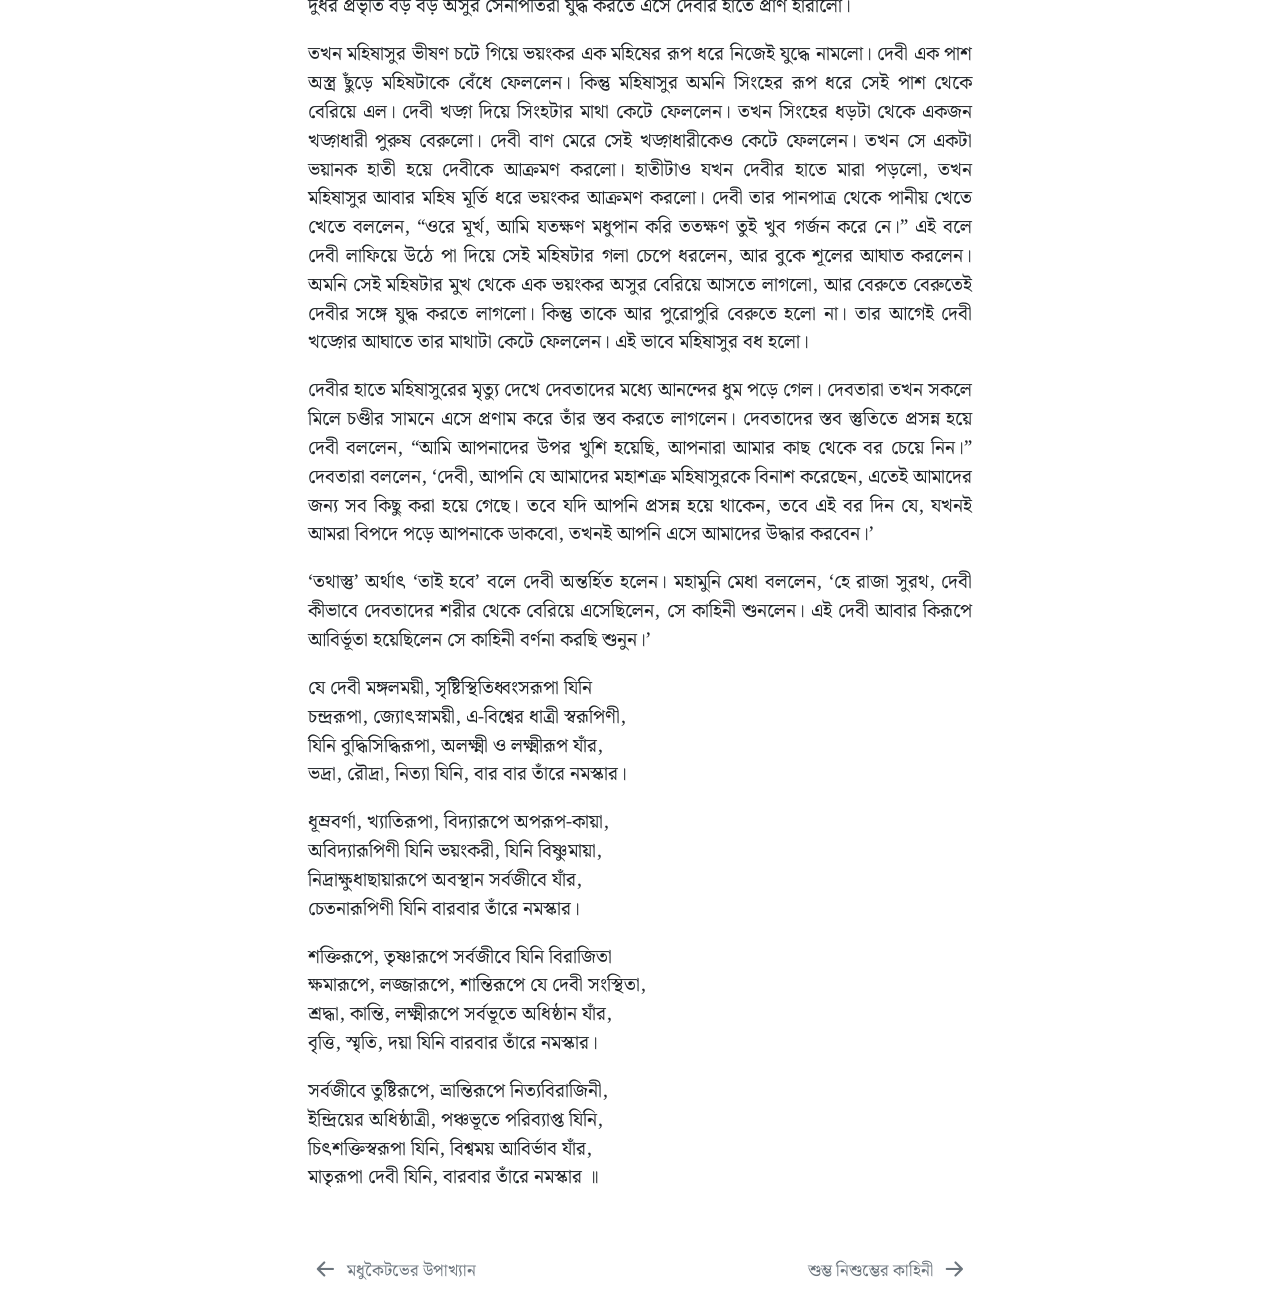
<file: docs/chap03.html>
<!DOCTYPE html>
<html xmlns="http://www.w3.org/1999/xhtml" lang="en" xml:lang="en"><head>

<meta charset="utf-8">
<meta name="generator" content="quarto-1.9.35">

<meta name="viewport" content="width=device-width, initial-scale=1.0, user-scalable=yes">


<title>মহিষাসুরের উপাখ্যান – দুর্গাপূজার গল্প</title>
<style>
/* Default styles provided by pandoc.
** See https://pandoc.org/MANUAL.html#variables-for-html for config info.
*/
code{white-space: pre-wrap;}
span.smallcaps{font-variant: small-caps;}
div.columns{display: flex; gap: min(4vw, 1.5em);}
div.column{flex: auto; overflow-x: auto;}
div.hanging-indent{margin-left: 1.5em; text-indent: -1.5em;}
ul.task-list{list-style: none;}
ul.task-list li input[type="checkbox"] {
  width: 0.8em;
  margin: 0 0.8em 0.2em -1em; /* quarto-specific, see https://github.com/quarto-dev/quarto-cli/issues/4556 */ 
  vertical-align: middle;
}
</style>


<script src="site_libs/quarto-nav/quarto-nav.js"></script>
<script src="site_libs/quarto-nav/headroom.min.js"></script>
<script src="site_libs/clipboard/clipboard.min.js"></script>
<script src="site_libs/quarto-search/autocomplete.umd.js"></script>
<script src="site_libs/quarto-search/fuse.min.js"></script>
<script src="site_libs/quarto-search/quarto-search.js"></script>
<meta name="quarto:offset" content="./">
<link href="./chap04.html" rel="next">
<link href="./chap02.html" rel="prev">
<script src="site_libs/quarto-html/quarto.js" type="module"></script>
<script src="site_libs/quarto-html/tabsets/tabsets.js" type="module"></script>
<script src="site_libs/quarto-html/popper.min.js"></script>
<script src="site_libs/quarto-html/tippy.umd.min.js"></script>
<script src="site_libs/quarto-html/anchor.min.js"></script>
<link href="site_libs/quarto-html/tippy.css" rel="stylesheet">
<link href="site_libs/quarto-html/quarto-syntax-highlighting-46f66b053e56abd73bb6e954d61a315b.css" rel="stylesheet" class="quarto-color-scheme" id="quarto-text-highlighting-styles">
<link href="site_libs/quarto-html/quarto-syntax-highlighting-dark-22b4aaf4c2978829df3684e8f2c068db.css" rel="stylesheet" class="quarto-color-scheme quarto-color-alternate" id="quarto-text-highlighting-styles">
<link href="site_libs/quarto-html/quarto-syntax-highlighting-46f66b053e56abd73bb6e954d61a315b.css" rel="stylesheet" class="quarto-color-scheme-extra" id="quarto-text-highlighting-styles">
<script src="site_libs/bootstrap/bootstrap.min.js"></script>
<link href="site_libs/bootstrap/bootstrap-icons.css" rel="stylesheet">
<link href="site_libs/bootstrap/bootstrap-4a6aa17e5aea7fdd4b924100caa447df.min.css" rel="stylesheet" append-hash="true" class="quarto-color-scheme" id="quarto-bootstrap" data-mode="light">
<link href="site_libs/bootstrap/bootstrap-dark-02c57d9c6282dbffd0d766c71dbac170.min.css" rel="stylesheet" append-hash="true" class="quarto-color-scheme quarto-color-alternate" id="quarto-bootstrap" data-mode="dark">
<link href="site_libs/bootstrap/bootstrap-4a6aa17e5aea7fdd4b924100caa447df.min.css" rel="stylesheet" append-hash="true" class="quarto-color-scheme-extra" id="quarto-bootstrap" data-mode="light">
<script id="quarto-search-options" type="application/json">{
  "location": "sidebar",
  "copy-button": false,
  "collapse-after": 3,
  "panel-placement": "start",
  "type": "textbox",
  "limit": 50,
  "keyboard-shortcut": [
    "f",
    "/",
    "s"
  ],
  "show-item-context": false,
  "language": {
    "search-no-results-text": "No results",
    "search-matching-documents-text": "matching documents",
    "search-copy-link-title": "Copy link to search",
    "search-hide-matches-text": "Hide additional matches",
    "search-more-match-text": "more match in this document",
    "search-more-matches-text": "more matches in this document",
    "search-clear-button-title": "Clear",
    "search-text-placeholder": "",
    "search-detached-cancel-button-title": "Cancel",
    "search-submit-button-title": "Submit",
    "search-label": "Search"
  }
}</script>
<link rel="stylesheet" href="https://fonts.googleapis.com/css?family=Noto Serif Bengali">


</head>

<body class="nav-sidebar floating quarto-light"><script id="quarto-html-before-body" type="application/javascript">
    const toggleBodyColorMode = (bsSheetEl) => {
      const mode = bsSheetEl.getAttribute("data-mode");
      const bodyEl = window.document.querySelector("body");
      if (mode === "dark") {
        bodyEl.classList.add("quarto-dark");
        bodyEl.classList.remove("quarto-light");
      } else {
        bodyEl.classList.add("quarto-light");
        bodyEl.classList.remove("quarto-dark");
      }
    }
    const toggleBodyColorPrimary = () => {
      const bsSheetEl = window.document.querySelector("link#quarto-bootstrap:not([rel=disabled-stylesheet])");
      if (bsSheetEl) {
        toggleBodyColorMode(bsSheetEl);
      }
    }
    const setColorSchemeToggle = (alternate) => {
      const toggles = window.document.querySelectorAll('.quarto-color-scheme-toggle');
      for (let i=0; i < toggles.length; i++) {
        const toggle = toggles[i];
        if (toggle) {
          if (alternate) {
            toggle.classList.add("alternate");
          } else {
            toggle.classList.remove("alternate");
          }
        }
      }
    };
    const toggleColorMode = (alternate) => {
      // Switch the stylesheets
      const primaryStylesheets = window.document.querySelectorAll('link.quarto-color-scheme:not(.quarto-color-alternate)');
      const alternateStylesheets = window.document.querySelectorAll('link.quarto-color-scheme.quarto-color-alternate');
      manageTransitions('#quarto-margin-sidebar .nav-link', false);
      if (alternate) {
        // note: dark is layered on light, we don't disable primary!
        enableStylesheet(alternateStylesheets);
        for (const sheetNode of alternateStylesheets) {
          if (sheetNode.id === "quarto-bootstrap") {
            toggleBodyColorMode(sheetNode);
          }
        }
      } else {
        disableStylesheet(alternateStylesheets);
        enableStylesheet(primaryStylesheets)
        toggleBodyColorPrimary();
      }
      manageTransitions('#quarto-margin-sidebar .nav-link', true);
      // Switch the toggles
      setColorSchemeToggle(alternate)
      // Hack to workaround the fact that safari doesn't
      // properly recolor the scrollbar when toggling (#1455)
      if (navigator.userAgent.indexOf('Safari') > 0 && navigator.userAgent.indexOf('Chrome') == -1) {
        manageTransitions("body", false);
        window.scrollTo(0, 1);
        setTimeout(() => {
          window.scrollTo(0, 0);
          manageTransitions("body", true);
        }, 40);
      }
    }
    const disableStylesheet = (stylesheets) => {
      for (let i=0; i < stylesheets.length; i++) {
        const stylesheet = stylesheets[i];
        stylesheet.rel = 'disabled-stylesheet';
      }
    }
    const enableStylesheet = (stylesheets) => {
      for (let i=0; i < stylesheets.length; i++) {
        const stylesheet = stylesheets[i];
        if(stylesheet.rel !== 'stylesheet') { // for Chrome, which will still FOUC without this check
          stylesheet.rel = 'stylesheet';
        }
      }
    }
    const manageTransitions = (selector, allowTransitions) => {
      const els = window.document.querySelectorAll(selector);
      for (let i=0; i < els.length; i++) {
        const el = els[i];
        if (allowTransitions) {
          el.classList.remove('notransition');
        } else {
          el.classList.add('notransition');
        }
      }
    }
    const isFileUrl = () => {
      return window.location.protocol === 'file:';
    }
    const hasAlternateSentinel = () => {
      let styleSentinel = getColorSchemeSentinel();
      if (styleSentinel !== null) {
        return styleSentinel === "alternate";
      } else {
        return false;
      }
    }
    const setStyleSentinel = (alternate) => {
      const value = alternate ? "alternate" : "default";
      if (!isFileUrl()) {
        window.localStorage.setItem("quarto-color-scheme", value);
      } else {
        localAlternateSentinel = value;
      }
    }
    const getColorSchemeSentinel = () => {
      if (!isFileUrl()) {
        const storageValue = window.localStorage.getItem("quarto-color-scheme");
        return storageValue != null ? storageValue : localAlternateSentinel;
      } else {
        return localAlternateSentinel;
      }
    }
    const toggleGiscusIfUsed = (isAlternate, darkModeDefault) => {
      const baseTheme = document.querySelector('#giscus-base-theme')?.value ?? 'light';
      const alternateTheme = document.querySelector('#giscus-alt-theme')?.value ?? 'dark';
      let newTheme = '';
      if(authorPrefersDark) {
        newTheme = isAlternate ? baseTheme : alternateTheme;
      } else {
        newTheme = isAlternate ? alternateTheme : baseTheme;
      }
      const changeGiscusTheme = () => {
        // From: https://github.com/giscus/giscus/issues/336
        const sendMessage = (message) => {
          const iframe = document.querySelector('iframe.giscus-frame');
          if (!iframe) return;
          iframe.contentWindow.postMessage({ giscus: message }, 'https://giscus.app');
        }
        sendMessage({
          setConfig: {
            theme: newTheme
          }
        });
      }
      const isGiscussLoaded = window.document.querySelector('iframe.giscus-frame') !== null;
      if (isGiscussLoaded) {
        changeGiscusTheme();
      }
    };
    const authorPrefersDark = false;
    const darkModeDefault = authorPrefersDark;
      document.querySelector('link#quarto-text-highlighting-styles.quarto-color-scheme-extra').rel = 'disabled-stylesheet';
      document.querySelector('link#quarto-bootstrap.quarto-color-scheme-extra').rel = 'disabled-stylesheet';
    let localAlternateSentinel = darkModeDefault ? 'alternate' : 'default';
    // Dark / light mode switch
    window.quartoToggleColorScheme = () => {
      // Read the current dark / light value
      let toAlternate = !hasAlternateSentinel();
      toggleColorMode(toAlternate);
      setStyleSentinel(toAlternate);
      toggleGiscusIfUsed(toAlternate, darkModeDefault);
      window.dispatchEvent(new Event('resize'));
    };
    // Switch to dark mode if need be
    if (hasAlternateSentinel()) {
      toggleColorMode(true);
    } else {
      toggleColorMode(false);
    }
  </script>

<div id="quarto-search-results"></div>
  <header id="quarto-header" class="headroom fixed-top">
  <nav class="quarto-secondary-nav">
    <div class="container-fluid d-flex">
      <button type="button" class="quarto-btn-toggle btn" data-bs-toggle="collapse" role="button" data-bs-target=".quarto-sidebar-collapse-item" aria-controls="quarto-sidebar" aria-expanded="false" aria-label="Toggle sidebar navigation" onclick="if (window.quartoToggleHeadroom) { window.quartoToggleHeadroom(); }">
        <i class="bi bi-layout-text-sidebar-reverse"></i>
      </button>
        <nav class="quarto-page-breadcrumbs" aria-label="breadcrumb"><ol class="breadcrumb"><li class="breadcrumb-item"><a href="./chap03.html">মহিষাসুরের উপাখ্যান</a></li></ol></nav>
        <a class="flex-grow-1" role="navigation" data-bs-toggle="collapse" data-bs-target=".quarto-sidebar-collapse-item" aria-controls="quarto-sidebar" aria-expanded="false" aria-label="Toggle sidebar navigation" onclick="if (window.quartoToggleHeadroom) { window.quartoToggleHeadroom(); }">      
        </a>
      <button type="button" class="btn quarto-search-button" aria-label="Search" onclick="window.quartoOpenSearch();">
        <i class="bi bi-search"></i>
      </button>
    </div>
  </nav>
</header>
<!-- content -->
<div id="quarto-content" class="quarto-container page-columns page-rows-contents page-layout-article">
<!-- sidebar -->
  <nav id="quarto-sidebar" class="sidebar collapse collapse-horizontal quarto-sidebar-collapse-item sidebar-navigation floating overflow-auto">
    <div class="pt-lg-2 mt-2 text-left sidebar-header">
    <div class="sidebar-title mb-0 py-0">
      <a href="./">দুর্গাপূজার গল্প</a> 
        <div class="sidebar-tools-main">
    <a href="./দুর্গাপূজার-গল্প.epub" title="Download ePub" class="quarto-navigation-tool px-1" aria-label="Download ePub"><i class="bi bi-journal"></i></a>
  <a href="" class="quarto-color-scheme-toggle quarto-navigation-tool  px-1" onclick="window.quartoToggleColorScheme(); return false;" title="Toggle dark mode"><i class="bi"></i></a>
</div>
    </div>
      </div>
        <div class="mt-2 flex-shrink-0 align-items-center">
        <div class="sidebar-search">
        <div id="quarto-search" class="" title="Search"></div>
        </div>
        </div>
    <div class="sidebar-menu-container"> 
    <ul class="list-unstyled mt-1">
        <li class="sidebar-item">
  <div class="sidebar-item-container"> 
  <a href="./index.html" class="sidebar-item-text sidebar-link">
 <span class="menu-text">Home</span></a>
  </div>
</li>
        <li class="sidebar-item">
  <div class="sidebar-item-container"> 
  <a href="./intro.html" class="sidebar-item-text sidebar-link">
 <span class="menu-text">মুখবন্ধ</span></a>
  </div>
</li>
        <li class="sidebar-item">
  <div class="sidebar-item-container"> 
  <a href="./preface.html" class="sidebar-item-text sidebar-link">
 <span class="menu-text">উপস্থাপনা</span></a>
  </div>
</li>
        <li class="sidebar-item">
  <div class="sidebar-item-container"> 
  <a href="./chap00.html" class="sidebar-item-text sidebar-link">
 <span class="menu-text">চণ্ডীর স্তব</span></a>
  </div>
</li>
        <li class="sidebar-item">
  <div class="sidebar-item-container"> 
  <a href="./chap01.html" class="sidebar-item-text sidebar-link">
 <span class="menu-text">রাজা সুরথ ও বৈশ্য সমাধির কাহিনী</span></a>
  </div>
</li>
        <li class="sidebar-item">
  <div class="sidebar-item-container"> 
  <a href="./chap02.html" class="sidebar-item-text sidebar-link">
 <span class="menu-text">মধুকৈটভের উপাখ্যান</span></a>
  </div>
</li>
        <li class="sidebar-item">
  <div class="sidebar-item-container"> 
  <a href="./chap03.html" class="sidebar-item-text sidebar-link active">
 <span class="menu-text">মহিষাসুরের উপাখ্যান</span></a>
  </div>
</li>
        <li class="sidebar-item">
  <div class="sidebar-item-container"> 
  <a href="./chap04.html" class="sidebar-item-text sidebar-link">
 <span class="menu-text">শুম্ভ নিশুম্ভের কাহিনী</span></a>
  </div>
</li>
    </ul>
    </div>
</nav>
<div id="quarto-sidebar-glass" class="quarto-sidebar-collapse-item" data-bs-toggle="collapse" data-bs-target=".quarto-sidebar-collapse-item"></div>
<!-- margin-sidebar -->
    <div id="quarto-margin-sidebar" class="sidebar margin-sidebar zindex-bottom">
        
    </div>
<!-- main -->
<main class="content" id="quarto-document-content">


<header id="title-block-header" class="quarto-title-block default">
<div class="quarto-title">
<h1 class="title">মহিষাসুরের উপাখ্যান</h1>
</div>



<div class="quarto-title-meta">

    
  
    
  </div>
  


</header>


<hr>
<p>পুরাকালে বৈবস্বত মনুর সময়ে মহিষাসুর নামে অসুরদের এক রাজা ছিল, আর দেবতাদের রাজা ছিলেন ইন্দ্র। সে সময়ে দেবতা আর অসুরদের মধ্যে ভীষণ যুদ্ধ বাধলো। একশ’ বছর যুদ্ধ চলার পর দেবতারা হেরে গেলেন। দেবতাদের তাড়িয়ে দিয়ে মহিষাসুরই স্বর্গের রাজা হয়ে বসলো। নিরুপায় হয়ে দেবতারা তখন ব্রহ্মাকে সঙ্গে নিয়ে বিষ্ণু আর শিবের কাছে গিয়ে নিজেদের দুঃখের কথা বর্ণনা করে বললেন, ‘দুরাত্মা মহিষাসুর সূর্য, ইন্দ্র, অগ্নি, বায়ু, যম, বরুণ প্রভৃতি দেবতার ক্ষমতা কেড়ে নিয়েছে। দেবতারা এখন শক্তিহীন হয়ে মানুষের মতো পৃথিবীতে ঘুরে বেড়াচ্ছেন। এখন আমরা আপনাদের শরণ নিলাম। আপনারা মহিষাসুরকে বধ করবার কোনো উপায় করে আমাদের রক্ষা করুন।’</p>
<p>দেবতাদের মুখে মহিষাসুরের অত্যাচারের কথা শুনে বিষ্ণু আর মহাদেবের ভীষণ রাগ হলো। রাগে তাঁদের চেহারা ভয়ংকর হয়ে উঠলো। সঙ্গে সঙ্গে প্রথমে বিষ্ণুর, পরে শিব ও ব্রহ্মার মুখ থেকে প্রচণ্ড তেজ বেরিয়ে আসতে লাগলো। ক্রমে দেখা গেল ইন্দ্র প্রভৃতি সব দেবতার মুখ থেকেই বিপুল জ্যোতি বেরিয়ে আসছে। বিষ্ণু, ব্রহ্মা, শিব এবং অন্যান্য দেবতাদের দেহের এই তেজ ধীরে ধীরে একসঙ্গে মিলে একটা জ্বলন্ত পর্বতের মতো দেখাতে লাগলো। আস্তে আস্তে দেখা গেল এই তেজের পুঞ্জ এক জ্যোতির্ময়ী দেবীর মূর্তি ধারণ করছে। মহাদেবের তেজ থেকে ফুটে উঠলো সেই দেবীর মুখ, বিষ্ণুর তেজ থেকে বাহু, ব্রহ্মার তেজ থেকে পা, যমের তেজে তৈরি হলো চুল, চন্দ্রের তেজে বুক, ইন্দ্রের তেজে শরীরের মধ্যভাগ, সূর্যের তেজে পায়ের আঙ্গুল, অষ্টবসুর তেজে হাতের আঙ্গুল, আর অগ্নির তেজে সৃষ্টি হলো সেই দেবীর তিনটি চোখ। এই রকম ভাবে প্রত্যেক দেবতার তেজে দেবীর শরীরের কোনো না কোনো অংশ সৃষ্টি হলো, আর সকল দেবতার মিলিত তেজে রূপ পেয়ে যিনি আবির্ভূতা হলেন তিনিই চণ্ডী, তিনিই দুর্গা।</p>
<p><img src="illustrations/durga.svg" class="img-fluid" style="width:100.0%"></p>
<p>চণ্ডীদেবীকে রূপ ধারণ করতে দেখে দেবতাদের খুবই আনন্দ হলো। মহাদেব নিজের শূল থেকে ঠিক সেই রকম আর একটি শূল সৃষ্টি করে দেবীকে দিলেন। বিষ্ণু দিলেন নিজের সুদর্শন চক্র থেকে সৃষ্টি করে অনুরূপ একটি চক্র। বরুণ দিলেন শঙ্খ, অগ্নি দিলেন শক্তি, পবন দিলেন ধনুক আর বাণে ভরা দুটি তূণ, দেবরাজ ইন্দ্র দিলেন বজ্র, যম দিলেন কালদণ্ড, জল দেবতা দিলেন পাশ, ব্রহ্মা দিলেন রুদ্রাক্ষের মালা আর কমণ্ডলু, তা ছাড়া কালের দেবতার কাছ থেকে দেবী পেলেন একটি খড়্গ আর একটি ঝক্‌ঝকে ঢাল এবং বিশ্বকর্মার কাছ থেকে পেলেন একটি ধারালো কুঠার, একটা অভেদ্য কবচ, আরও নানারকম অস্ত্র। অস্ত্রশস্ত্র ছাড়া অনেক অলংকারও দেবতারা দেবীকে দিলেন। ক্ষীরোদ সাগর দিল মুক্তোর মালা, দু’খানি চমৎকার শাড়ি, উজ্জ্বল একটি মুকুট, একজোড়া কুণ্ডল, হাতের বালা, কপালের টিকলি, বাহুর বাজু, পায়ের নূপুর, গলার হার আর আংটি। সমুদ্র দিল পদ্মের মালা আর শঙ্খ। হিমালয় দিল দেবীর বাহন একটা সিংহ, কুবের দিলেন মধুর পানীয়ে ভরা এমন একটি পানপাত্র যা কখনো খালি হয় না। নাগরাজ বাসুকি দিলেন মহামণি খচিত একটি নাগহার। তা ছাড়া অন্যান্য দেবতাদের কাছ থেকে দেবী আরো অনেক বসনভূষণ পেলেন।</p>
<p>বসনভূষণ আর অস্ত্রশস্ত্রে সেজে দেবী ভীষণ জোরে হেসে উঠলেন, সেই হাসির আওয়াজে সমস্ত আকাশ ভরে গেল, পৃথিবী কেঁপে উঠলো, আর দেবতারা সকলে দেবীর জয়ধ্বনি করে উঠলেন।</p>
<p>সেই ভীষণ শব্দ শুনে অসুরেরা ভাবলো ব্যাপার কী? তাড়াতাড়ি তারা সৈন্যসামন্ত সাজাতে আরম্ভ করে দিলে। আঃ কী আওয়াজ বলে মহিষাসুর স্বয়ং সৈন্য নিয়ে সেই আওয়াজের দিকে ছুটে গিয়ে দেখলো দেহের জ্যোতিতে সমস্ত দিক্ আলো করে অস্ত্রশস্ত্রে সেজে এক দেবী দাঁড়িয়ে আছেন। দেবীকে দেখেই ভীষণ রেগে মহিষাসুর তাঁকে আক্রমণ করলো। রথী, গজারোহী, অশ্বারোহী আর পদাতিক, এই চার রকম অসংখ্য সৈন্য নিয়ে চিকুর ও চামর নামে মহিষাসুরের দুজন সেনাপতি দেবীর সঙ্গে যুদ্ধ করতে এগিয়ে এলো। এ ছাড়া উদগ্র আর মহাহনু নামে আরো দুজন বড় বড় অসুর সেনাপতি ষাট হাজার সৈন্য আর এক কোটি রথ নিয়ে যুদ্ধ করতে এলো। অসিলোমা, বাস্কলাসুর, পারিবারিত, বিড়ালাক্ষ প্রভৃতি দৈত্য সেনাপতিরা আরো কত যে সৈন্যসামন্ত নিয়ে যুদ্ধে নামলো তার লেখাজোখা নেই। আর অসুরদের অস্ত্রই বা ছিল কতরকম। তোমর (শাবল), ভিন্দিপাল (ছুঁড়ে মারবার অস্ত্র), শক্তি (বর্শা), মুষল, খড়্গ, পরশু (কুঠার), পট্টিশ (এক রকম তরোয়াল) ইত্যাদি নানা রকম অস্ত্র নিয়ে তারা দেবীর সঙ্গে যুদ্ধ করতে লাগলো। কিন্তু এতগুলি অসুর সৈন্যের সঙ্গে দারুণ যুদ্ধ করেও দেবীর মুখে একটুও কষ্ট বা পরিশ্রমের চিহ্ন দেখা গেল না। অসুরদের তিনি নিজে তো মারতে লাগলেনই, তাঁর বাহন সিংহও রাগে কেশর ফুলিয়ে অসংখ্য অসুর বধ করতে লাগলো। তা ছাড়া দেবীর নিশ্বাস থেকে লক্ষ লক্ষ গণ বা দেবী সৈন্য জন্মালো, আর জন্মেই তারা অসুর মারতে শুরু করে দিলে।</p>
<p>দেবীর সঙ্গে যুদ্ধে অসুরদের যে দুর্গতি হলো তা আর বলবার নয়। কতকগুলি অসুর তো দেবীর ঘণ্টার আওয়াজেই মরে গেল। কেউ খড়্গের আঘাতে, কেউ বা গদা, ত্রিশূল, শক্তি, বাণ ইত্যাদি নানা অস্ত্রে মারা পড়তে লাগলো। গণেরা পটহ (ঢাক), শঙ্খ, মৃদঙ্গ প্রভৃতি বাজাতে শুরু করে দিলে। অসুরদের কারুর হাত, কারুর বা মাথা কাটা পড়লো। কারুর এক পা, এক হাত কিংবা এক চোখ গেল। কিন্তু এত মার খেয়েও অসুর সৈন্যরা প্রাণপণে যুদ্ধ করতে লাগলো। সেই যুদ্ধক্ষেত্র ভাঙা রথ, মরা হাতী, ঘোড়া আর অসুরদের মৃতদেহে ভরে উঠলো। আগুন যেমন কাঠ পোড়ায় তেমনি অল্পক্ষণের মধ্যেই দেবী সমস্ত অসুর সৈন্য মেরে ফেললেন। দেবীর এই ভীষণ যুদ্ধ দেখে সিংহ কেশর ফুলিয়ে গর্জন করে উঠলো, দেবতারা পুষ্পবৃষ্টি করলেন।</p>
<p>সৈন্যদের মৃত্যু দেখে দৈত্য সেনাপতি চিকুর নিজে এগিয়ে এসে দেবীকে বাণ মারতে লাগলো। কিন্তু দেবী অনায়াসেই সে-সব বাণ কেটে ফেললেন, উপরন্তু চিকুরের রথের ঘোড়া আর তার সারথিকে মেরে ফেললেন, তার ধ্বজা আর ধনুক কেটে দিলেন, আর তার সমস্ত শরীর বাণ মেরে ক্ষতবিক্ষত করে দিলেন। ঘোড়া নেই, রথ নেই, চিকুর তখন খড়্গ আর ঢাল নিয়েই ছুটে গিয়ে সিংহের মাথায় আর দেবীর হাতে কোপ বসালো। কিন্তু দেবীর হাতে লেগে খড়্গ ভেঙে টুকরো টুকরো হয়ে গেল। রাগে চোখ লাল করে চিকুর তখন দেবীর দিকে এক ভয়ংকর শূল ছুঁড়ে মারলো। তাই দেখে দেবী চিকুরের দিকে এমন এক শূল ছুঁড়লেন যে তা চিকুরের শুলটাকে কেটে ফেলে অসুর সেনাপতির শরীরটাকে একশ খণ্ড করে দিলে।</p>
<p>চিকুরের মৃত্যু দেখে হাতীর পিঠে চড়ে চামরাসুর এগিয়ে এল। সেও দেবীর দিকে এক শক্তি ছুঁড়ে মারলো। কিন্তু দেবীর এক হুংকারেই সে শক্তি ভেঙে পড়ে গেল। এরপর চামর আরো অনেক অস্ত্রশস্ত্র ছুঁড়ে মারলো বটে, কিন্তু তাতে সে দেবীর কিছুই ক্ষতি করতে পারলো না, বরং এতে সিংহটা বেজায় রেগে গিয়ে লাফিয়ে উঠে থাবার এক আঘাতে চামরের মাথাটা ছিঁড়ে ফেললে। এরপর উদগ্রাসুর, করালাসুর, উদ্ধতাসুর, বাস্কলাসুর, তাম্রাসুর, অন্ধকাসুর, উগ্রাস্য, উগ্রবীর্য, মহাহনু , বিড়ালাসুর, দুর্মুখ, দুর্ধর প্রভৃতি বড় বড় অসুর সেনাপতিরা যুদ্ধ করতে এসে দেবীর হাতে প্রাণ হারালো।</p>
<p>তখন মহিষাসুর ভীষণ চটে গিয়ে ভয়ংকর এক মহিষের রূপ ধরে নিজেই যুদ্ধে নামলো। দেবী এক পাশ অস্ত্র ছুঁড়ে মহিষটাকে বেঁধে ফেললেন। কিন্তু মহিষাসুর অমনি সিংহের রূপ ধরে সেই পাশ থেকে বেরিয়ে এল। দেবী খড়্গ দিয়ে সিংহটার মাথা কেটে ফেললেন। তখন সিংহের ধড়টা থেকে একজন খড়্গধারী পুরুষ বেরুলো। দেবী বাণ মেরে সেই খড়্গধারীকেও কেটে ফেললেন। তখন সে একটা ভয়ানক হাতী হয়ে দেবীকে আক্রমণ করলো। হাতীটাও যখন দেবীর হাতে মারা পড়লো, তখন মহিষাসুর আবার মহিষ মূর্তি ধরে ভয়ংকর আক্রমণ করলো। দেবী তার পানপাত্র থেকে পানীয় খেতে খেতে বললেন, “ওরে মূর্খ, আমি যতক্ষণ মধুপান করি ততক্ষণ তুই খুব গর্জন করে নে।” এই বলে দেবী লাফিয়ে উঠে পা দিয়ে সেই মহিষটার গলা চেপে ধরলেন, আর বুকে শূলের আঘাত করলেন। অমনি সেই মহিষটার মুখ থেকে এক ভয়ংকর অসুর বেরিয়ে আসতে লাগলো, আর বেরুতে বেরুতেই দেবীর সঙ্গে যুদ্ধ করতে লাগলো। কিন্তু তাকে আর পুরোপুরি বেরুতে হলো না। তার আগেই দেবী খড়্গের আঘাতে তার মাথাটা কেটে ফেললেন। এই ভাবে মহিষাসুর বধ হলো।</p>
<p>দেবীর হাতে মহিষাসুরের মৃত্যু দেখে দেবতাদের মধ্যে আনন্দের ধুম পড়ে গেল। দেবতারা তখন সকলে মিলে চণ্ডীর সামনে এসে প্রণাম করে তাঁর স্তব করতে লাগলেন। দেবতাদের স্তব স্তুতিতে প্রসন্ন হয়ে দেবী বললেন, “আমি আপনাদের উপর খুশি হয়েছি, আপনারা আমার কাছ থেকে বর চেয়ে নিন।” দেবতারা বললেন, ‘দেবী, আপনি যে আমাদের মহাশত্রু মহিষাসুরকে বিনাশ করেছেন, এতেই আমাদের জন্য সব কিছু করা হয়ে গেছে। তবে যদি আপনি প্রসন্ন হয়ে থাকেন, তবে এই বর দিন যে, যখনই আমরা বিপদে পড়ে আপনাকে ডাকবো, তখনই আপনি এসে আমাদের উদ্ধার করবেন।’</p>
<p>‘তথাস্তু’ অর্থাৎ ‘তাই হবে’ বলে দেবী অন্তর্হিত হলেন। মহামুনি মেধা বললেন, ‘হে রাজা সুরথ, দেবী কীভাবে দেবতাদের শরীর থেকে বেরিয়ে এসেছিলেন, সে কাহিনী শুনলেন। এই দেবী আবার কিরূপে আবির্ভূতা হয়েছিলেন সে কাহিনী বর্ণনা করছি শুনুন।’</p>
<p>যে দেবী মঙ্গলময়ী, সৃষ্টিস্থিতিধ্বংসরূপা যিনি<br>
চন্দ্ররূপা, জ্যোৎস্নাময়ী, এ-বিশ্বের ধাত্রী স্বরূপিণী,<br>
যিনি বুদ্ধিসিদ্ধিরূপা, অলক্ষ্মী ও লক্ষ্মীরূপ যাঁর,<br>
ভদ্রা, রৌদ্রা, নিত্যা যিনি, বার বার তাঁরে নমস্কার।</p>
<p>ধূম্রবর্ণা, খ্যাতিরূপা, বিদ্যারূপে অপরূপ-কায়া,<br>
অবিদ্যারূপিণী যিনি ভয়ংকরী, যিনি বিষ্ণুমায়া,<br>
নিদ্রাক্ষুধাছায়ারূপে অবস্থান সর্বজীবে যাঁর,<br>
চেতনারূপিণী যিনি বারবার তাঁরে নমস্কার।</p>
<p>শক্তিরূপে, তৃষ্ণারূপে সর্বজীবে যিনি বিরাজিতা<br>
ক্ষমারূপে, লজ্জারূপে, শান্তিরূপে যে দেবী সংস্থিতা,<br>
শ্রদ্ধা, কান্তি, লক্ষ্মীরূপে সর্বভূতে অধিষ্ঠান যাঁর,<br>
বৃত্তি, স্মৃতি, দয়া যিনি বারবার তাঁরে নমস্কার।</p>
<p>সর্বজীবে তুষ্টিরূপে, ভ্রান্তিরূপে নিত্যবিরাজিনী,<br>
ইন্দ্রিয়ের অধিষ্ঠাত্রী, পঞ্চভূতে পরিব্যাপ্ত যিনি,<br>
চিৎশক্তিস্বরূপা যিনি, বিশ্বময় আবির্ভাব যাঁর,<br>
মাতৃরূপা দেবী যিনি, বারবার তাঁরে নমস্কার ॥</p>



</main> <!-- /main -->
<script id="quarto-html-after-body" type="application/javascript">
  window.document.addEventListener("DOMContentLoaded", function (event) {
    // Ensure there is a toggle, if there isn't float one in the top right
    if (window.document.querySelector('.quarto-color-scheme-toggle') === null) {
      const a = window.document.createElement('a');
      a.classList.add('top-right');
      a.classList.add('quarto-color-scheme-toggle');
      a.href = "";
      a.onclick = function() { try { window.quartoToggleColorScheme(); } catch {} return false; };
      const i = window.document.createElement("i");
      i.classList.add('bi');
      a.appendChild(i);
      window.document.body.appendChild(a);
    }
    setColorSchemeToggle(hasAlternateSentinel())
    const icon = "";
    const anchorJS = new window.AnchorJS();
    anchorJS.options = {
      placement: 'right',
      icon: icon
    };
    anchorJS.add('.anchored');
    const isCodeAnnotation = (el) => {
      for (const clz of el.classList) {
        if (clz.startsWith('code-annotation-')) {                     
          return true;
        }
      }
      return false;
    }
    const onCopySuccess = function(e) {
      // button target
      const button = e.trigger;
      // don't keep focus
      button.blur();
      // flash "checked"
      button.classList.add('code-copy-button-checked');
      var currentTitle = button.getAttribute("title");
      button.setAttribute("title", "Copied!");
      let tooltip;
      if (window.bootstrap) {
        button.setAttribute("data-bs-toggle", "tooltip");
        button.setAttribute("data-bs-placement", "left");
        button.setAttribute("data-bs-title", "Copied!");
        tooltip = new bootstrap.Tooltip(button, 
          { trigger: "manual", 
            customClass: "code-copy-button-tooltip",
            offset: [0, -8]});
        tooltip.show();    
      }
      setTimeout(function() {
        if (tooltip) {
          tooltip.hide();
          button.removeAttribute("data-bs-title");
          button.removeAttribute("data-bs-toggle");
          button.removeAttribute("data-bs-placement");
        }
        button.setAttribute("title", currentTitle);
        button.classList.remove('code-copy-button-checked');
      }, 1000);
      // clear code selection
      e.clearSelection();
    }
    const getTextToCopy = function(trigger) {
      const outerScaffold = trigger.parentElement.cloneNode(true);
      const codeEl = outerScaffold.querySelector('code');
      for (const childEl of codeEl.children) {
        if (isCodeAnnotation(childEl)) {
          childEl.remove();
        }
      }
      return codeEl.innerText;
    }
    const clipboard = new window.ClipboardJS('.code-copy-button:not([data-in-quarto-modal])', {
      text: getTextToCopy
    });
    clipboard.on('success', onCopySuccess);
    if (window.document.getElementById('quarto-embedded-source-code-modal')) {
      const clipboardModal = new window.ClipboardJS('.code-copy-button[data-in-quarto-modal]', {
        text: getTextToCopy,
        container: window.document.getElementById('quarto-embedded-source-code-modal')
      });
      clipboardModal.on('success', onCopySuccess);
    }
      var localhostRegex = new RegExp(/^(?:http|https):\/\/localhost\:?[0-9]*\//);
      var mailtoRegex = new RegExp(/^mailto:/);
        var filterRegex = new RegExp('/' + window.location.host + '/');
      var isInternal = (href) => {
          return filterRegex.test(href) || localhostRegex.test(href) || mailtoRegex.test(href);
      }
      // Inspect non-navigation links and adorn them if external
     var links = window.document.querySelectorAll('a[href]:not(.nav-link):not(.navbar-brand):not(.toc-action):not(.sidebar-link):not(.sidebar-item-toggle):not(.pagination-link):not(.no-external):not([aria-hidden]):not(.dropdown-item):not(.quarto-navigation-tool):not(.about-link)');
      for (var i=0; i<links.length; i++) {
        const link = links[i];
        if (!isInternal(link.href)) {
          // undo the damage that might have been done by quarto-nav.js in the case of
          // links that we want to consider external
          if (link.dataset.originalHref !== undefined) {
            link.href = link.dataset.originalHref;
          }
        }
      }
    function tippyHover(el, contentFn, onTriggerFn, onUntriggerFn) {
      const config = {
        allowHTML: true,
        maxWidth: 500,
        delay: 100,
        arrow: false,
        appendTo: function(el) {
            return el.parentElement;
        },
        interactive: true,
        interactiveBorder: 10,
        theme: 'quarto',
        placement: 'bottom-start',
      };
      if (contentFn) {
        config.content = contentFn;
      }
      if (onTriggerFn) {
        config.onTrigger = onTriggerFn;
      }
      if (onUntriggerFn) {
        config.onUntrigger = onUntriggerFn;
      }
      window.tippy(el, config); 
    }
    const noterefs = window.document.querySelectorAll('a[role="doc-noteref"]');
    for (var i=0; i<noterefs.length; i++) {
      const ref = noterefs[i];
      tippyHover(ref, function() {
        // use id or data attribute instead here
        let href = ref.getAttribute('data-footnote-href') || ref.getAttribute('href');
        try { href = new URL(href).hash; } catch {}
        const id = href.replace(/^#\/?/, "");
        const note = window.document.getElementById(id);
        if (note) {
          return note.innerHTML;
        } else {
          return "";
        }
      });
    }
    const xrefs = window.document.querySelectorAll('a.quarto-xref');
    const processXRef = (id, note) => {
      // Strip column container classes
      const stripColumnClz = (el) => {
        el.classList.remove("page-full", "page-columns");
        if (el.children) {
          for (const child of el.children) {
            stripColumnClz(child);
          }
        }
      }
      stripColumnClz(note)
      if (id === null || id.startsWith('sec-')) {
        // Special case sections, only their first couple elements
        const container = document.createElement("div");
        if (note.children && note.children.length > 2) {
          container.appendChild(note.children[0].cloneNode(true));
          for (let i = 1; i < note.children.length; i++) {
            const child = note.children[i];
            if (child.tagName === "P" && child.innerText === "") {
              continue;
            } else {
              container.appendChild(child.cloneNode(true));
              break;
            }
          }
          if (window.Quarto?.typesetMath) {
            window.Quarto.typesetMath(container);
          }
          return container.innerHTML
        } else {
          if (window.Quarto?.typesetMath) {
            window.Quarto.typesetMath(note);
          }
          return note.innerHTML;
        }
      } else {
        // Remove any anchor links if they are present
        const anchorLink = note.querySelector('a.anchorjs-link');
        if (anchorLink) {
          anchorLink.remove();
        }
        if (window.Quarto?.typesetMath) {
          window.Quarto.typesetMath(note);
        }
        if (note.classList.contains("callout")) {
          return note.outerHTML;
        } else {
          return note.innerHTML;
        }
      }
    }
    for (var i=0; i<xrefs.length; i++) {
      const xref = xrefs[i];
      tippyHover(xref, undefined, function(instance) {
        instance.disable();
        let url = xref.getAttribute('href');
        let hash = undefined; 
        if (url.startsWith('#')) {
          hash = url;
        } else {
          try { hash = new URL(url).hash; } catch {}
        }
        if (hash) {
          const id = hash.replace(/^#\/?/, "");
          const note = window.document.getElementById(id);
          if (note !== null) {
            try {
              const html = processXRef(id, note.cloneNode(true));
              instance.setContent(html);
            } finally {
              instance.enable();
              instance.show();
            }
          } else {
            // See if we can fetch this
            fetch(url.split('#')[0])
            .then(res => res.text())
            .then(html => {
              const parser = new DOMParser();
              const htmlDoc = parser.parseFromString(html, "text/html");
              const note = htmlDoc.getElementById(id);
              if (note !== null) {
                const html = processXRef(id, note);
                instance.setContent(html);
              } 
            }).finally(() => {
              instance.enable();
              instance.show();
            });
          }
        } else {
          // See if we can fetch a full url (with no hash to target)
          // This is a special case and we should probably do some content thinning / targeting
          fetch(url)
          .then(res => res.text())
          .then(html => {
            const parser = new DOMParser();
            const htmlDoc = parser.parseFromString(html, "text/html");
            const note = htmlDoc.querySelector('main.content');
            if (note !== null) {
              // This should only happen for chapter cross references
              // (since there is no id in the URL)
              // remove the first header
              if (note.children.length > 0 && note.children[0].tagName === "HEADER") {
                note.children[0].remove();
              }
              const html = processXRef(null, note);
              instance.setContent(html);
            } 
          }).finally(() => {
            instance.enable();
            instance.show();
          });
        }
      }, function(instance) {
      });
    }
        let selectedAnnoteEl;
        const selectorForAnnotation = ( cell, annotation) => {
          let cellAttr = 'data-code-cell="' + cell + '"';
          let lineAttr = 'data-code-annotation="' +  annotation + '"';
          const selector = 'span[' + cellAttr + '][' + lineAttr + ']';
          return selector;
        }
        const selectCodeLines = (annoteEl) => {
          const doc = window.document;
          const targetCell = annoteEl.getAttribute("data-target-cell");
          const targetAnnotation = annoteEl.getAttribute("data-target-annotation");
          const annoteSpan = window.document.querySelector(selectorForAnnotation(targetCell, targetAnnotation));
          const lines = annoteSpan.getAttribute("data-code-lines").split(",");
          const lineIds = lines.map((line) => {
            return targetCell + "-" + line;
          })
          let top = null;
          let height = null;
          let parent = null;
          if (lineIds.length > 0) {
              //compute the position of the single el (top and bottom and make a div)
              const el = window.document.getElementById(lineIds[0]);
              top = el.offsetTop;
              height = el.offsetHeight;
              parent = el.parentElement.parentElement;
            if (lineIds.length > 1) {
              const lastEl = window.document.getElementById(lineIds[lineIds.length - 1]);
              const bottom = lastEl.offsetTop + lastEl.offsetHeight;
              height = bottom - top;
            }
            if (top !== null && height !== null && parent !== null) {
              // cook up a div (if necessary) and position it 
              let div = window.document.getElementById("code-annotation-line-highlight");
              if (div === null) {
                div = window.document.createElement("div");
                div.setAttribute("id", "code-annotation-line-highlight");
                div.style.position = 'absolute';
                parent.appendChild(div);
              }
              div.style.top = top - 2 + "px";
              div.style.height = height + 4 + "px";
              div.style.left = 0;
              let gutterDiv = window.document.getElementById("code-annotation-line-highlight-gutter");
              if (gutterDiv === null) {
                gutterDiv = window.document.createElement("div");
                gutterDiv.setAttribute("id", "code-annotation-line-highlight-gutter");
                gutterDiv.style.position = 'absolute';
                const codeCell = window.document.getElementById(targetCell);
                const gutter = codeCell.querySelector('.code-annotation-gutter');
                gutter.appendChild(gutterDiv);
              }
              gutterDiv.style.top = top - 2 + "px";
              gutterDiv.style.height = height + 4 + "px";
            }
            selectedAnnoteEl = annoteEl;
          }
        };
        const unselectCodeLines = () => {
          const elementsIds = ["code-annotation-line-highlight", "code-annotation-line-highlight-gutter"];
          elementsIds.forEach((elId) => {
            const div = window.document.getElementById(elId);
            if (div) {
              div.remove();
            }
          });
          selectedAnnoteEl = undefined;
        };
          // Handle positioning of the toggle
      window.addEventListener(
        "resize",
        throttle(() => {
          elRect = undefined;
          if (selectedAnnoteEl) {
            selectCodeLines(selectedAnnoteEl);
          }
        }, 10)
      );
      function throttle(fn, ms) {
      let throttle = false;
      let timer;
        return (...args) => {
          if(!throttle) { // first call gets through
              fn.apply(this, args);
              throttle = true;
          } else { // all the others get throttled
              if(timer) clearTimeout(timer); // cancel #2
              timer = setTimeout(() => {
                fn.apply(this, args);
                timer = throttle = false;
              }, ms);
          }
        };
      }
        // Attach click handler to the DT
        const annoteDls = window.document.querySelectorAll('dt[data-target-cell]');
        for (const annoteDlNode of annoteDls) {
          annoteDlNode.addEventListener('click', (event) => {
            const clickedEl = event.target;
            if (clickedEl !== selectedAnnoteEl) {
              unselectCodeLines();
              const activeEl = window.document.querySelector('dt[data-target-cell].code-annotation-active');
              if (activeEl) {
                activeEl.classList.remove('code-annotation-active');
              }
              selectCodeLines(clickedEl);
              clickedEl.classList.add('code-annotation-active');
            } else {
              // Unselect the line
              unselectCodeLines();
              clickedEl.classList.remove('code-annotation-active');
            }
          });
        }
    const findCites = (el) => {
      const parentEl = el.parentElement;
      if (parentEl) {
        const cites = parentEl.dataset.cites;
        if (cites) {
          return {
            el,
            cites: cites.split(' ')
          };
        } else {
          return findCites(el.parentElement)
        }
      } else {
        return undefined;
      }
    };
    var bibliorefs = window.document.querySelectorAll('a[role="doc-biblioref"]');
    for (var i=0; i<bibliorefs.length; i++) {
      const ref = bibliorefs[i];
      const citeInfo = findCites(ref);
      if (citeInfo) {
        tippyHover(citeInfo.el, function() {
          var popup = window.document.createElement('div');
          citeInfo.cites.forEach(function(cite) {
            var citeDiv = window.document.createElement('div');
            citeDiv.classList.add('hanging-indent');
            citeDiv.classList.add('csl-entry');
            var biblioDiv = window.document.getElementById('ref-' + cite);
            if (biblioDiv) {
              citeDiv.innerHTML = biblioDiv.innerHTML;
            }
            popup.appendChild(citeDiv);
          });
          return popup.innerHTML;
        });
      }
    }
  });
  </script>
<nav class="page-navigation">
  <div class="nav-page nav-page-previous">
      <a href="./chap02.html" class="pagination-link" aria-label="মধুকৈটভের উপাখ্যান">
        <i class="bi bi-arrow-left-short"></i> <span class="nav-page-text">মধুকৈটভের উপাখ্যান</span>
      </a>          
  </div>
  <div class="nav-page nav-page-next">
      <a href="./chap04.html" class="pagination-link" aria-label="শুম্ভ নিশুম্ভের কাহিনী">
        <span class="nav-page-text">শুম্ভ নিশুম্ভের কাহিনী</span> <i class="bi bi-arrow-right-short"></i>
      </a>
  </div>
</nav>
</div> <!-- /content -->




</body></html>
</file>
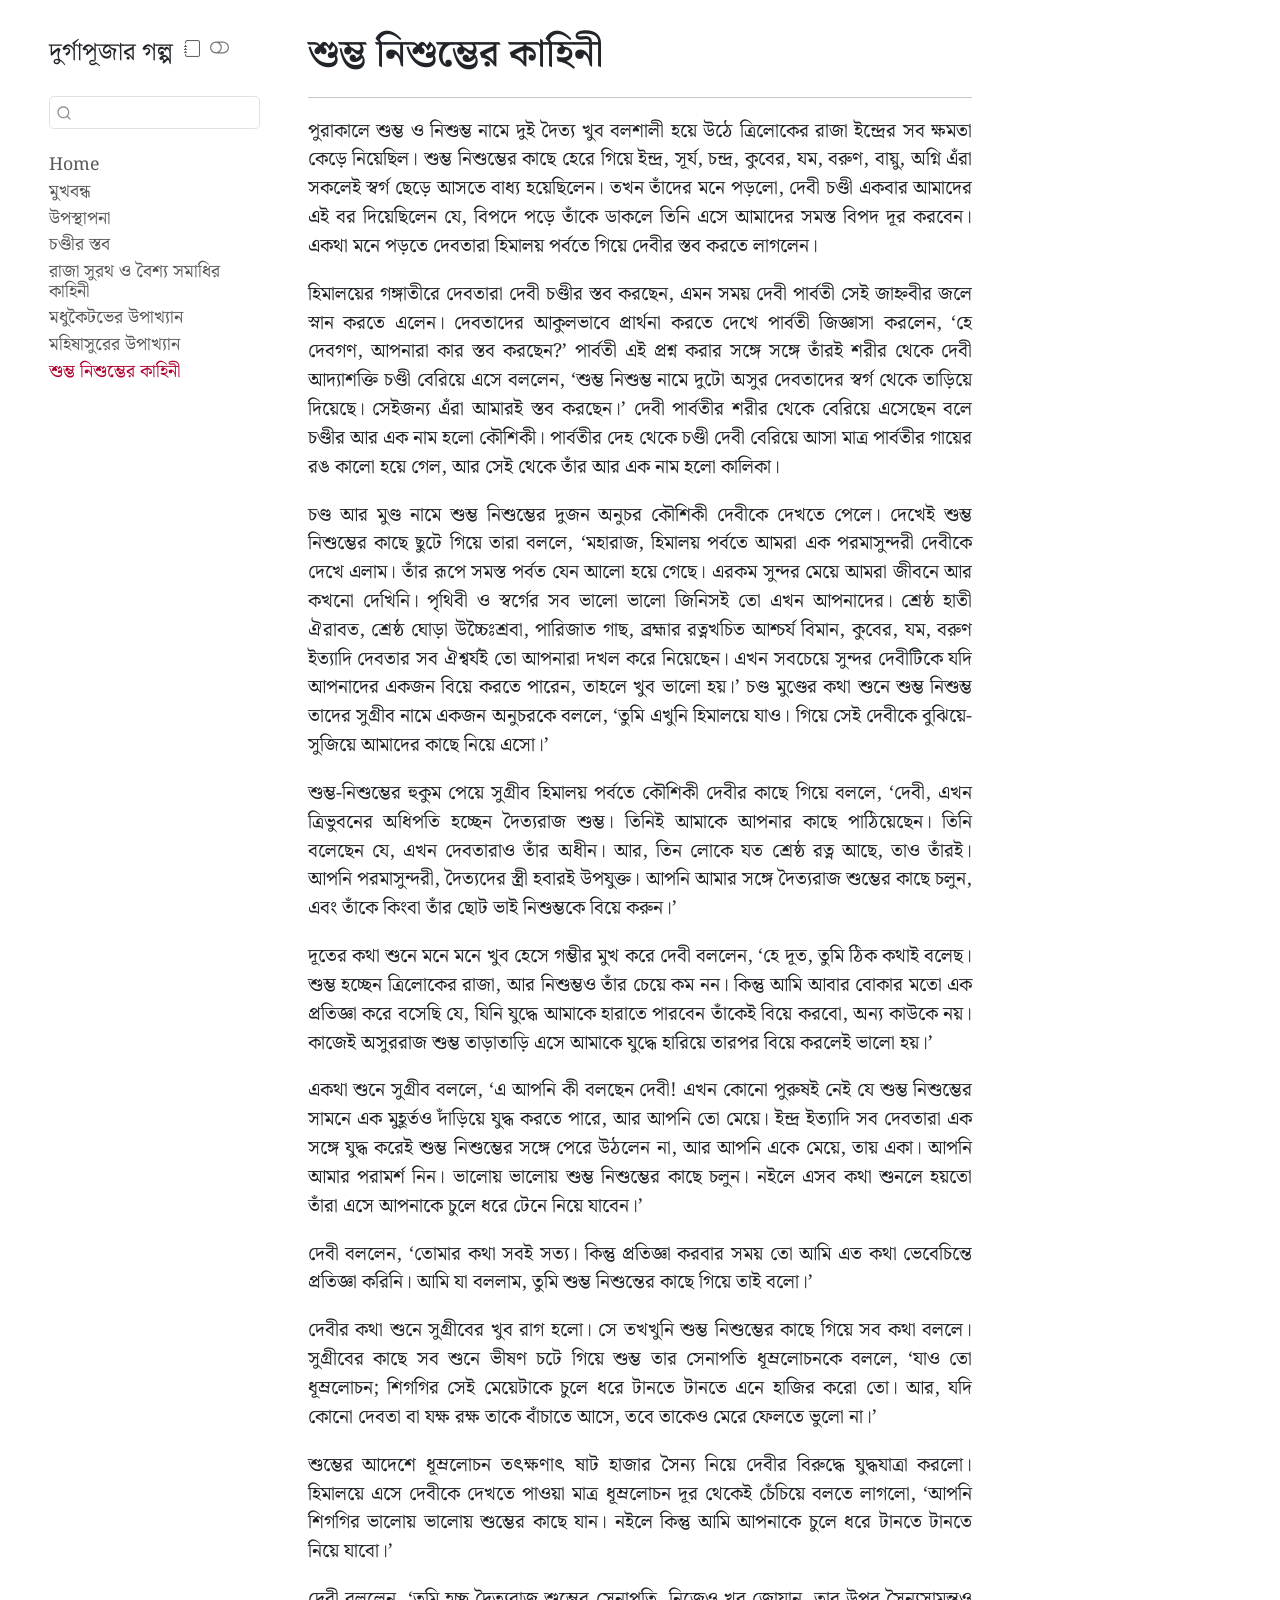
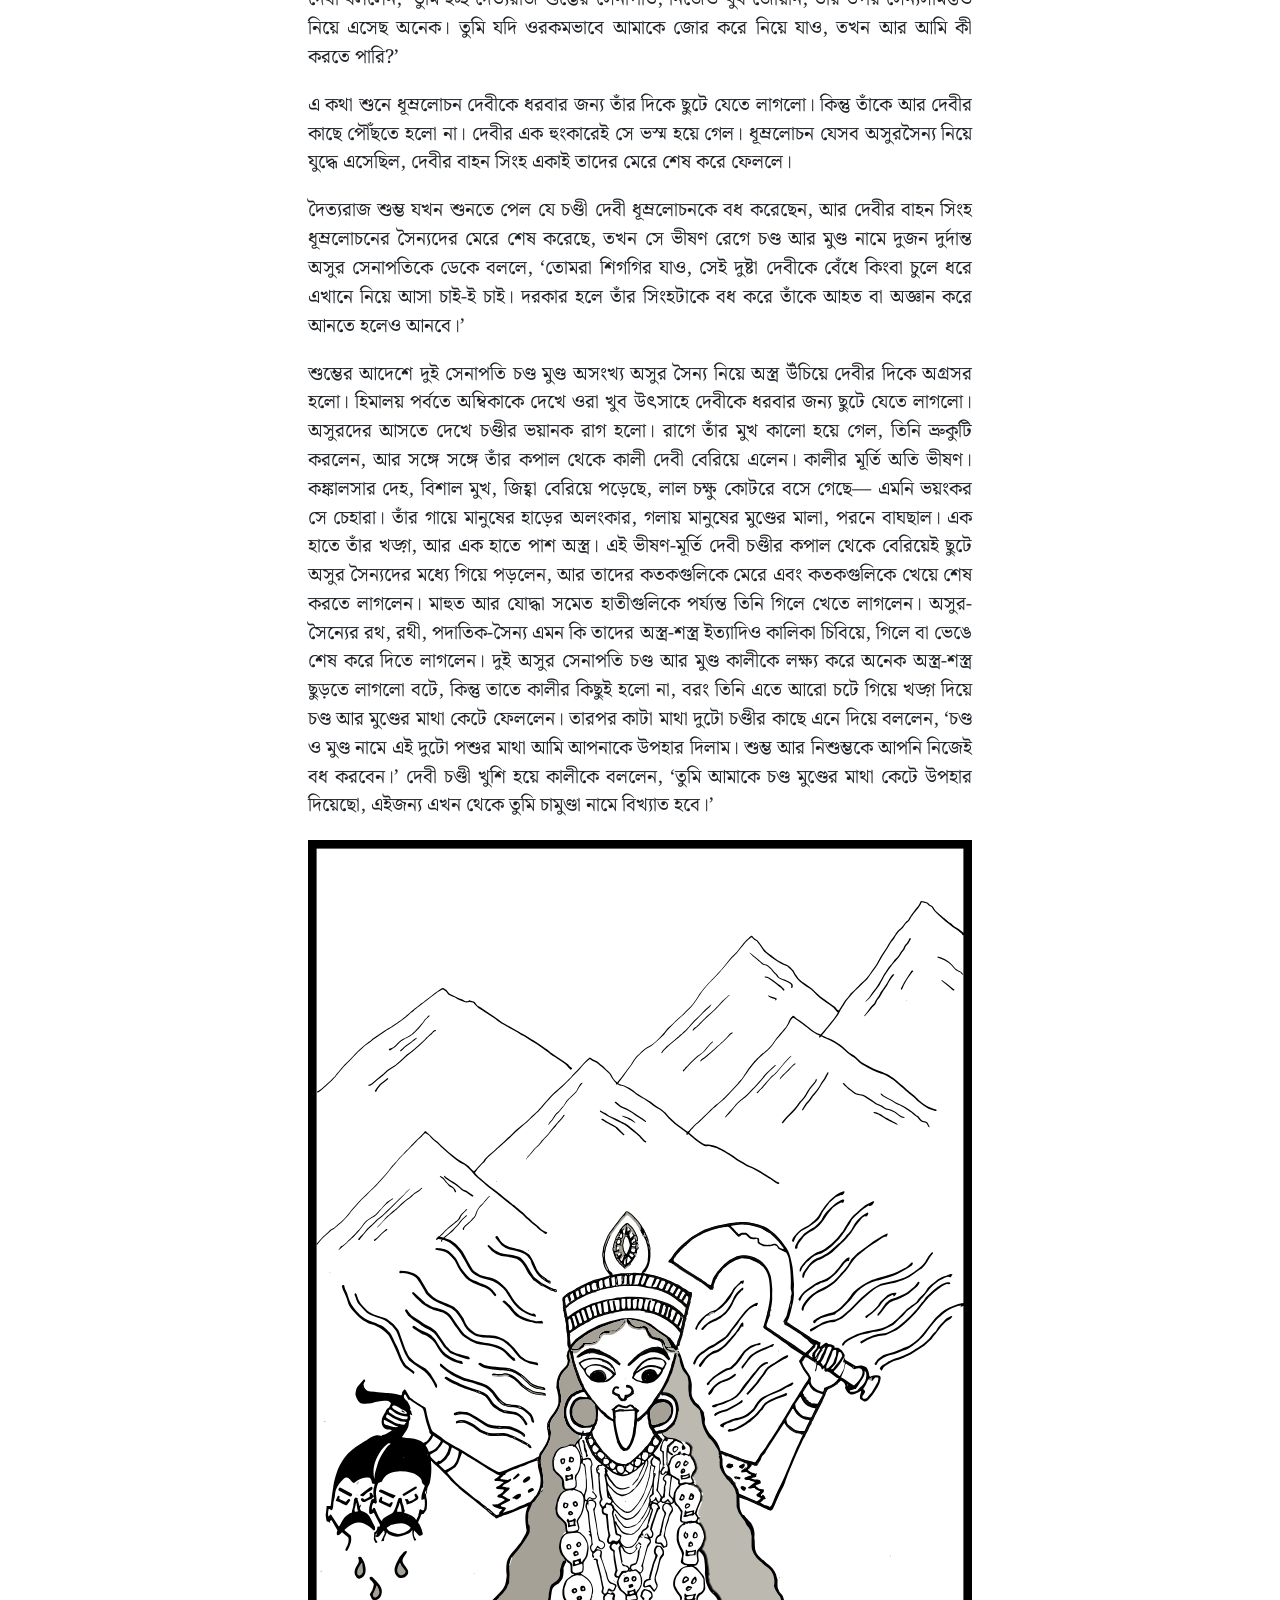
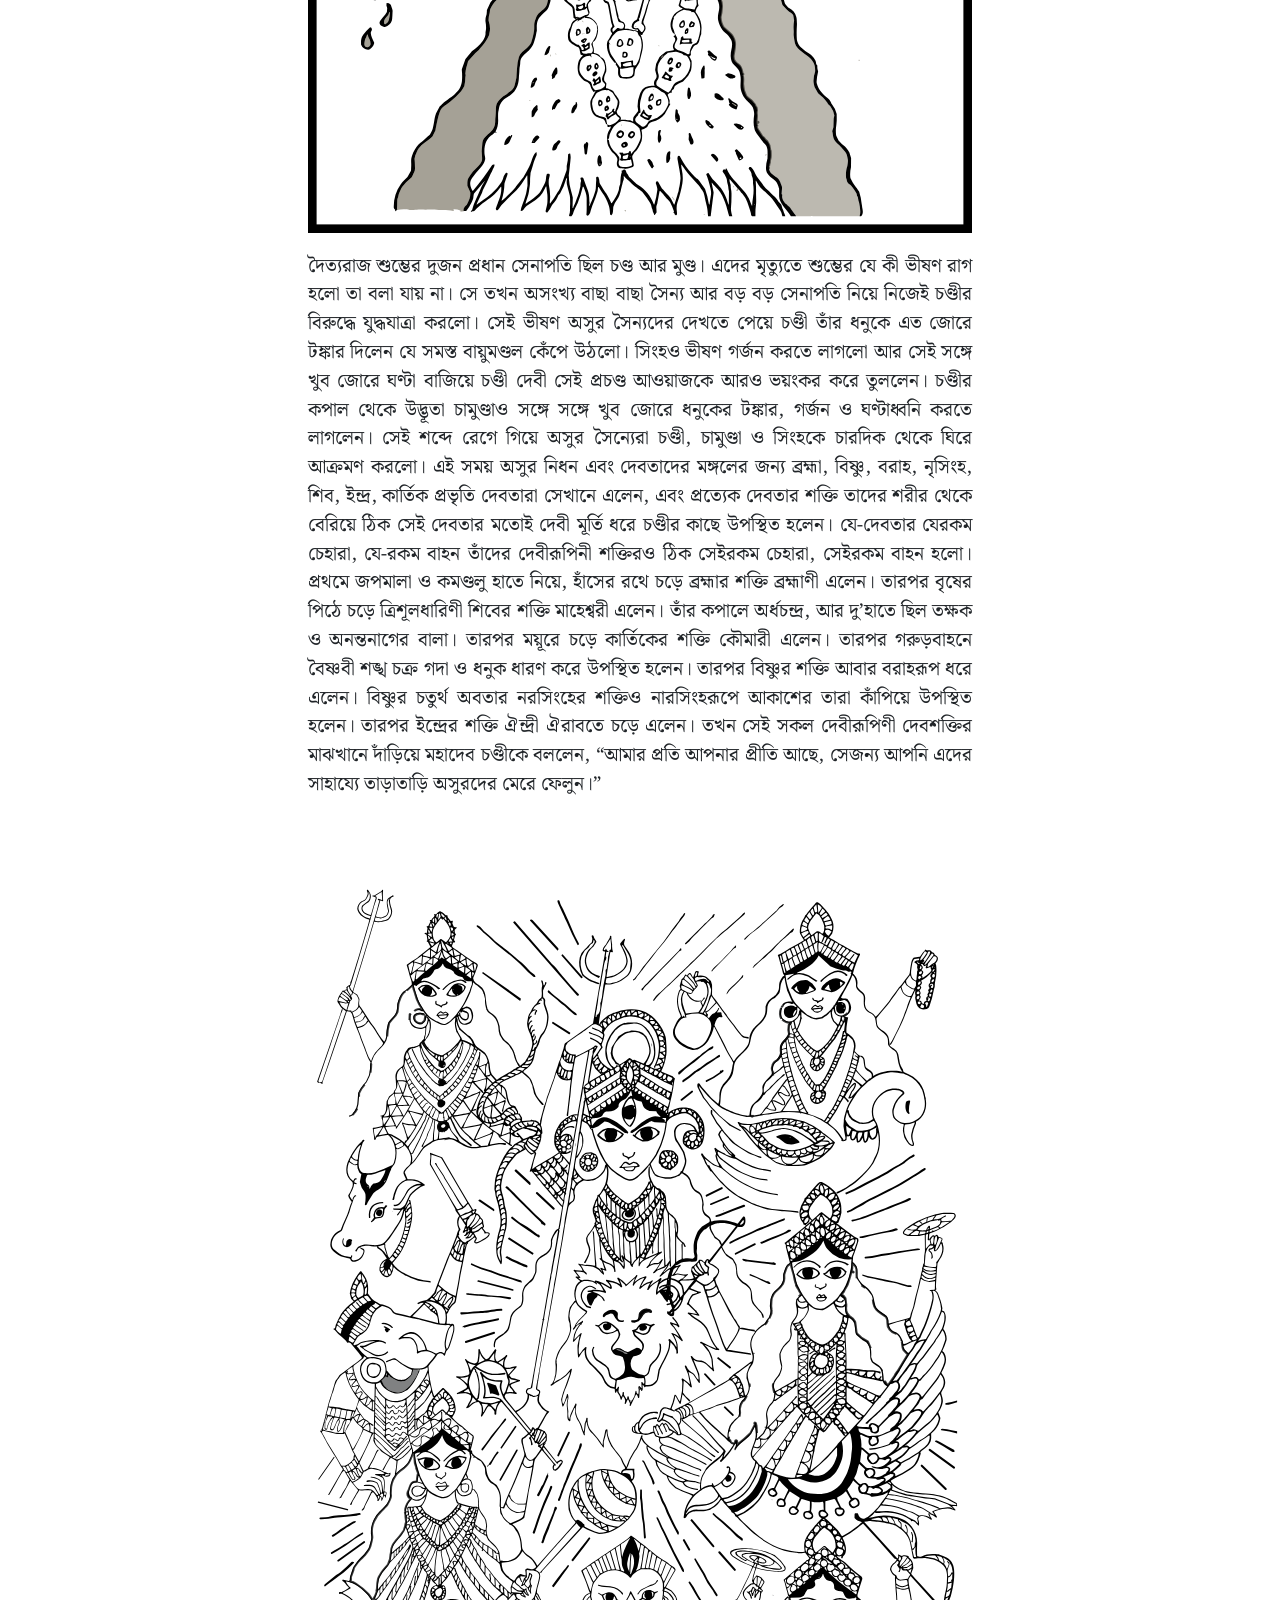
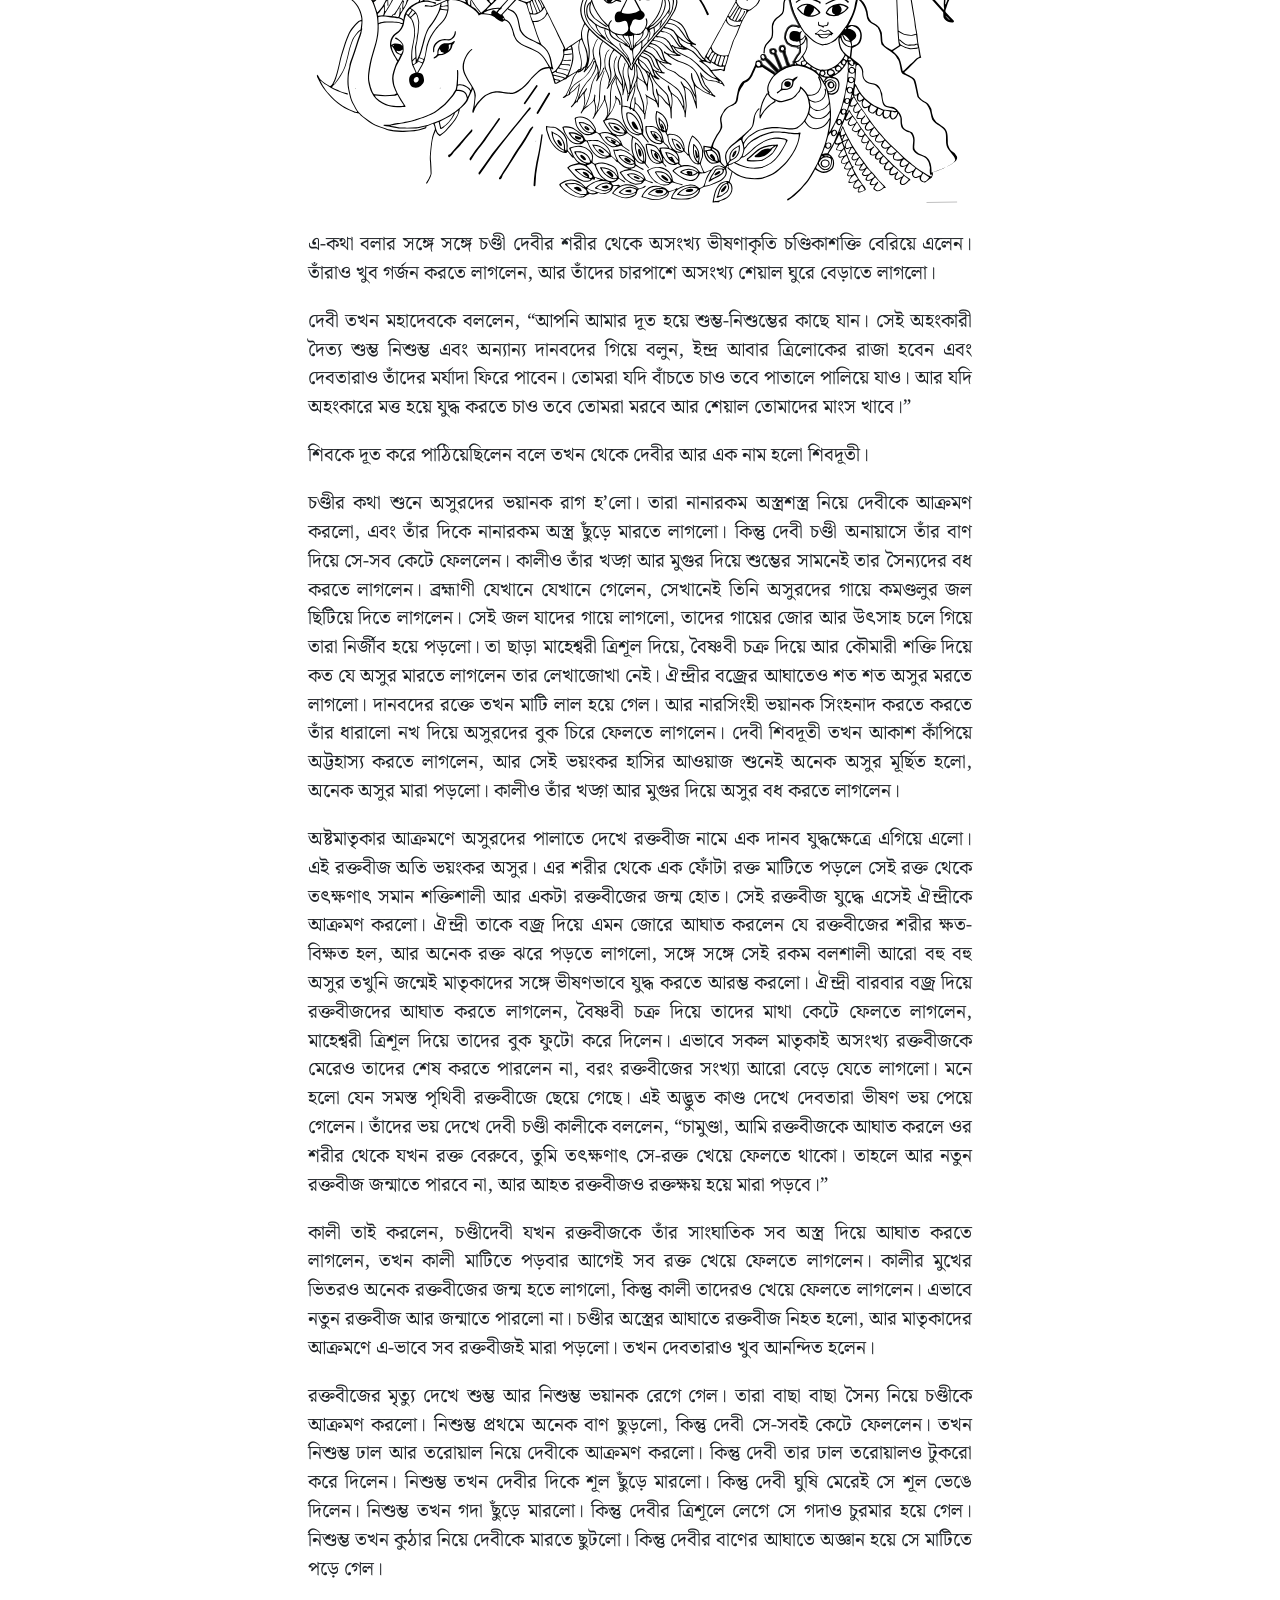
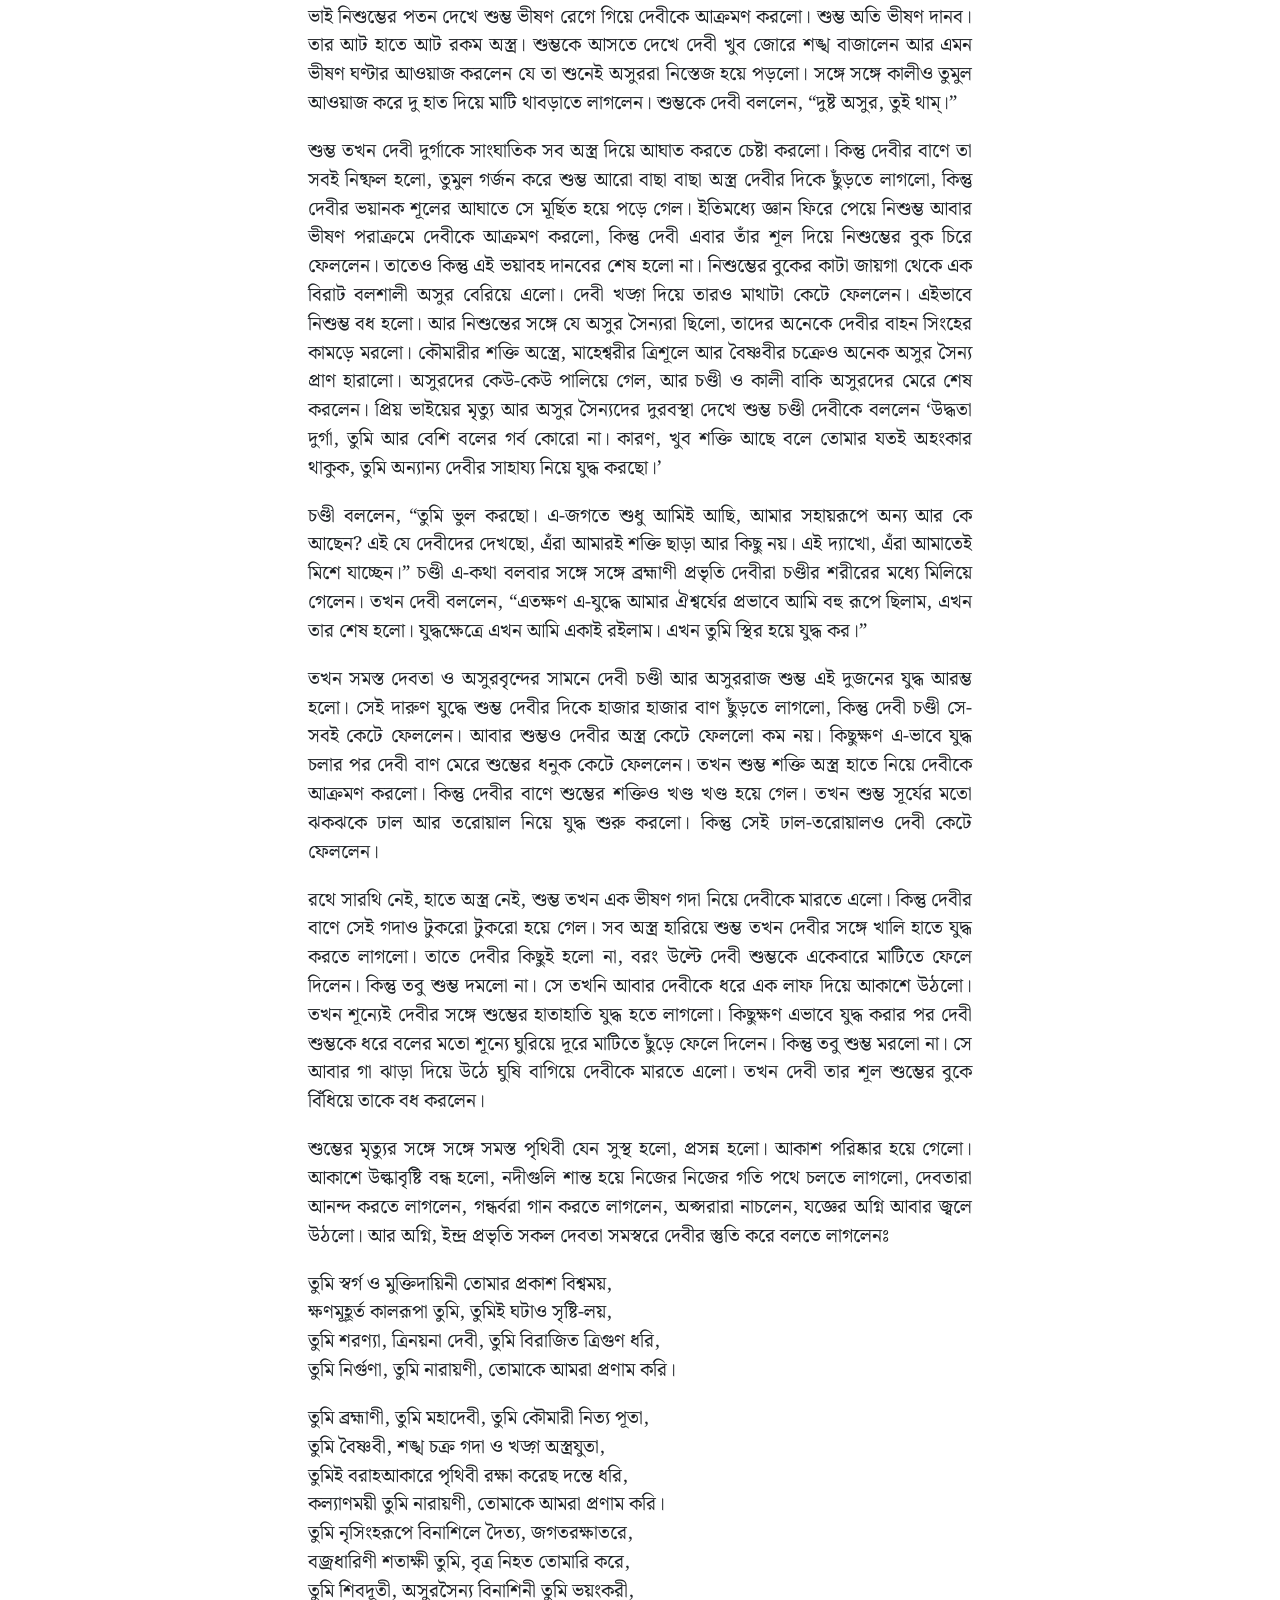
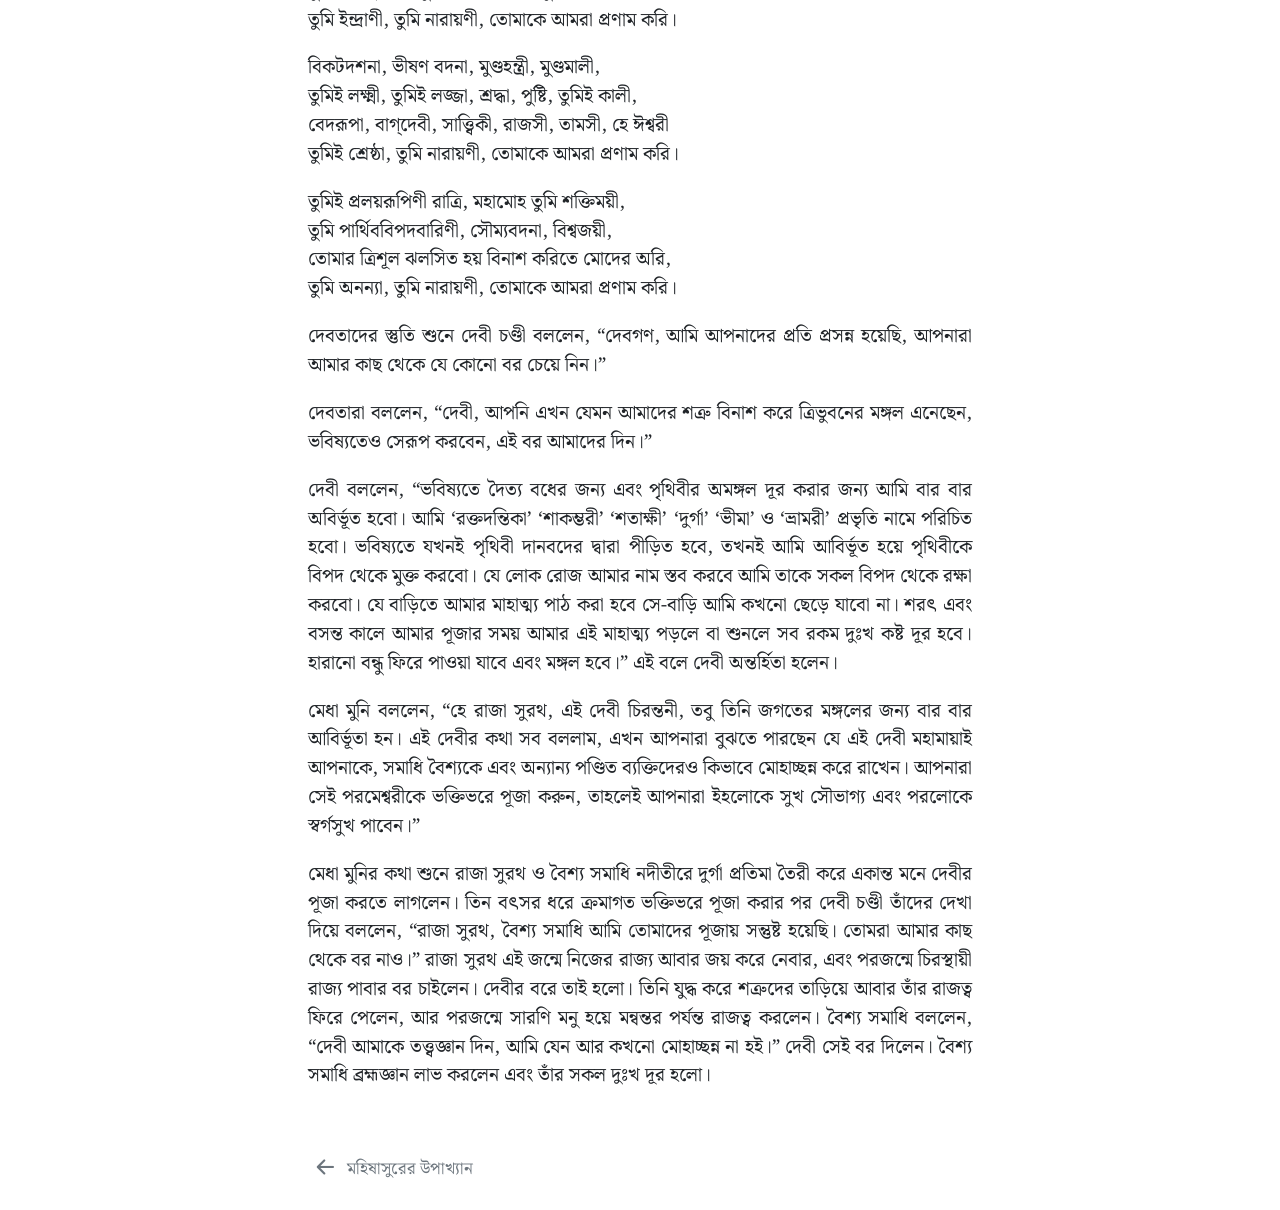
<file: docs/chap04.html>
<!DOCTYPE html>
<html xmlns="http://www.w3.org/1999/xhtml" lang="en" xml:lang="en"><head>

<meta charset="utf-8">
<meta name="generator" content="quarto-1.9.35">

<meta name="viewport" content="width=device-width, initial-scale=1.0, user-scalable=yes">


<title>শুম্ভ নিশুম্ভের কাহিনী – দুর্গাপূজার গল্প</title>
<style>
/* Default styles provided by pandoc.
** See https://pandoc.org/MANUAL.html#variables-for-html for config info.
*/
code{white-space: pre-wrap;}
span.smallcaps{font-variant: small-caps;}
div.columns{display: flex; gap: min(4vw, 1.5em);}
div.column{flex: auto; overflow-x: auto;}
div.hanging-indent{margin-left: 1.5em; text-indent: -1.5em;}
ul.task-list{list-style: none;}
ul.task-list li input[type="checkbox"] {
  width: 0.8em;
  margin: 0 0.8em 0.2em -1em; /* quarto-specific, see https://github.com/quarto-dev/quarto-cli/issues/4556 */ 
  vertical-align: middle;
}
</style>


<script src="site_libs/quarto-nav/quarto-nav.js"></script>
<script src="site_libs/quarto-nav/headroom.min.js"></script>
<script src="site_libs/clipboard/clipboard.min.js"></script>
<script src="site_libs/quarto-search/autocomplete.umd.js"></script>
<script src="site_libs/quarto-search/fuse.min.js"></script>
<script src="site_libs/quarto-search/quarto-search.js"></script>
<meta name="quarto:offset" content="./">
<link href="./chap03.html" rel="prev">
<script src="site_libs/quarto-html/quarto.js" type="module"></script>
<script src="site_libs/quarto-html/tabsets/tabsets.js" type="module"></script>
<script src="site_libs/quarto-html/popper.min.js"></script>
<script src="site_libs/quarto-html/tippy.umd.min.js"></script>
<script src="site_libs/quarto-html/anchor.min.js"></script>
<link href="site_libs/quarto-html/tippy.css" rel="stylesheet">
<link href="site_libs/quarto-html/quarto-syntax-highlighting-46f66b053e56abd73bb6e954d61a315b.css" rel="stylesheet" class="quarto-color-scheme" id="quarto-text-highlighting-styles">
<link href="site_libs/quarto-html/quarto-syntax-highlighting-dark-22b4aaf4c2978829df3684e8f2c068db.css" rel="stylesheet" class="quarto-color-scheme quarto-color-alternate" id="quarto-text-highlighting-styles">
<link href="site_libs/quarto-html/quarto-syntax-highlighting-46f66b053e56abd73bb6e954d61a315b.css" rel="stylesheet" class="quarto-color-scheme-extra" id="quarto-text-highlighting-styles">
<script src="site_libs/bootstrap/bootstrap.min.js"></script>
<link href="site_libs/bootstrap/bootstrap-icons.css" rel="stylesheet">
<link href="site_libs/bootstrap/bootstrap-4a6aa17e5aea7fdd4b924100caa447df.min.css" rel="stylesheet" append-hash="true" class="quarto-color-scheme" id="quarto-bootstrap" data-mode="light">
<link href="site_libs/bootstrap/bootstrap-dark-02c57d9c6282dbffd0d766c71dbac170.min.css" rel="stylesheet" append-hash="true" class="quarto-color-scheme quarto-color-alternate" id="quarto-bootstrap" data-mode="dark">
<link href="site_libs/bootstrap/bootstrap-4a6aa17e5aea7fdd4b924100caa447df.min.css" rel="stylesheet" append-hash="true" class="quarto-color-scheme-extra" id="quarto-bootstrap" data-mode="light">
<script id="quarto-search-options" type="application/json">{
  "location": "sidebar",
  "copy-button": false,
  "collapse-after": 3,
  "panel-placement": "start",
  "type": "textbox",
  "limit": 50,
  "keyboard-shortcut": [
    "f",
    "/",
    "s"
  ],
  "show-item-context": false,
  "language": {
    "search-no-results-text": "No results",
    "search-matching-documents-text": "matching documents",
    "search-copy-link-title": "Copy link to search",
    "search-hide-matches-text": "Hide additional matches",
    "search-more-match-text": "more match in this document",
    "search-more-matches-text": "more matches in this document",
    "search-clear-button-title": "Clear",
    "search-text-placeholder": "",
    "search-detached-cancel-button-title": "Cancel",
    "search-submit-button-title": "Submit",
    "search-label": "Search"
  }
}</script>
<link rel="stylesheet" href="https://fonts.googleapis.com/css?family=Noto Serif Bengali">


</head>

<body class="nav-sidebar floating quarto-light"><script id="quarto-html-before-body" type="application/javascript">
    const toggleBodyColorMode = (bsSheetEl) => {
      const mode = bsSheetEl.getAttribute("data-mode");
      const bodyEl = window.document.querySelector("body");
      if (mode === "dark") {
        bodyEl.classList.add("quarto-dark");
        bodyEl.classList.remove("quarto-light");
      } else {
        bodyEl.classList.add("quarto-light");
        bodyEl.classList.remove("quarto-dark");
      }
    }
    const toggleBodyColorPrimary = () => {
      const bsSheetEl = window.document.querySelector("link#quarto-bootstrap:not([rel=disabled-stylesheet])");
      if (bsSheetEl) {
        toggleBodyColorMode(bsSheetEl);
      }
    }
    const setColorSchemeToggle = (alternate) => {
      const toggles = window.document.querySelectorAll('.quarto-color-scheme-toggle');
      for (let i=0; i < toggles.length; i++) {
        const toggle = toggles[i];
        if (toggle) {
          if (alternate) {
            toggle.classList.add("alternate");
          } else {
            toggle.classList.remove("alternate");
          }
        }
      }
    };
    const toggleColorMode = (alternate) => {
      // Switch the stylesheets
      const primaryStylesheets = window.document.querySelectorAll('link.quarto-color-scheme:not(.quarto-color-alternate)');
      const alternateStylesheets = window.document.querySelectorAll('link.quarto-color-scheme.quarto-color-alternate');
      manageTransitions('#quarto-margin-sidebar .nav-link', false);
      if (alternate) {
        // note: dark is layered on light, we don't disable primary!
        enableStylesheet(alternateStylesheets);
        for (const sheetNode of alternateStylesheets) {
          if (sheetNode.id === "quarto-bootstrap") {
            toggleBodyColorMode(sheetNode);
          }
        }
      } else {
        disableStylesheet(alternateStylesheets);
        enableStylesheet(primaryStylesheets)
        toggleBodyColorPrimary();
      }
      manageTransitions('#quarto-margin-sidebar .nav-link', true);
      // Switch the toggles
      setColorSchemeToggle(alternate)
      // Hack to workaround the fact that safari doesn't
      // properly recolor the scrollbar when toggling (#1455)
      if (navigator.userAgent.indexOf('Safari') > 0 && navigator.userAgent.indexOf('Chrome') == -1) {
        manageTransitions("body", false);
        window.scrollTo(0, 1);
        setTimeout(() => {
          window.scrollTo(0, 0);
          manageTransitions("body", true);
        }, 40);
      }
    }
    const disableStylesheet = (stylesheets) => {
      for (let i=0; i < stylesheets.length; i++) {
        const stylesheet = stylesheets[i];
        stylesheet.rel = 'disabled-stylesheet';
      }
    }
    const enableStylesheet = (stylesheets) => {
      for (let i=0; i < stylesheets.length; i++) {
        const stylesheet = stylesheets[i];
        if(stylesheet.rel !== 'stylesheet') { // for Chrome, which will still FOUC without this check
          stylesheet.rel = 'stylesheet';
        }
      }
    }
    const manageTransitions = (selector, allowTransitions) => {
      const els = window.document.querySelectorAll(selector);
      for (let i=0; i < els.length; i++) {
        const el = els[i];
        if (allowTransitions) {
          el.classList.remove('notransition');
        } else {
          el.classList.add('notransition');
        }
      }
    }
    const isFileUrl = () => {
      return window.location.protocol === 'file:';
    }
    const hasAlternateSentinel = () => {
      let styleSentinel = getColorSchemeSentinel();
      if (styleSentinel !== null) {
        return styleSentinel === "alternate";
      } else {
        return false;
      }
    }
    const setStyleSentinel = (alternate) => {
      const value = alternate ? "alternate" : "default";
      if (!isFileUrl()) {
        window.localStorage.setItem("quarto-color-scheme", value);
      } else {
        localAlternateSentinel = value;
      }
    }
    const getColorSchemeSentinel = () => {
      if (!isFileUrl()) {
        const storageValue = window.localStorage.getItem("quarto-color-scheme");
        return storageValue != null ? storageValue : localAlternateSentinel;
      } else {
        return localAlternateSentinel;
      }
    }
    const toggleGiscusIfUsed = (isAlternate, darkModeDefault) => {
      const baseTheme = document.querySelector('#giscus-base-theme')?.value ?? 'light';
      const alternateTheme = document.querySelector('#giscus-alt-theme')?.value ?? 'dark';
      let newTheme = '';
      if(authorPrefersDark) {
        newTheme = isAlternate ? baseTheme : alternateTheme;
      } else {
        newTheme = isAlternate ? alternateTheme : baseTheme;
      }
      const changeGiscusTheme = () => {
        // From: https://github.com/giscus/giscus/issues/336
        const sendMessage = (message) => {
          const iframe = document.querySelector('iframe.giscus-frame');
          if (!iframe) return;
          iframe.contentWindow.postMessage({ giscus: message }, 'https://giscus.app');
        }
        sendMessage({
          setConfig: {
            theme: newTheme
          }
        });
      }
      const isGiscussLoaded = window.document.querySelector('iframe.giscus-frame') !== null;
      if (isGiscussLoaded) {
        changeGiscusTheme();
      }
    };
    const authorPrefersDark = false;
    const darkModeDefault = authorPrefersDark;
      document.querySelector('link#quarto-text-highlighting-styles.quarto-color-scheme-extra').rel = 'disabled-stylesheet';
      document.querySelector('link#quarto-bootstrap.quarto-color-scheme-extra').rel = 'disabled-stylesheet';
    let localAlternateSentinel = darkModeDefault ? 'alternate' : 'default';
    // Dark / light mode switch
    window.quartoToggleColorScheme = () => {
      // Read the current dark / light value
      let toAlternate = !hasAlternateSentinel();
      toggleColorMode(toAlternate);
      setStyleSentinel(toAlternate);
      toggleGiscusIfUsed(toAlternate, darkModeDefault);
      window.dispatchEvent(new Event('resize'));
    };
    // Switch to dark mode if need be
    if (hasAlternateSentinel()) {
      toggleColorMode(true);
    } else {
      toggleColorMode(false);
    }
  </script>

<div id="quarto-search-results"></div>
  <header id="quarto-header" class="headroom fixed-top">
  <nav class="quarto-secondary-nav">
    <div class="container-fluid d-flex">
      <button type="button" class="quarto-btn-toggle btn" data-bs-toggle="collapse" role="button" data-bs-target=".quarto-sidebar-collapse-item" aria-controls="quarto-sidebar" aria-expanded="false" aria-label="Toggle sidebar navigation" onclick="if (window.quartoToggleHeadroom) { window.quartoToggleHeadroom(); }">
        <i class="bi bi-layout-text-sidebar-reverse"></i>
      </button>
        <nav class="quarto-page-breadcrumbs" aria-label="breadcrumb"><ol class="breadcrumb"><li class="breadcrumb-item"><a href="./chap04.html">শুম্ভ নিশুম্ভের কাহিনী</a></li></ol></nav>
        <a class="flex-grow-1" role="navigation" data-bs-toggle="collapse" data-bs-target=".quarto-sidebar-collapse-item" aria-controls="quarto-sidebar" aria-expanded="false" aria-label="Toggle sidebar navigation" onclick="if (window.quartoToggleHeadroom) { window.quartoToggleHeadroom(); }">      
        </a>
      <button type="button" class="btn quarto-search-button" aria-label="Search" onclick="window.quartoOpenSearch();">
        <i class="bi bi-search"></i>
      </button>
    </div>
  </nav>
</header>
<!-- content -->
<div id="quarto-content" class="quarto-container page-columns page-rows-contents page-layout-article">
<!-- sidebar -->
  <nav id="quarto-sidebar" class="sidebar collapse collapse-horizontal quarto-sidebar-collapse-item sidebar-navigation floating overflow-auto">
    <div class="pt-lg-2 mt-2 text-left sidebar-header">
    <div class="sidebar-title mb-0 py-0">
      <a href="./">দুর্গাপূজার গল্প</a> 
        <div class="sidebar-tools-main">
    <a href="./দুর্গাপূজার-গল্প.epub" title="Download ePub" class="quarto-navigation-tool px-1" aria-label="Download ePub"><i class="bi bi-journal"></i></a>
  <a href="" class="quarto-color-scheme-toggle quarto-navigation-tool  px-1" onclick="window.quartoToggleColorScheme(); return false;" title="Toggle dark mode"><i class="bi"></i></a>
</div>
    </div>
      </div>
        <div class="mt-2 flex-shrink-0 align-items-center">
        <div class="sidebar-search">
        <div id="quarto-search" class="" title="Search"></div>
        </div>
        </div>
    <div class="sidebar-menu-container"> 
    <ul class="list-unstyled mt-1">
        <li class="sidebar-item">
  <div class="sidebar-item-container"> 
  <a href="./index.html" class="sidebar-item-text sidebar-link">
 <span class="menu-text">Home</span></a>
  </div>
</li>
        <li class="sidebar-item">
  <div class="sidebar-item-container"> 
  <a href="./intro.html" class="sidebar-item-text sidebar-link">
 <span class="menu-text">মুখবন্ধ</span></a>
  </div>
</li>
        <li class="sidebar-item">
  <div class="sidebar-item-container"> 
  <a href="./preface.html" class="sidebar-item-text sidebar-link">
 <span class="menu-text">উপস্থাপনা</span></a>
  </div>
</li>
        <li class="sidebar-item">
  <div class="sidebar-item-container"> 
  <a href="./chap00.html" class="sidebar-item-text sidebar-link">
 <span class="menu-text">চণ্ডীর স্তব</span></a>
  </div>
</li>
        <li class="sidebar-item">
  <div class="sidebar-item-container"> 
  <a href="./chap01.html" class="sidebar-item-text sidebar-link">
 <span class="menu-text">রাজা সুরথ ও বৈশ্য সমাধির কাহিনী</span></a>
  </div>
</li>
        <li class="sidebar-item">
  <div class="sidebar-item-container"> 
  <a href="./chap02.html" class="sidebar-item-text sidebar-link">
 <span class="menu-text">মধুকৈটভের উপাখ্যান</span></a>
  </div>
</li>
        <li class="sidebar-item">
  <div class="sidebar-item-container"> 
  <a href="./chap03.html" class="sidebar-item-text sidebar-link">
 <span class="menu-text">মহিষাসুরের উপাখ্যান</span></a>
  </div>
</li>
        <li class="sidebar-item">
  <div class="sidebar-item-container"> 
  <a href="./chap04.html" class="sidebar-item-text sidebar-link active">
 <span class="menu-text">শুম্ভ নিশুম্ভের কাহিনী</span></a>
  </div>
</li>
    </ul>
    </div>
</nav>
<div id="quarto-sidebar-glass" class="quarto-sidebar-collapse-item" data-bs-toggle="collapse" data-bs-target=".quarto-sidebar-collapse-item"></div>
<!-- margin-sidebar -->
    <div id="quarto-margin-sidebar" class="sidebar margin-sidebar zindex-bottom">
        
    </div>
<!-- main -->
<main class="content" id="quarto-document-content">


<header id="title-block-header" class="quarto-title-block default">
<div class="quarto-title">
<h1 class="title">শুম্ভ নিশুম্ভের কাহিনী</h1>
</div>



<div class="quarto-title-meta">

    
  
    
  </div>
  


</header>


<hr>
<p>পুরাকালে শুম্ভ ও নিশুম্ভ নামে দুই দৈত্য খুব বলশালী হয়ে উঠে ত্রিলোকের রাজা ইন্দ্রের সব ক্ষমতা কেড়ে নিয়েছিল। শুম্ভ নিশুম্ভের কাছে হেরে গিয়ে ইন্দ্র, সূর্য, চন্দ্র, কুবের, যম, বরুণ, বায়ু, অগ্নি এঁরা সকলেই স্বর্গ ছেড়ে আসতে বাধ্য হয়েছিলেন। তখন তাঁদের মনে পড়লো, দেবী চণ্ডী একবার আমাদের এই বর দিয়েছিলেন যে, বিপদে পড়ে তাঁকে ডাকলে তিনি এসে আমাদের সমস্ত বিপদ দূর করবেন। একথা মনে পড়তে দেবতারা হিমালয় পর্বতে গিয়ে দেবীর স্তব করতে লাগলেন।</p>
<p>হিমালয়ের গঙ্গাতীরে দেবতারা দেবী চণ্ডীর স্তব করছেন, এমন সময় দেবী পার্বতী সেই জাহ্নবীর জলে স্নান করতে এলেন। দেবতাদের আকুলভাবে প্রার্থনা করতে দেখে পার্বতী জিজ্ঞাসা করলেন, ‘হে দেবগণ, আপনারা কার স্তব করছেন?’ পার্বতী এই প্রশ্ন করার সঙ্গে সঙ্গে তাঁরই শরীর থেকে দেবী আদ্যাশক্তি চণ্ডী বেরিয়ে এসে বললেন, ‘শুম্ভ নিশুম্ভ নামে দুটো অসুর দেবতাদের স্বর্গ থেকে তাড়িয়ে দিয়েছে। সেইজন্য এঁরা আমারই স্তব করছেন।’ দেবী পার্বতীর শরীর থেকে বেরিয়ে এসেছেন বলে চণ্ডীর আর এক নাম হলো কৌশিকী। পার্বতীর দেহ থেকে চণ্ডী দেবী বেরিয়ে আসা মাত্র পার্বতীর গায়ের রঙ কালো হয়ে গেল, আর সেই থেকে তাঁর আর এক নাম হলো কালিকা।</p>
<p>চণ্ড আর মুণ্ড নামে শুম্ভ নিশুম্ভের দুজন অনুচর কৌশিকী দেবীকে দেখতে পেলে। দেখেই শুম্ভ নিশুম্ভের কাছে ছুটে গিয়ে তারা বললে, ‘মহারাজ, হিমালয় পর্বতে আমরা এক পরমাসুন্দরী দেবীকে দেখে এলাম। তাঁর রূপে সমস্ত পর্বত যেন আলো হয়ে গেছে। এরকম সুন্দর মেয়ে আমরা জীবনে আর কখনো দেখিনি। পৃথিবী ও স্বর্গের সব ভালো ভালো জিনিসই তো এখন আপনাদের। শ্রেষ্ঠ হাতী ঐরাবত, শ্রেষ্ঠ ঘোড়া উচ্চৈঃশ্রবা, পারিজাত গাছ, ব্রহ্মার রত্নখচিত আশ্চর্য বিমান, কুবের, যম, বরুণ ইত্যাদি দেবতার সব ঐশ্বর্যই তো আপনারা দখল করে নিয়েছেন। এখন সবচেয়ে সুন্দর দেবীটিকে যদি আপনাদের একজন বিয়ে করতে পারেন, তাহলে খুব ভালো হয়।’ চণ্ড মুণ্ডের কথা শুনে শুম্ভ নিশুম্ভ তাদের সুগ্রীব নামে একজন অনুচরকে বললে, ‘তুমি এখুনি হিমালয়ে যাও। গিয়ে সেই দেবীকে বুঝিয়ে-সুজিয়ে আমাদের কাছে নিয়ে এসো।’</p>
<p>শুম্ভ-নিশুম্ভের হুকুম পেয়ে সুগ্রীব হিমালয় পর্বতে কৌশিকী দেবীর কাছে গিয়ে বললে, ‘দেবী, এখন ত্রিভুবনের অধিপতি হচ্ছেন দৈত্যরাজ শুম্ভ। তিনিই আমাকে আপনার কাছে পাঠিয়েছেন। তিনি বলেছেন যে, এখন দেবতারাও তাঁর অধীন। আর, তিন লোকে যত শ্রেষ্ঠ রত্ন আছে, তাও তাঁরই। আপনি পরমাসুন্দরী, দৈত্যদের স্ত্রী হবারই উপযুক্ত। আপনি আমার সঙ্গে দৈত্যরাজ শুম্ভের কাছে চলুন, এবং তাঁকে কিংবা তাঁর ছোট ভাই নিশুম্ভকে বিয়ে করুন।’</p>
<p>দূতের কথা শুনে মনে মনে খুব হেসে গম্ভীর মুখ করে দেবী বললেন, ‘হে দূত, তুমি ঠিক কথাই বলেছ। শুম্ভ হচ্ছেন ত্রিলোকের রাজা, আর নিশুম্ভও তাঁর চেয়ে কম নন। কিন্তু আমি আবার বোকার মতো এক প্রতিজ্ঞা করে বসেছি যে, যিনি যুদ্ধে আমাকে হারাতে পারবেন তাঁকেই বিয়ে করবো, অন্য কাউকে নয়। কাজেই অসুররাজ শুম্ভ তাড়াতাড়ি এসে আমাকে যুদ্ধে হারিয়ে তারপর বিয়ে করলেই ভালো হয়।’</p>
<p>একথা শুনে সুগ্রীব বললে, ‘এ আপনি কী বলছেন দেবী! এখন কোনো পুরুষই নেই যে শুম্ভ নিশুম্ভের সামনে এক মুহূর্তও দাঁড়িয়ে যুদ্ধ করতে পারে, আর আপনি তো মেয়ে। ইন্দ্র ইত্যাদি সব দেবতারা এক সঙ্গে যুদ্ধ করেই শুম্ভ নিশুম্ভের সঙ্গে পেরে উঠলেন না, আর আপনি একে মেয়ে, তায় একা। আপনি আমার পরামর্শ নিন। ভালোয় ভালোয় শুম্ভ নিশুম্ভের কাছে চলুন। নইলে এসব কথা শুনলে হয়তো তাঁরা এসে আপনাকে চুলে ধরে টেনে নিয়ে যাবেন।’</p>
<p>দেবী বললেন, ‘তোমার কথা সবই সত্য। কিন্তু প্রতিজ্ঞা করবার সময় তো আমি এত কথা ভেবেচিন্তে প্রতিজ্ঞা করিনি। আমি যা বললাম, তুমি শুম্ভ নিশুন্তের কাছে গিয়ে তাই বলো।’</p>
<p>দেবীর কথা শুনে সুগ্রীবের খুব রাগ হলো। সে তখখুনি শুম্ভ নিশুম্ভের কাছে গিয়ে সব কথা বললে। সুগ্রীবের কাছে সব শুনে ভীষণ চটে গিয়ে শুম্ভ তার সেনাপতি ধূম্রলোচনকে বললে, ‘যাও তো ধূম্রলোচন; শিগগির সেই মেয়েটাকে চুলে ধরে টানতে টানতে এনে হাজির করো তো। আর, যদি কোনো দেবতা বা যক্ষ রক্ষ তাকে বাঁচাতে আসে, তবে তাকেও মেরে ফেলতে ভুলো না।’</p>
<p>শুম্ভের আদেশে ধূম্রলোচন তৎক্ষণাৎ ষাট হাজার সৈন্য নিয়ে দেবীর বিরুদ্ধে যুদ্ধযাত্রা করলো। হিমালয়ে এসে দেবীকে দেখতে পাওয়া মাত্র ধূম্রলোচন দূর থেকেই চেঁচিয়ে বলতে লাগলো, ‘আপনি শিগগির ভালোয় ভালোয় শুম্ভের কাছে যান। নইলে কিন্তু আমি আপনাকে চুলে ধরে টানতে টানতে নিয়ে যাবো।’</p>
<p>দেবী বললেন, ‘তুমি হচ্ছ দৈত্যরাজ শুম্ভের সেনাপতি, নিজেও খুব জোয়ান, তার উপর সৈন্যসামন্তও নিয়ে এসেছ অনেক। তুমি যদি ওরকমভাবে আমাকে জোর করে নিয়ে যাও, তখন আর আমি কী করতে পারি?’</p>
<p>এ কথা শুনে ধূম্রলোচন দেবীকে ধরবার জন্য তাঁর দিকে ছুটে যেতে লাগলো। কিন্তু তাঁকে আর দেবীর কাছে পৌঁছতে হলো না। দেবীর এক হুংকারেই সে ভস্ম হয়ে গেল। ধূম্রলোচন যেসব অসুরসৈন্য নিয়ে যুদ্ধে এসেছিল, দেবীর বাহন সিংহ একাই তাদের মেরে শেষ করে ফেললে।</p>
<p>দৈত্যরাজ শুম্ভ যখন শুনতে পেল যে চণ্ডী দেবী ধূম্রলোচনকে বধ করেছেন, আর দেবীর বাহন সিংহ ধূম্রলোচনের সৈন্যদের মেরে শেষ করেছে, তখন সে ভীষণ রেগে চণ্ড আর মুণ্ড নামে দুজন দুর্দান্ত অসুর সেনাপতিকে ডেকে বললে, ‘তোমরা শিগগির যাও, সেই দুষ্টা দেবীকে বেঁধে কিংবা চুলে ধরে এখানে নিয়ে আসা চাই-ই চাই। দরকার হলে তাঁর সিংহটাকে বধ করে তাঁকে আহত বা অজ্ঞান করে আনতে হলেও আনবে।’</p>
<p>শুম্ভের আদেশে দুই সেনাপতি চণ্ড মুণ্ড অসংখ্য অসুর সৈন্য নিয়ে অস্ত্র উঁচিয়ে দেবীর দিকে অগ্রসর হলো। হিমালয় পর্বতে অম্বিকাকে দেখে ওরা খুব উৎসাহে দেবীকে ধরবার জন্য ছুটে যেতে লাগলো। অসুরদের আসতে দেখে চণ্ডীর ভয়ানক রাগ হলো। রাগে তাঁর মুখ কালো হয়ে গেল, তিনি ভ্রুকুটি করলেন, আর সঙ্গে সঙ্গে তাঁর কপাল থেকে কালী দেবী বেরিয়ে এলেন। কালীর মূর্তি অতি ভীষণ। কঙ্কালসার দেহ, বিশাল মুখ, জিহ্বা বেরিয়ে পড়েছে, লাল চক্ষু কোটরে বসে গেছে— এমনি ভয়ংকর সে চেহারা। তাঁর গায়ে মানুষের হাড়ের অলংকার, গলায় মানুষের মুণ্ডের মালা, পরনে বাঘছাল। এক হাতে তাঁর খড়্গ, আর এক হাতে পাশ অস্ত্র। এই ভীষণ-মূর্তি দেবী চণ্ডীর কপাল থেকে বেরিয়েই ছুটে অসুর সৈন্যদের মধ্যে গিয়ে পড়লেন, আর তাদের কতকগুলিকে মেরে এবং কতকগুলিকে খেয়ে শেষ করতে লাগলেন। মাহুত আর যোদ্ধা সমেত হাতীগুলিকে পর্য্যন্ত তিনি গিলে খেতে লাগলেন। অসুর-সৈন্যের রথ, রথী, পদাতিক-সৈন্য এমন কি তাদের অস্ত্র-শস্ত্র ইত্যাদিও কালিকা চিবিয়ে, গিলে বা ভেঙে শেষ করে দিতে লাগলেন। দুই অসুর সেনাপতি চণ্ড আর মুণ্ড কালীকে লক্ষ্য করে অনেক অস্ত্র-শস্ত্র ছুড়তে লাগলো বটে, কিন্তু তাতে কালীর কিছুই হলো না, বরং তিনি এতে আরো চটে গিয়ে খড়্গ দিয়ে চণ্ড আর মুণ্ডের মাথা কেটে ফেললেন। তারপর কাটা মাথা দুটো চণ্ডীর কাছে এনে দিয়ে বললেন, ‘চণ্ড ও মুণ্ড নামে এই দুটো পশুর মাথা আমি আপনাকে উপহার দিলাম। শুম্ভ আর নিশুম্ভকে আপনি নিজেই বধ করবেন।’ দেবী চণ্ডী খুশি হয়ে কালীকে বললেন, ‘তুমি আমাকে চণ্ড মুণ্ডের মাথা কেটে উপহার দিয়েছো, এইজন্য এখন থেকে তুমি চামুণ্ডা নামে বিখ্যাত হবে।’</p>
<p><img src="illustrations/kali.svg" class="img-fluid" style="width:100.0%"></p>
<p>দৈত্যরাজ শুম্ভের দুজন প্রধান সেনাপতি ছিল চণ্ড আর মুণ্ড। এদের মৃত্যুতে শুম্ভের যে কী ভীষণ রাগ হলো তা বলা যায় না। সে তখন অসংখ্য বাছা বাছা সৈন্য আর বড় বড় সেনাপতি নিয়ে নিজেই চণ্ডীর বিরুদ্ধে যুদ্ধযাত্রা করলো। সেই ভীষণ অসুর সৈন্যদের দেখতে পেয়ে চণ্ডী তাঁর ধনুকে এত জোরে টঙ্কার দিলেন যে সমস্ত বায়ুমণ্ডল কেঁপে উঠলো। সিংহও ভীষণ গর্জন করতে লাগলো আর সেই সঙ্গে খুব জোরে ঘণ্টা বাজিয়ে চণ্ডী দেবী সেই প্রচণ্ড আওয়াজকে আরও ভয়ংকর করে তুললেন। চণ্ডীর কপাল থেকে উদ্ভূতা চামুণ্ডাও সঙ্গে সঙ্গে খুব জোরে ধনুকের টঙ্কার, গর্জন ও ঘণ্টাধ্বনি করতে লাগলেন। সেই শব্দে রেগে গিয়ে অসুর সৈন্যেরা চণ্ডী, চামুণ্ডা ও সিংহকে চারদিক থেকে ঘিরে আক্রমণ করলো। এই সময় অসুর নিধন এবং দেবতাদের মঙ্গলের জন্য ব্রহ্মা, বিষ্ণু, বরাহ, নৃসিংহ, শিব, ইন্দ্র, কার্তিক প্রভৃতি দেবতারা সেখানে এলেন, এবং প্রত্যেক দেবতার শক্তি তাদের শরীর থেকে বেরিয়ে ঠিক সেই দেবতার মতোই দেবী মূর্তি ধরে চণ্ডীর কাছে উপস্থিত হলেন। যে-দেবতার যেরকম চেহারা, যে-রকম বাহন তাঁদের দেবীরূপিনী শক্তিরও ঠিক সেইরকম চেহারা, সেইরকম বাহন হলো। প্রথমে জপমালা ও কমণ্ডলু হাতে নিয়ে, হাঁসের রথে চড়ে ব্রহ্মার শক্তি ব্রহ্মাণী এলেন। তারপর বৃষের পিঠে চড়ে ত্রিশূলধারিণী শিবের শক্তি মাহেশ্বরী এলেন। তাঁর কপালে অর্ধচন্দ্র, আর দু’হাতে ছিল তক্ষক ও অনন্তনাগের বালা। তারপর ময়ূরে চড়ে কার্তিকের শক্তি কৌমারী এলেন। তারপর গরুড়বাহনে বৈষ্ণবী শঙ্খ চক্র গদা ও ধনুক ধারণ করে উপস্থিত হলেন। তারপর বিষ্ণুর শক্তি আবার বরাহরূপ ধরে এলেন। বিষ্ণুর চতুর্থ অবতার নরসিংহের শক্তিও নারসিংহরূপে আকাশের তারা কাঁপিয়ে উপস্থিত হলেন। তারপর ইন্দ্রের শক্তি ঐন্দ্রী ঐরাবতে চড়ে এলেন। তখন সেই সকল দেবীরূপিণী দেবশক্তির মাঝখানে দাঁড়িয়ে মহাদেব চণ্ডীকে বললেন, “আমার প্রতি আপনার প্রীতি আছে, সেজন্য আপনি এদের সাহায্যে তাড়াতাড়ি অসুরদের মেরে ফেলুন।”</p>
<p><img src="illustrations/8matrika.svg" class="img-fluid" style="width:100.0%"></p>
<p>এ-কথা বলার সঙ্গে সঙ্গে চণ্ডী দেবীর শরীর থেকে অসংখ্য ভীষণাকৃতি চণ্ডিকাশক্তি বেরিয়ে এলেন। তাঁরাও খুব গর্জন করতে লাগলেন, আর তাঁদের চারপাশে অসংখ্য শেয়াল ঘুরে বেড়াতে লাগলো।</p>
<p>দেবী তখন মহাদেবকে বললেন, “আপনি আমার দূত হয়ে শুম্ভ-নিশুম্ভের কাছে যান। সেই অহংকারী দৈত্য শুম্ভ নিশুম্ভ এবং অন্যান্য দানবদের গিয়ে বলুন, ইন্দ্র আবার ত্রিলোকের রাজা হবেন এবং দেবতারাও তাঁদের মর্যাদা ফিরে পাবেন। তোমরা যদি বাঁচতে চাও তবে পাতালে পালিয়ে যাও। আর যদি অহংকারে মত্ত হয়ে যুদ্ধ করতে চাও তবে তোমরা মরবে আর শেয়াল তোমাদের মাংস খাবে।”</p>
<p>শিবকে দূত করে পাঠিয়েছিলেন বলে তখন থেকে দেবীর আর এক নাম হলো শিবদূতী।</p>
<p>চণ্ডীর কথা শুনে অসুরদের ভয়ানক রাগ হ’লো। তারা নানারকম অস্ত্রশস্ত্র নিয়ে দেবীকে আক্রমণ করলো, এবং তাঁর দিকে নানারকম অস্ত্র ছুঁড়ে মারতে লাগলো। কিন্তু দেবী চণ্ডী অনায়াসে তাঁর বাণ দিয়ে সে-সব কেটে ফেললেন। কালীও তাঁর খড়্গ আর মুগুর দিয়ে শুম্ভের সামনেই তার সৈন্যদের বধ করতে লাগলেন। ব্রহ্মাণী যেখানে যেখানে গেলেন, সেখানেই তিনি অসুরদের গায়ে কমণ্ডলুর জল ছিটিয়ে দিতে লাগলেন। সেই জল যাদের গায়ে লাগলো, তাদের গায়ের জোর আর উৎসাহ চলে গিয়ে তারা নির্জীব হয়ে পড়লো। তা ছাড়া মাহেশ্বরী ত্রিশূল দিয়ে, বৈষ্ণবী চক্র দিয়ে আর কৌমারী শক্তি দিয়ে কত যে অসুর মারতে লাগলেন তার লেখাজোখা নেই। ঐন্দ্রীর বজ্রের আঘাতেও শত শত অসুর মরতে লাগলো। দানবদের রক্তে তখন মাটি লাল হয়ে গেল। আর নারসিংহী ভয়ানক সিংহনাদ করতে করতে তাঁর ধারালো নখ দিয়ে অসুরদের বুক চিরে ফেলতে লাগলেন। দেবী শিবদূতী তখন আকাশ কাঁপিয়ে অট্টহাস্য করতে লাগলেন, আর সেই ভয়ংকর হাসির আওয়াজ শুনেই অনেক অসুর মূর্ছিত হলো, অনেক অসুর মারা পড়লো। কালীও তাঁর খড়্গ আর মুগুর দিয়ে অসুর বধ করতে লাগলেন।</p>
<p>অষ্টমাতৃকার আক্রমণে অসুরদের পালাতে দেখে রক্তবীজ নামে এক দানব যুদ্ধক্ষেত্রে এগিয়ে এলো। এই রক্তবীজ অতি ভয়ংকর অসুর। এর শরীর থেকে এক ফোঁটা রক্ত মাটিতে পড়লে সেই রক্ত থেকে তৎক্ষণাৎ সমান শক্তিশালী আর একটা রক্তবীজের জন্ম হোত। সেই রক্তবীজ যুদ্ধে এসেই ঐন্দ্রীকে আক্রমণ করলো। ঐন্দ্রী তাকে বজ্র দিয়ে এমন জোরে আঘাত করলেন যে রক্তবীজের শরীর ক্ষত-বিক্ষত হল, আর অনেক রক্ত ঝরে পড়তে লাগলো, সঙ্গে সঙ্গে সেই রকম বলশালী আরো বহু বহু অসুর তখুনি জন্মেই মাতৃকাদের সঙ্গে ভীষণভাবে যুদ্ধ করতে আরম্ভ করলো। ঐন্দ্রী বারবার বজ্র দিয়ে রক্তবীজদের আঘাত করতে লাগলেন, বৈষ্ণবী চক্র দিয়ে তাদের মাথা কেটে ফেলতে লাগলেন, মাহেশ্বরী ত্রিশূল দিয়ে তাদের বুক ফুটো করে দিলেন। এভাবে সকল মাতৃকাই অসংখ্য রক্তবীজকে মেরেও তাদের শেষ করতে পারলেন না, বরং রক্তবীজের সংখ্যা আরো বেড়ে যেতে লাগলো। মনে হলো যেন সমস্ত পৃথিবী রক্তবীজে ছেয়ে গেছে। এই অদ্ভুত কাণ্ড দেখে দেবতারা ভীষণ ভয় পেয়ে গেলেন। তাঁদের ভয় দেখে দেবী চণ্ডী কালীকে বললেন, “চামুণ্ডা, আমি রক্তবীজকে আঘাত করলে ওর শরীর থেকে যখন রক্ত বেরুবে, তুমি তৎক্ষণাৎ সে-রক্ত খেয়ে ফেলতে থাকো। তাহলে আর নতুন রক্তবীজ জন্মাতে পারবে না, আর আহত রক্তবীজও রক্তক্ষয় হয়ে মারা পড়বে।”</p>
<p>কালী তাই করলেন, চণ্ডীদেবী যখন রক্তবীজকে তাঁর সাংঘাতিক সব অস্ত্র দিয়ে আঘাত করতে লাগলেন, তখন কালী মাটিতে পড়বার আগেই সব রক্ত খেয়ে ফেলতে লাগলেন। কালীর মুখের ভিতরও অনেক রক্তবীজের জন্ম হতে লাগলো, কিন্তু কালী তাদেরও খেয়ে ফেলতে লাগলেন। এভাবে নতুন রক্তবীজ আর জন্মাতে পারলো না। চণ্ডীর অস্ত্রের আঘাতে রক্তবীজ নিহত হলো, আর মাতৃকাদের আক্রমণে এ-ভাবে সব রক্তবীজই মারা পড়লো। তখন দেবতারাও খুব আনন্দিত হলেন।</p>
<p>রক্তবীজের মৃত্যু দেখে শুম্ভ আর নিশুম্ভ ভয়ানক রেগে গেল। তারা বাছা বাছা সৈন্য নিয়ে চণ্ডীকে আক্রমণ করলো। নিশুম্ভ প্রথমে অনেক বাণ ছুড়লো, কিন্তু দেবী সে-সবই কেটে ফেললেন। তখন নিশুম্ভ ঢাল আর তরোয়াল নিয়ে দেবীকে আক্রমণ করলো। কিন্তু দেবী তার ঢাল তরোয়ালও টুকরো করে দিলেন। নিশুম্ভ তখন দেবীর দিকে শূল ছুঁড়ে মারলো। কিন্তু দেবী ঘুষি মেরেই সে শূল ভেঙে দিলেন। নিশুম্ভ তখন গদা ছুঁড়ে মারলো। কিন্তু দেবীর ত্রিশূলে লেগে সে গদাও চুরমার হয়ে গেল। নিশুম্ভ তখন কুঠার নিয়ে দেবীকে মারতে ছুটলো। কিন্তু দেবীর বাণের আঘাতে অজ্ঞান হয়ে সে মাটিতে পড়ে গেল।</p>
<p>ভাই নিশুম্ভের পতন দেখে শুম্ভ ভীষণ রেগে গিয়ে দেবীকে আক্রমণ করলো। শুম্ভ অতি ভীষণ দানব। তার আট হাতে আট রকম অস্ত্র। শুম্ভকে আসতে দেখে দেবী খুব জোরে শঙ্খ বাজালেন আর এমন ভীষণ ঘণ্টার আওয়াজ করলেন যে তা শুনেই অসুররা নিস্তেজ হয়ে পড়লো। সঙ্গে সঙ্গে কালীও তুমুল আওয়াজ করে দু হাত দিয়ে মাটি থাবড়াতে লাগলেন। শুম্ভকে দেবী বললেন, “দুষ্ট অসুর, তুই থাম্।”</p>
<p>শুম্ভ তখন দেবী দুর্গাকে সাংঘাতিক সব অস্ত্র দিয়ে আঘাত করতে চেষ্টা করলো। কিন্তু দেবীর বাণে তা সবই নিষ্ফল হলো, তুমুল গর্জন করে শুম্ভ আরো বাছা বাছা অস্ত্র দেবীর দিকে ছুঁড়তে লাগলো, কিন্তু দেবীর ভয়ানক শূলের আঘাতে সে মূর্ছিত হয়ে পড়ে গেল। ইতিমধ্যে জ্ঞান ফিরে পেয়ে নিশুম্ভ আবার ভীষণ পরাক্রমে দেবীকে আক্রমণ করলো, কিন্তু দেবী এবার তাঁর শূল দিয়ে নিশুম্ভের বুক চিরে ফেললেন। তাতেও কিন্তু এই ভয়াবহ দানবের শেষ হলো না। নিশুম্ভের বুকের কাটা জায়গা থেকে এক বিরাট বলশালী অসুর বেরিয়ে এলো। দেবী খড়্গ দিয়ে তারও মাথাটা কেটে ফেললেন। এইভাবে নিশুম্ভ বধ হলো। আর নিশুন্তের সঙ্গে যে অসুর সৈন্যরা ছিলো, তাদের অনেকে দেবীর বাহন সিংহের কামড়ে মরলো। কৌমারীর শক্তি অস্ত্রে, মাহেশ্বরীর ত্রিশূলে আর বৈষ্ণবীর চক্রেও অনেক অসুর সৈন্য প্রাণ হারালো। অসুরদের কেউ-কেউ পালিয়ে গেল, আর চণ্ডী ও কালী বাকি অসুরদের মেরে শেষ করলেন। প্রিয় ভাইয়ের মৃত্যু আর অসুর সৈন্যদের দুরবস্থা দেখে শুম্ভ চণ্ডী দেবীকে বললেন ‘উদ্ধতা দুর্গা, তুমি আর বেশি বলের গর্ব কোরো না। কারণ, খুব শক্তি আছে বলে তোমার যতই অহংকার থাকুক, তুমি অন্যান্য দেবীর সাহায্য নিয়ে যুদ্ধ করছো।’</p>
<p>চণ্ডী বললেন, “তুমি ভুল করছো। এ-জগতে শুধু আমিই আছি, আমার সহায়রূপে অন্য আর কে আছেন? এই যে দেবীদের দেখছো, এঁরা আমারই শক্তি ছাড়া আর কিছু নয়। এই দ্যাখো, এঁরা আমাতেই মিশে যাচ্ছেন।” চণ্ডী এ-কথা বলবার সঙ্গে সঙ্গে ব্রহ্মাণী প্রভৃতি দেবীরা চণ্ডীর শরীরের মধ্যে মিলিয়ে গেলেন। তখন দেবী বললেন, “এতক্ষণ এ-যুদ্ধে আমার ঐশ্বর্যের প্রভাবে আমি বহু রূপে ছিলাম, এখন তার শেষ হলো। যুদ্ধক্ষেত্রে এখন আমি একাই রইলাম। এখন তুমি স্থির হয়ে যুদ্ধ কর।”</p>
<p>তখন সমস্ত দেবতা ও অসুরবৃন্দের সামনে দেবী চণ্ডী আর অসুররাজ শুম্ভ এই দুজনের যুদ্ধ আরম্ভ হলো। সেই দারুণ যুদ্ধে শুম্ভ দেবীর দিকে হাজার হাজার বাণ ছুঁড়তে লাগলো, কিন্তু দেবী চণ্ডী সে-সবই কেটে ফেললেন। আবার শুম্ভও দেবীর অস্ত্র কেটে ফেললো কম নয়। কিছুক্ষণ এ-ভাবে যুদ্ধ চলার পর দেবী বাণ মেরে শুম্ভের ধনুক কেটে ফেললেন। তখন শুম্ভ শক্তি অস্ত্র হাতে নিয়ে দেবীকে আক্রমণ করলো। কিন্তু দেবীর বাণে শুম্ভের শক্তিও খণ্ড খণ্ড হয়ে গেল। তখন শুম্ভ সূর্যের মতো ঝকঝকে ঢাল আর তরোয়াল নিয়ে যুদ্ধ শুরু করলো। কিন্তু সেই ঢাল-তরোয়ালও দেবী কেটে ফেললেন।</p>
<p>রথে সারথি নেই, হাতে অস্ত্র নেই, শুম্ভ তখন এক ভীষণ গদা নিয়ে দেবীকে মারতে এলো। কিন্তু দেবীর বাণে সেই গদাও টুকরো টুকরো হয়ে গেল। সব অস্ত্র হারিয়ে শুম্ভ তখন দেবীর সঙ্গে খালি হাতে যুদ্ধ করতে লাগলো। তাতে দেবীর কিছুই হলো না, বরং উল্টে দেবী শুম্ভকে একেবারে মাটিতে ফেলে দিলেন। কিন্তু তবু শুম্ভ দমলো না। সে তখনি আবার দেবীকে ধরে এক লাফ দিয়ে আকাশে উঠলো। তখন শূন্যেই দেবীর সঙ্গে শুম্ভের হাতাহাতি যুদ্ধ হতে লাগলো। কিছুক্ষণ এভাবে যুদ্ধ করার পর দেবী শুম্ভকে ধরে বলের মতো শূন্যে ঘুরিয়ে দূরে মাটিতে ছুঁড়ে ফেলে দিলেন। কিন্তু তবু শুম্ভ মরলো না। সে আবার গা ঝাড়া দিয়ে উঠে ঘুষি বাগিয়ে দেবীকে মারতে এলো। তখন দেবী তার শূল শুম্ভের বুকে বিঁধিয়ে তাকে বধ করলেন।</p>
<p>শুম্ভের মৃত্যুর সঙ্গে সঙ্গে সমস্ত পৃথিবী যেন সুস্থ হলো, প্রসন্ন হলো। আকাশ পরিষ্কার হয়ে গেলো। আকাশে উল্কাবৃষ্টি বন্ধ হলো, নদীগুলি শান্ত হয়ে নিজের নিজের গতি পথে চলতে লাগলো, দেবতারা আনন্দ করতে লাগলেন, গন্ধর্বরা গান করতে লাগলেন, অপ্সরারা নাচলেন, যজ্ঞের অগ্নি আবার জ্বলে উঠলো। আর অগ্নি, ইন্দ্র প্রভৃতি সকল দেবতা সমস্বরে দেবীর স্তুতি করে বলতে লাগলেনঃ</p>
<p>তুমি স্বর্গ ও মুক্তিদায়িনী তোমার প্রকাশ বিশ্বময়,<br>
ক্ষণমূহূর্ত কালরূপা তুমি, তুমিই ঘটাও সৃষ্টি-লয়,<br>
তুমি শরণ্যা, ত্রিনয়না দেবী, তুমি বিরাজিত ত্রিগুণ ধরি,<br>
তুমি নির্গুণা, তুমি নারায়ণী, তোমাকে আমরা প্রণাম করি।</p>
<p>তুমি ব্রহ্মাণী, তুমি মহাদেবী, তুমি কৌমারী নিত্য পূতা,<br>
তুমি বৈষ্ণবী, শঙ্খ চক্র গদা ও খড়্গ অস্ত্রযুতা,<br>
তুমিই বরাহআকারে পৃথিবী রক্ষা করেছ দন্তে ধরি,<br>
কল্যাণময়ী তুমি নারায়ণী, তোমাকে আমরা প্রণাম করি।<br>
তুমি নৃসিংহরূপে বিনাশিলে দৈত্য, জগতরক্ষাতরে,<br>
বজ্রধারিণী শতাক্ষী তুমি, বৃত্র নিহত তোমারি করে,<br>
তুমি শিবদূতী, অসুরসৈন্য বিনাশিনী তুমি ভয়ংকরী,<br>
তুমি ইন্দ্রাণী, তুমি নারায়ণী, তোমাকে আমরা প্রণাম করি।</p>
<p>বিকটদশনা, ভীষণ বদনা, মুণ্ডহন্ত্রী, মুণ্ডমালী,<br>
তুমিই লক্ষ্মী, তুমিই লজ্জা, শ্রদ্ধা, পুষ্টি, তুমিই কালী,<br>
বেদরূপা, বাগ্‌দেবী, সাত্ত্বিকী, রাজসী, তামসী, হে ঈশ্বরী<br>
তুমিই শ্রেষ্ঠা, তুমি নারায়ণী, তোমাকে আমরা প্রণাম করি।</p>
<p>তুমিই প্রলয়রূপিণী রাত্রি, মহামোহ তুমি শক্তিময়ী,<br>
তুমি পার্থিববিপদবারিণী, সৌম্যবদনা, বিশ্বজয়ী,<br>
তোমার ত্রিশূল ঝলসিত হয় বিনাশ করিতে মোদের অরি,<br>
তুমি অনন্যা, তুমি নারায়ণী, তোমাকে আমরা প্রণাম করি।</p>
<p>দেবতাদের স্তুতি শুনে দেবী চণ্ডী বললেন, “দেবগণ, আমি আপনাদের প্রতি প্রসন্ন হয়েছি, আপনারা আমার কাছ থেকে যে কোনো বর চেয়ে নিন।”</p>
<p>দেবতারা বললেন, “দেবী, আপনি এখন যেমন আমাদের শত্রু বিনাশ করে ত্রিভুবনের মঙ্গল এনেছেন, ভবিষ্যতেও সেরূপ করবেন, এই বর আমাদের দিন।”</p>
<p>দেবী বললেন, “ভবিষ্যতে দৈত্য বধের জন্য এবং পৃথিবীর অমঙ্গল দূর করার জন্য আমি বার বার অবির্ভূত হবো। আমি ‘রক্তদন্তিকা’ ‘শাকম্ভরী’ ‘শতাক্ষী’ ‘দুর্গা’ ‘ভীমা’ ও ‘ভ্রামরী’ প্রভৃতি নামে পরিচিত হবো। ভবিষ্যতে যখনই পৃথিবী দানবদের দ্বারা পীড়িত হবে, তখনই আমি আবির্ভূত হয়ে পৃথিবীকে বিপদ থেকে মুক্ত করবো। যে লোক রোজ আমার নাম স্তব করবে আমি তাকে সকল বিপদ থেকে রক্ষা করবো। যে বাড়িতে আমার মাহাত্ম্য পাঠ করা হবে সে-বাড়ি আমি কখনো ছেড়ে যাবো না। শরৎ এবং বসন্ত কালে আমার পূজার সময় আমার এই মাহাত্ম্য পড়লে বা শুনলে সব রকম দুঃখ কষ্ট দূর হবে। হারানো বন্ধু ফিরে পাওয়া যাবে এবং মঙ্গল হবে।” এই বলে দেবী অন্তর্হিতা হলেন।</p>
<p>মেধা মুনি বললেন, “হে রাজা সুরথ, এই দেবী চিরন্তনী, তবু তিনি জগতের মঙ্গলের জন্য বার বার আবির্ভূতা হন। এই দেবীর কথা সব বললাম, এখন আপনারা বুঝতে পারছেন যে এই দেবী মহামায়াই আপনাকে, সমাধি বৈশ্যকে এবং অন্যান্য পণ্ডিত ব্যক্তিদেরও কিভাবে মোহাচ্ছন্ন করে রাখেন। আপনারা সেই পরমেশ্বরীকে ভক্তিভরে পূজা করুন, তাহলেই আপনারা ইহলোকে সুখ সৌভাগ্য এবং পরলোকে স্বর্গসুখ পাবেন।”</p>
<p>মেধা মুনির কথা শুনে রাজা সুরথ ও বৈশ্য সমাধি নদীতীরে দুর্গা প্রতিমা তৈরী করে একান্ত মনে দেবীর পূজা করতে লাগলেন। তিন বৎসর ধরে ক্রমাগত ভক্তিভরে পূজা করার পর দেবী চণ্ডী তাঁদের দেখা দিয়ে বললেন, “রাজা সুরথ, বৈশ্য সমাধি আমি তোমাদের পূজায় সন্তুষ্ট হয়েছি। তোমরা আমার কাছ থেকে বর নাও।” রাজা সুরথ এই জন্মে নিজের রাজ্য আবার জয় করে নেবার, এবং পরজন্মে চিরস্থায়ী রাজ্য পাবার বর চাইলেন। দেবীর বরে তাই হলো। তিনি যুদ্ধ করে শত্রুদের তাড়িয়ে আবার তাঁর রাজত্ব ফিরে পেলেন, আর পরজন্মে সারণি মনু হয়ে মন্বন্তর পর্যন্ত রাজত্ব করলেন। বৈশ্য সমাধি বললেন, “দেবী আমাকে তত্ত্বজ্ঞান দিন, আমি যেন আর কখনো মোহাচ্ছন্ন না হই।” দেবী সেই বর দিলেন। বৈশ্য সমাধি ব্রহ্মজ্ঞান লাভ করলেন এবং তাঁর সকল দুঃখ দূর হলো।</p>



</main> <!-- /main -->
<script id="quarto-html-after-body" type="application/javascript">
  window.document.addEventListener("DOMContentLoaded", function (event) {
    // Ensure there is a toggle, if there isn't float one in the top right
    if (window.document.querySelector('.quarto-color-scheme-toggle') === null) {
      const a = window.document.createElement('a');
      a.classList.add('top-right');
      a.classList.add('quarto-color-scheme-toggle');
      a.href = "";
      a.onclick = function() { try { window.quartoToggleColorScheme(); } catch {} return false; };
      const i = window.document.createElement("i");
      i.classList.add('bi');
      a.appendChild(i);
      window.document.body.appendChild(a);
    }
    setColorSchemeToggle(hasAlternateSentinel())
    const icon = "";
    const anchorJS = new window.AnchorJS();
    anchorJS.options = {
      placement: 'right',
      icon: icon
    };
    anchorJS.add('.anchored');
    const isCodeAnnotation = (el) => {
      for (const clz of el.classList) {
        if (clz.startsWith('code-annotation-')) {                     
          return true;
        }
      }
      return false;
    }
    const onCopySuccess = function(e) {
      // button target
      const button = e.trigger;
      // don't keep focus
      button.blur();
      // flash "checked"
      button.classList.add('code-copy-button-checked');
      var currentTitle = button.getAttribute("title");
      button.setAttribute("title", "Copied!");
      let tooltip;
      if (window.bootstrap) {
        button.setAttribute("data-bs-toggle", "tooltip");
        button.setAttribute("data-bs-placement", "left");
        button.setAttribute("data-bs-title", "Copied!");
        tooltip = new bootstrap.Tooltip(button, 
          { trigger: "manual", 
            customClass: "code-copy-button-tooltip",
            offset: [0, -8]});
        tooltip.show();    
      }
      setTimeout(function() {
        if (tooltip) {
          tooltip.hide();
          button.removeAttribute("data-bs-title");
          button.removeAttribute("data-bs-toggle");
          button.removeAttribute("data-bs-placement");
        }
        button.setAttribute("title", currentTitle);
        button.classList.remove('code-copy-button-checked');
      }, 1000);
      // clear code selection
      e.clearSelection();
    }
    const getTextToCopy = function(trigger) {
      const outerScaffold = trigger.parentElement.cloneNode(true);
      const codeEl = outerScaffold.querySelector('code');
      for (const childEl of codeEl.children) {
        if (isCodeAnnotation(childEl)) {
          childEl.remove();
        }
      }
      return codeEl.innerText;
    }
    const clipboard = new window.ClipboardJS('.code-copy-button:not([data-in-quarto-modal])', {
      text: getTextToCopy
    });
    clipboard.on('success', onCopySuccess);
    if (window.document.getElementById('quarto-embedded-source-code-modal')) {
      const clipboardModal = new window.ClipboardJS('.code-copy-button[data-in-quarto-modal]', {
        text: getTextToCopy,
        container: window.document.getElementById('quarto-embedded-source-code-modal')
      });
      clipboardModal.on('success', onCopySuccess);
    }
      var localhostRegex = new RegExp(/^(?:http|https):\/\/localhost\:?[0-9]*\//);
      var mailtoRegex = new RegExp(/^mailto:/);
        var filterRegex = new RegExp('/' + window.location.host + '/');
      var isInternal = (href) => {
          return filterRegex.test(href) || localhostRegex.test(href) || mailtoRegex.test(href);
      }
      // Inspect non-navigation links and adorn them if external
     var links = window.document.querySelectorAll('a[href]:not(.nav-link):not(.navbar-brand):not(.toc-action):not(.sidebar-link):not(.sidebar-item-toggle):not(.pagination-link):not(.no-external):not([aria-hidden]):not(.dropdown-item):not(.quarto-navigation-tool):not(.about-link)');
      for (var i=0; i<links.length; i++) {
        const link = links[i];
        if (!isInternal(link.href)) {
          // undo the damage that might have been done by quarto-nav.js in the case of
          // links that we want to consider external
          if (link.dataset.originalHref !== undefined) {
            link.href = link.dataset.originalHref;
          }
        }
      }
    function tippyHover(el, contentFn, onTriggerFn, onUntriggerFn) {
      const config = {
        allowHTML: true,
        maxWidth: 500,
        delay: 100,
        arrow: false,
        appendTo: function(el) {
            return el.parentElement;
        },
        interactive: true,
        interactiveBorder: 10,
        theme: 'quarto',
        placement: 'bottom-start',
      };
      if (contentFn) {
        config.content = contentFn;
      }
      if (onTriggerFn) {
        config.onTrigger = onTriggerFn;
      }
      if (onUntriggerFn) {
        config.onUntrigger = onUntriggerFn;
      }
      window.tippy(el, config); 
    }
    const noterefs = window.document.querySelectorAll('a[role="doc-noteref"]');
    for (var i=0; i<noterefs.length; i++) {
      const ref = noterefs[i];
      tippyHover(ref, function() {
        // use id or data attribute instead here
        let href = ref.getAttribute('data-footnote-href') || ref.getAttribute('href');
        try { href = new URL(href).hash; } catch {}
        const id = href.replace(/^#\/?/, "");
        const note = window.document.getElementById(id);
        if (note) {
          return note.innerHTML;
        } else {
          return "";
        }
      });
    }
    const xrefs = window.document.querySelectorAll('a.quarto-xref');
    const processXRef = (id, note) => {
      // Strip column container classes
      const stripColumnClz = (el) => {
        el.classList.remove("page-full", "page-columns");
        if (el.children) {
          for (const child of el.children) {
            stripColumnClz(child);
          }
        }
      }
      stripColumnClz(note)
      if (id === null || id.startsWith('sec-')) {
        // Special case sections, only their first couple elements
        const container = document.createElement("div");
        if (note.children && note.children.length > 2) {
          container.appendChild(note.children[0].cloneNode(true));
          for (let i = 1; i < note.children.length; i++) {
            const child = note.children[i];
            if (child.tagName === "P" && child.innerText === "") {
              continue;
            } else {
              container.appendChild(child.cloneNode(true));
              break;
            }
          }
          if (window.Quarto?.typesetMath) {
            window.Quarto.typesetMath(container);
          }
          return container.innerHTML
        } else {
          if (window.Quarto?.typesetMath) {
            window.Quarto.typesetMath(note);
          }
          return note.innerHTML;
        }
      } else {
        // Remove any anchor links if they are present
        const anchorLink = note.querySelector('a.anchorjs-link');
        if (anchorLink) {
          anchorLink.remove();
        }
        if (window.Quarto?.typesetMath) {
          window.Quarto.typesetMath(note);
        }
        if (note.classList.contains("callout")) {
          return note.outerHTML;
        } else {
          return note.innerHTML;
        }
      }
    }
    for (var i=0; i<xrefs.length; i++) {
      const xref = xrefs[i];
      tippyHover(xref, undefined, function(instance) {
        instance.disable();
        let url = xref.getAttribute('href');
        let hash = undefined; 
        if (url.startsWith('#')) {
          hash = url;
        } else {
          try { hash = new URL(url).hash; } catch {}
        }
        if (hash) {
          const id = hash.replace(/^#\/?/, "");
          const note = window.document.getElementById(id);
          if (note !== null) {
            try {
              const html = processXRef(id, note.cloneNode(true));
              instance.setContent(html);
            } finally {
              instance.enable();
              instance.show();
            }
          } else {
            // See if we can fetch this
            fetch(url.split('#')[0])
            .then(res => res.text())
            .then(html => {
              const parser = new DOMParser();
              const htmlDoc = parser.parseFromString(html, "text/html");
              const note = htmlDoc.getElementById(id);
              if (note !== null) {
                const html = processXRef(id, note);
                instance.setContent(html);
              } 
            }).finally(() => {
              instance.enable();
              instance.show();
            });
          }
        } else {
          // See if we can fetch a full url (with no hash to target)
          // This is a special case and we should probably do some content thinning / targeting
          fetch(url)
          .then(res => res.text())
          .then(html => {
            const parser = new DOMParser();
            const htmlDoc = parser.parseFromString(html, "text/html");
            const note = htmlDoc.querySelector('main.content');
            if (note !== null) {
              // This should only happen for chapter cross references
              // (since there is no id in the URL)
              // remove the first header
              if (note.children.length > 0 && note.children[0].tagName === "HEADER") {
                note.children[0].remove();
              }
              const html = processXRef(null, note);
              instance.setContent(html);
            } 
          }).finally(() => {
            instance.enable();
            instance.show();
          });
        }
      }, function(instance) {
      });
    }
        let selectedAnnoteEl;
        const selectorForAnnotation = ( cell, annotation) => {
          let cellAttr = 'data-code-cell="' + cell + '"';
          let lineAttr = 'data-code-annotation="' +  annotation + '"';
          const selector = 'span[' + cellAttr + '][' + lineAttr + ']';
          return selector;
        }
        const selectCodeLines = (annoteEl) => {
          const doc = window.document;
          const targetCell = annoteEl.getAttribute("data-target-cell");
          const targetAnnotation = annoteEl.getAttribute("data-target-annotation");
          const annoteSpan = window.document.querySelector(selectorForAnnotation(targetCell, targetAnnotation));
          const lines = annoteSpan.getAttribute("data-code-lines").split(",");
          const lineIds = lines.map((line) => {
            return targetCell + "-" + line;
          })
          let top = null;
          let height = null;
          let parent = null;
          if (lineIds.length > 0) {
              //compute the position of the single el (top and bottom and make a div)
              const el = window.document.getElementById(lineIds[0]);
              top = el.offsetTop;
              height = el.offsetHeight;
              parent = el.parentElement.parentElement;
            if (lineIds.length > 1) {
              const lastEl = window.document.getElementById(lineIds[lineIds.length - 1]);
              const bottom = lastEl.offsetTop + lastEl.offsetHeight;
              height = bottom - top;
            }
            if (top !== null && height !== null && parent !== null) {
              // cook up a div (if necessary) and position it 
              let div = window.document.getElementById("code-annotation-line-highlight");
              if (div === null) {
                div = window.document.createElement("div");
                div.setAttribute("id", "code-annotation-line-highlight");
                div.style.position = 'absolute';
                parent.appendChild(div);
              }
              div.style.top = top - 2 + "px";
              div.style.height = height + 4 + "px";
              div.style.left = 0;
              let gutterDiv = window.document.getElementById("code-annotation-line-highlight-gutter");
              if (gutterDiv === null) {
                gutterDiv = window.document.createElement("div");
                gutterDiv.setAttribute("id", "code-annotation-line-highlight-gutter");
                gutterDiv.style.position = 'absolute';
                const codeCell = window.document.getElementById(targetCell);
                const gutter = codeCell.querySelector('.code-annotation-gutter');
                gutter.appendChild(gutterDiv);
              }
              gutterDiv.style.top = top - 2 + "px";
              gutterDiv.style.height = height + 4 + "px";
            }
            selectedAnnoteEl = annoteEl;
          }
        };
        const unselectCodeLines = () => {
          const elementsIds = ["code-annotation-line-highlight", "code-annotation-line-highlight-gutter"];
          elementsIds.forEach((elId) => {
            const div = window.document.getElementById(elId);
            if (div) {
              div.remove();
            }
          });
          selectedAnnoteEl = undefined;
        };
          // Handle positioning of the toggle
      window.addEventListener(
        "resize",
        throttle(() => {
          elRect = undefined;
          if (selectedAnnoteEl) {
            selectCodeLines(selectedAnnoteEl);
          }
        }, 10)
      );
      function throttle(fn, ms) {
      let throttle = false;
      let timer;
        return (...args) => {
          if(!throttle) { // first call gets through
              fn.apply(this, args);
              throttle = true;
          } else { // all the others get throttled
              if(timer) clearTimeout(timer); // cancel #2
              timer = setTimeout(() => {
                fn.apply(this, args);
                timer = throttle = false;
              }, ms);
          }
        };
      }
        // Attach click handler to the DT
        const annoteDls = window.document.querySelectorAll('dt[data-target-cell]');
        for (const annoteDlNode of annoteDls) {
          annoteDlNode.addEventListener('click', (event) => {
            const clickedEl = event.target;
            if (clickedEl !== selectedAnnoteEl) {
              unselectCodeLines();
              const activeEl = window.document.querySelector('dt[data-target-cell].code-annotation-active');
              if (activeEl) {
                activeEl.classList.remove('code-annotation-active');
              }
              selectCodeLines(clickedEl);
              clickedEl.classList.add('code-annotation-active');
            } else {
              // Unselect the line
              unselectCodeLines();
              clickedEl.classList.remove('code-annotation-active');
            }
          });
        }
    const findCites = (el) => {
      const parentEl = el.parentElement;
      if (parentEl) {
        const cites = parentEl.dataset.cites;
        if (cites) {
          return {
            el,
            cites: cites.split(' ')
          };
        } else {
          return findCites(el.parentElement)
        }
      } else {
        return undefined;
      }
    };
    var bibliorefs = window.document.querySelectorAll('a[role="doc-biblioref"]');
    for (var i=0; i<bibliorefs.length; i++) {
      const ref = bibliorefs[i];
      const citeInfo = findCites(ref);
      if (citeInfo) {
        tippyHover(citeInfo.el, function() {
          var popup = window.document.createElement('div');
          citeInfo.cites.forEach(function(cite) {
            var citeDiv = window.document.createElement('div');
            citeDiv.classList.add('hanging-indent');
            citeDiv.classList.add('csl-entry');
            var biblioDiv = window.document.getElementById('ref-' + cite);
            if (biblioDiv) {
              citeDiv.innerHTML = biblioDiv.innerHTML;
            }
            popup.appendChild(citeDiv);
          });
          return popup.innerHTML;
        });
      }
    }
  });
  </script>
<nav class="page-navigation">
  <div class="nav-page nav-page-previous">
      <a href="./chap03.html" class="pagination-link" aria-label="মহিষাসুরের উপাখ্যান">
        <i class="bi bi-arrow-left-short"></i> <span class="nav-page-text">মহিষাসুরের উপাখ্যান</span>
      </a>          
  </div>
  <div class="nav-page nav-page-next">
  </div>
</nav>
</div> <!-- /content -->




</body></html>
</file>
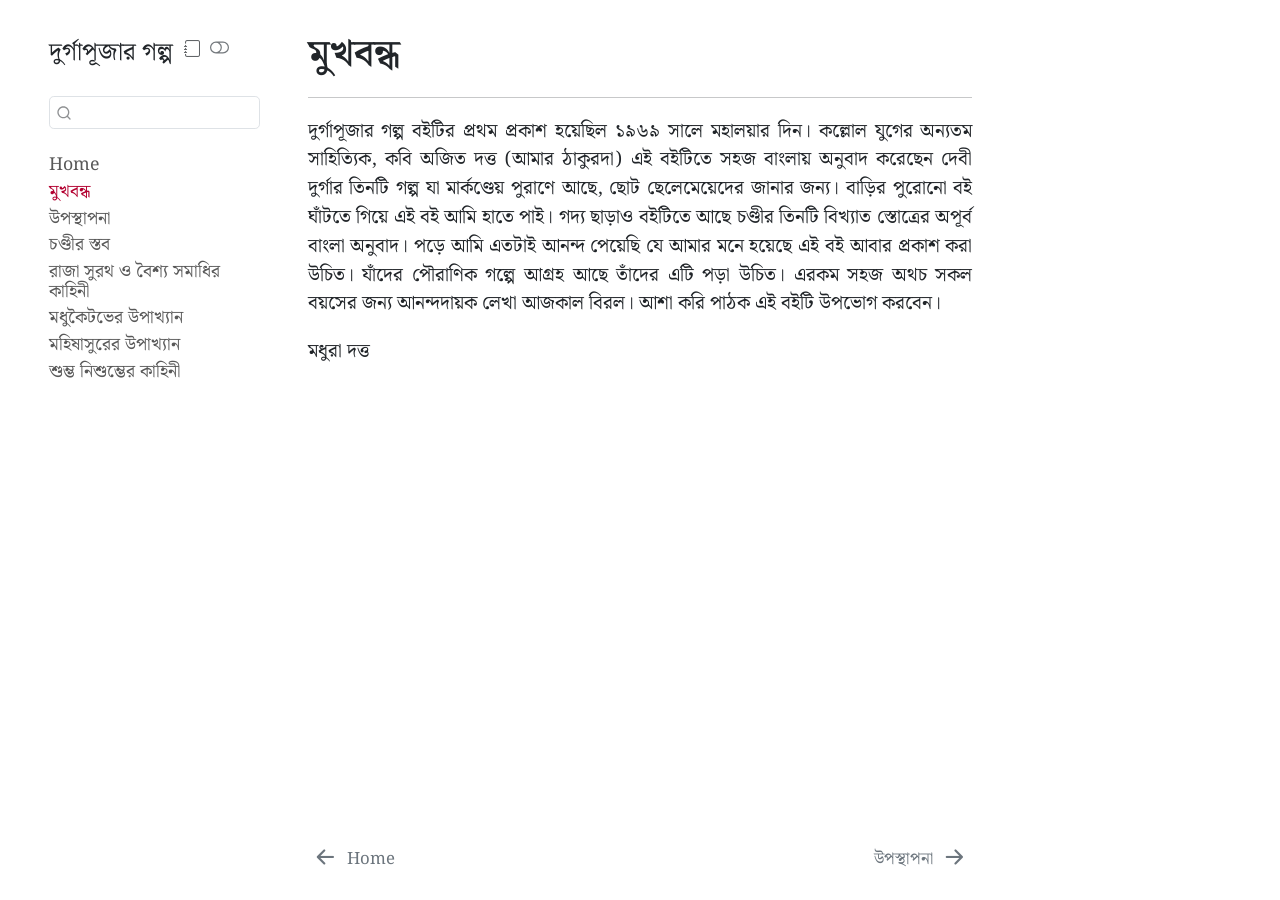
<file: docs/intro.html>
<!DOCTYPE html>
<html xmlns="http://www.w3.org/1999/xhtml" lang="en" xml:lang="en"><head>

<meta charset="utf-8">
<meta name="generator" content="quarto-1.9.35">

<meta name="viewport" content="width=device-width, initial-scale=1.0, user-scalable=yes">


<title>মুখবন্ধ – দুর্গাপূজার গল্প</title>
<style>
/* Default styles provided by pandoc.
** See https://pandoc.org/MANUAL.html#variables-for-html for config info.
*/
code{white-space: pre-wrap;}
span.smallcaps{font-variant: small-caps;}
div.columns{display: flex; gap: min(4vw, 1.5em);}
div.column{flex: auto; overflow-x: auto;}
div.hanging-indent{margin-left: 1.5em; text-indent: -1.5em;}
ul.task-list{list-style: none;}
ul.task-list li input[type="checkbox"] {
  width: 0.8em;
  margin: 0 0.8em 0.2em -1em; /* quarto-specific, see https://github.com/quarto-dev/quarto-cli/issues/4556 */ 
  vertical-align: middle;
}
</style>


<script src="site_libs/quarto-nav/quarto-nav.js"></script>
<script src="site_libs/quarto-nav/headroom.min.js"></script>
<script src="site_libs/clipboard/clipboard.min.js"></script>
<script src="site_libs/quarto-search/autocomplete.umd.js"></script>
<script src="site_libs/quarto-search/fuse.min.js"></script>
<script src="site_libs/quarto-search/quarto-search.js"></script>
<meta name="quarto:offset" content="./">
<link href="./preface.html" rel="next">
<link href="./index.html" rel="prev">
<script src="site_libs/quarto-html/quarto.js" type="module"></script>
<script src="site_libs/quarto-html/tabsets/tabsets.js" type="module"></script>
<script src="site_libs/quarto-html/popper.min.js"></script>
<script src="site_libs/quarto-html/tippy.umd.min.js"></script>
<script src="site_libs/quarto-html/anchor.min.js"></script>
<link href="site_libs/quarto-html/tippy.css" rel="stylesheet">
<link href="site_libs/quarto-html/quarto-syntax-highlighting-46f66b053e56abd73bb6e954d61a315b.css" rel="stylesheet" class="quarto-color-scheme" id="quarto-text-highlighting-styles">
<link href="site_libs/quarto-html/quarto-syntax-highlighting-dark-22b4aaf4c2978829df3684e8f2c068db.css" rel="stylesheet" class="quarto-color-scheme quarto-color-alternate" id="quarto-text-highlighting-styles">
<link href="site_libs/quarto-html/quarto-syntax-highlighting-46f66b053e56abd73bb6e954d61a315b.css" rel="stylesheet" class="quarto-color-scheme-extra" id="quarto-text-highlighting-styles">
<script src="site_libs/bootstrap/bootstrap.min.js"></script>
<link href="site_libs/bootstrap/bootstrap-icons.css" rel="stylesheet">
<link href="site_libs/bootstrap/bootstrap-4a6aa17e5aea7fdd4b924100caa447df.min.css" rel="stylesheet" append-hash="true" class="quarto-color-scheme" id="quarto-bootstrap" data-mode="light">
<link href="site_libs/bootstrap/bootstrap-dark-02c57d9c6282dbffd0d766c71dbac170.min.css" rel="stylesheet" append-hash="true" class="quarto-color-scheme quarto-color-alternate" id="quarto-bootstrap" data-mode="dark">
<link href="site_libs/bootstrap/bootstrap-4a6aa17e5aea7fdd4b924100caa447df.min.css" rel="stylesheet" append-hash="true" class="quarto-color-scheme-extra" id="quarto-bootstrap" data-mode="light">
<script id="quarto-search-options" type="application/json">{
  "location": "sidebar",
  "copy-button": false,
  "collapse-after": 3,
  "panel-placement": "start",
  "type": "textbox",
  "limit": 50,
  "keyboard-shortcut": [
    "f",
    "/",
    "s"
  ],
  "show-item-context": false,
  "language": {
    "search-no-results-text": "No results",
    "search-matching-documents-text": "matching documents",
    "search-copy-link-title": "Copy link to search",
    "search-hide-matches-text": "Hide additional matches",
    "search-more-match-text": "more match in this document",
    "search-more-matches-text": "more matches in this document",
    "search-clear-button-title": "Clear",
    "search-text-placeholder": "",
    "search-detached-cancel-button-title": "Cancel",
    "search-submit-button-title": "Submit",
    "search-label": "Search"
  }
}</script>
<link rel="stylesheet" href="https://fonts.googleapis.com/css?family=Noto Serif Bengali">


</head>

<body class="nav-sidebar floating quarto-light"><script id="quarto-html-before-body" type="application/javascript">
    const toggleBodyColorMode = (bsSheetEl) => {
      const mode = bsSheetEl.getAttribute("data-mode");
      const bodyEl = window.document.querySelector("body");
      if (mode === "dark") {
        bodyEl.classList.add("quarto-dark");
        bodyEl.classList.remove("quarto-light");
      } else {
        bodyEl.classList.add("quarto-light");
        bodyEl.classList.remove("quarto-dark");
      }
    }
    const toggleBodyColorPrimary = () => {
      const bsSheetEl = window.document.querySelector("link#quarto-bootstrap:not([rel=disabled-stylesheet])");
      if (bsSheetEl) {
        toggleBodyColorMode(bsSheetEl);
      }
    }
    const setColorSchemeToggle = (alternate) => {
      const toggles = window.document.querySelectorAll('.quarto-color-scheme-toggle');
      for (let i=0; i < toggles.length; i++) {
        const toggle = toggles[i];
        if (toggle) {
          if (alternate) {
            toggle.classList.add("alternate");
          } else {
            toggle.classList.remove("alternate");
          }
        }
      }
    };
    const toggleColorMode = (alternate) => {
      // Switch the stylesheets
      const primaryStylesheets = window.document.querySelectorAll('link.quarto-color-scheme:not(.quarto-color-alternate)');
      const alternateStylesheets = window.document.querySelectorAll('link.quarto-color-scheme.quarto-color-alternate');
      manageTransitions('#quarto-margin-sidebar .nav-link', false);
      if (alternate) {
        // note: dark is layered on light, we don't disable primary!
        enableStylesheet(alternateStylesheets);
        for (const sheetNode of alternateStylesheets) {
          if (sheetNode.id === "quarto-bootstrap") {
            toggleBodyColorMode(sheetNode);
          }
        }
      } else {
        disableStylesheet(alternateStylesheets);
        enableStylesheet(primaryStylesheets)
        toggleBodyColorPrimary();
      }
      manageTransitions('#quarto-margin-sidebar .nav-link', true);
      // Switch the toggles
      setColorSchemeToggle(alternate)
      // Hack to workaround the fact that safari doesn't
      // properly recolor the scrollbar when toggling (#1455)
      if (navigator.userAgent.indexOf('Safari') > 0 && navigator.userAgent.indexOf('Chrome') == -1) {
        manageTransitions("body", false);
        window.scrollTo(0, 1);
        setTimeout(() => {
          window.scrollTo(0, 0);
          manageTransitions("body", true);
        }, 40);
      }
    }
    const disableStylesheet = (stylesheets) => {
      for (let i=0; i < stylesheets.length; i++) {
        const stylesheet = stylesheets[i];
        stylesheet.rel = 'disabled-stylesheet';
      }
    }
    const enableStylesheet = (stylesheets) => {
      for (let i=0; i < stylesheets.length; i++) {
        const stylesheet = stylesheets[i];
        if(stylesheet.rel !== 'stylesheet') { // for Chrome, which will still FOUC without this check
          stylesheet.rel = 'stylesheet';
        }
      }
    }
    const manageTransitions = (selector, allowTransitions) => {
      const els = window.document.querySelectorAll(selector);
      for (let i=0; i < els.length; i++) {
        const el = els[i];
        if (allowTransitions) {
          el.classList.remove('notransition');
        } else {
          el.classList.add('notransition');
        }
      }
    }
    const isFileUrl = () => {
      return window.location.protocol === 'file:';
    }
    const hasAlternateSentinel = () => {
      let styleSentinel = getColorSchemeSentinel();
      if (styleSentinel !== null) {
        return styleSentinel === "alternate";
      } else {
        return false;
      }
    }
    const setStyleSentinel = (alternate) => {
      const value = alternate ? "alternate" : "default";
      if (!isFileUrl()) {
        window.localStorage.setItem("quarto-color-scheme", value);
      } else {
        localAlternateSentinel = value;
      }
    }
    const getColorSchemeSentinel = () => {
      if (!isFileUrl()) {
        const storageValue = window.localStorage.getItem("quarto-color-scheme");
        return storageValue != null ? storageValue : localAlternateSentinel;
      } else {
        return localAlternateSentinel;
      }
    }
    const toggleGiscusIfUsed = (isAlternate, darkModeDefault) => {
      const baseTheme = document.querySelector('#giscus-base-theme')?.value ?? 'light';
      const alternateTheme = document.querySelector('#giscus-alt-theme')?.value ?? 'dark';
      let newTheme = '';
      if(authorPrefersDark) {
        newTheme = isAlternate ? baseTheme : alternateTheme;
      } else {
        newTheme = isAlternate ? alternateTheme : baseTheme;
      }
      const changeGiscusTheme = () => {
        // From: https://github.com/giscus/giscus/issues/336
        const sendMessage = (message) => {
          const iframe = document.querySelector('iframe.giscus-frame');
          if (!iframe) return;
          iframe.contentWindow.postMessage({ giscus: message }, 'https://giscus.app');
        }
        sendMessage({
          setConfig: {
            theme: newTheme
          }
        });
      }
      const isGiscussLoaded = window.document.querySelector('iframe.giscus-frame') !== null;
      if (isGiscussLoaded) {
        changeGiscusTheme();
      }
    };
    const authorPrefersDark = false;
    const darkModeDefault = authorPrefersDark;
      document.querySelector('link#quarto-text-highlighting-styles.quarto-color-scheme-extra').rel = 'disabled-stylesheet';
      document.querySelector('link#quarto-bootstrap.quarto-color-scheme-extra').rel = 'disabled-stylesheet';
    let localAlternateSentinel = darkModeDefault ? 'alternate' : 'default';
    // Dark / light mode switch
    window.quartoToggleColorScheme = () => {
      // Read the current dark / light value
      let toAlternate = !hasAlternateSentinel();
      toggleColorMode(toAlternate);
      setStyleSentinel(toAlternate);
      toggleGiscusIfUsed(toAlternate, darkModeDefault);
      window.dispatchEvent(new Event('resize'));
    };
    // Switch to dark mode if need be
    if (hasAlternateSentinel()) {
      toggleColorMode(true);
    } else {
      toggleColorMode(false);
    }
  </script>

<div id="quarto-search-results"></div>
  <header id="quarto-header" class="headroom fixed-top">
  <nav class="quarto-secondary-nav">
    <div class="container-fluid d-flex">
      <button type="button" class="quarto-btn-toggle btn" data-bs-toggle="collapse" role="button" data-bs-target=".quarto-sidebar-collapse-item" aria-controls="quarto-sidebar" aria-expanded="false" aria-label="Toggle sidebar navigation" onclick="if (window.quartoToggleHeadroom) { window.quartoToggleHeadroom(); }">
        <i class="bi bi-layout-text-sidebar-reverse"></i>
      </button>
        <nav class="quarto-page-breadcrumbs" aria-label="breadcrumb"><ol class="breadcrumb"><li class="breadcrumb-item"><a href="./intro.html">মুখবন্ধ</a></li></ol></nav>
        <a class="flex-grow-1" role="navigation" data-bs-toggle="collapse" data-bs-target=".quarto-sidebar-collapse-item" aria-controls="quarto-sidebar" aria-expanded="false" aria-label="Toggle sidebar navigation" onclick="if (window.quartoToggleHeadroom) { window.quartoToggleHeadroom(); }">      
        </a>
      <button type="button" class="btn quarto-search-button" aria-label="Search" onclick="window.quartoOpenSearch();">
        <i class="bi bi-search"></i>
      </button>
    </div>
  </nav>
</header>
<!-- content -->
<div id="quarto-content" class="quarto-container page-columns page-rows-contents page-layout-article">
<!-- sidebar -->
  <nav id="quarto-sidebar" class="sidebar collapse collapse-horizontal quarto-sidebar-collapse-item sidebar-navigation floating overflow-auto">
    <div class="pt-lg-2 mt-2 text-left sidebar-header">
    <div class="sidebar-title mb-0 py-0">
      <a href="./">দুর্গাপূজার গল্প</a> 
        <div class="sidebar-tools-main">
    <a href="./দুর্গাপূজার-গল্প.epub" title="Download ePub" class="quarto-navigation-tool px-1" aria-label="Download ePub"><i class="bi bi-journal"></i></a>
  <a href="" class="quarto-color-scheme-toggle quarto-navigation-tool  px-1" onclick="window.quartoToggleColorScheme(); return false;" title="Toggle dark mode"><i class="bi"></i></a>
</div>
    </div>
      </div>
        <div class="mt-2 flex-shrink-0 align-items-center">
        <div class="sidebar-search">
        <div id="quarto-search" class="" title="Search"></div>
        </div>
        </div>
    <div class="sidebar-menu-container"> 
    <ul class="list-unstyled mt-1">
        <li class="sidebar-item">
  <div class="sidebar-item-container"> 
  <a href="./index.html" class="sidebar-item-text sidebar-link">
 <span class="menu-text">Home</span></a>
  </div>
</li>
        <li class="sidebar-item">
  <div class="sidebar-item-container"> 
  <a href="./intro.html" class="sidebar-item-text sidebar-link active">
 <span class="menu-text">মুখবন্ধ</span></a>
  </div>
</li>
        <li class="sidebar-item">
  <div class="sidebar-item-container"> 
  <a href="./preface.html" class="sidebar-item-text sidebar-link">
 <span class="menu-text">উপস্থাপনা</span></a>
  </div>
</li>
        <li class="sidebar-item">
  <div class="sidebar-item-container"> 
  <a href="./chap00.html" class="sidebar-item-text sidebar-link">
 <span class="menu-text">চণ্ডীর স্তব</span></a>
  </div>
</li>
        <li class="sidebar-item">
  <div class="sidebar-item-container"> 
  <a href="./chap01.html" class="sidebar-item-text sidebar-link">
 <span class="menu-text">রাজা সুরথ ও বৈশ্য সমাধির কাহিনী</span></a>
  </div>
</li>
        <li class="sidebar-item">
  <div class="sidebar-item-container"> 
  <a href="./chap02.html" class="sidebar-item-text sidebar-link">
 <span class="menu-text">মধুকৈটভের উপাখ্যান</span></a>
  </div>
</li>
        <li class="sidebar-item">
  <div class="sidebar-item-container"> 
  <a href="./chap03.html" class="sidebar-item-text sidebar-link">
 <span class="menu-text">মহিষাসুরের উপাখ্যান</span></a>
  </div>
</li>
        <li class="sidebar-item">
  <div class="sidebar-item-container"> 
  <a href="./chap04.html" class="sidebar-item-text sidebar-link">
 <span class="menu-text">শুম্ভ নিশুম্ভের কাহিনী</span></a>
  </div>
</li>
    </ul>
    </div>
</nav>
<div id="quarto-sidebar-glass" class="quarto-sidebar-collapse-item" data-bs-toggle="collapse" data-bs-target=".quarto-sidebar-collapse-item"></div>
<!-- margin-sidebar -->
    <div id="quarto-margin-sidebar" class="sidebar margin-sidebar zindex-bottom">
        
    </div>
<!-- main -->
<main class="content" id="quarto-document-content">


<header id="title-block-header" class="quarto-title-block default">
<div class="quarto-title">
<h1 class="title">মুখবন্ধ</h1>
</div>



<div class="quarto-title-meta">

    
  
    
  </div>
  


</header>


<hr>
<p>দুর্গাপূজার গল্প বইটির প্রথম প্রকাশ হয়েছিল ১৯৬৯ সালে মহালয়ার দিন। কল্লোল যুগের অন্যতম সাহিত্যিক, কবি অজিত দত্ত (আমার ঠাকুরদা) এই বইটিতে সহজ বাংলায় অনুবাদ করেছেন দেবী দুর্গার তিনটি গল্প যা মার্কণ্ডেয় পুরাণে আছে, ছোট ছেলেমেয়েদের জানার জন্য। বাড়ির পুরোনো বই ঘাঁটতে গিয়ে এই বই আমি হাতে পাই। গদ্য ছাড়াও বইটিতে আছে চণ্ডীর তিনটি বিখ্যাত স্তোত্রের অপূর্ব বাংলা অনুবাদ। পড়ে আমি এতটাই আনন্দ পেয়েছি যে আমার মনে হয়েছে এই বই আবার প্রকাশ করা উচিত। যাঁদের পৌরাণিক গল্পে আগ্রহ আছে তাঁদের এটি পড়া উচিত। এরকম সহজ অথচ সকল বয়সের জন্য আনন্দদায়ক লেখা আজকাল বিরল। আশা করি পাঠক এই বইটি উপভোগ করবেন।</p>
<p>মধুরা দত্ত</p>



</main> <!-- /main -->
<script id="quarto-html-after-body" type="application/javascript">
  window.document.addEventListener("DOMContentLoaded", function (event) {
    // Ensure there is a toggle, if there isn't float one in the top right
    if (window.document.querySelector('.quarto-color-scheme-toggle') === null) {
      const a = window.document.createElement('a');
      a.classList.add('top-right');
      a.classList.add('quarto-color-scheme-toggle');
      a.href = "";
      a.onclick = function() { try { window.quartoToggleColorScheme(); } catch {} return false; };
      const i = window.document.createElement("i");
      i.classList.add('bi');
      a.appendChild(i);
      window.document.body.appendChild(a);
    }
    setColorSchemeToggle(hasAlternateSentinel())
    const icon = "";
    const anchorJS = new window.AnchorJS();
    anchorJS.options = {
      placement: 'right',
      icon: icon
    };
    anchorJS.add('.anchored');
    const isCodeAnnotation = (el) => {
      for (const clz of el.classList) {
        if (clz.startsWith('code-annotation-')) {                     
          return true;
        }
      }
      return false;
    }
    const onCopySuccess = function(e) {
      // button target
      const button = e.trigger;
      // don't keep focus
      button.blur();
      // flash "checked"
      button.classList.add('code-copy-button-checked');
      var currentTitle = button.getAttribute("title");
      button.setAttribute("title", "Copied!");
      let tooltip;
      if (window.bootstrap) {
        button.setAttribute("data-bs-toggle", "tooltip");
        button.setAttribute("data-bs-placement", "left");
        button.setAttribute("data-bs-title", "Copied!");
        tooltip = new bootstrap.Tooltip(button, 
          { trigger: "manual", 
            customClass: "code-copy-button-tooltip",
            offset: [0, -8]});
        tooltip.show();    
      }
      setTimeout(function() {
        if (tooltip) {
          tooltip.hide();
          button.removeAttribute("data-bs-title");
          button.removeAttribute("data-bs-toggle");
          button.removeAttribute("data-bs-placement");
        }
        button.setAttribute("title", currentTitle);
        button.classList.remove('code-copy-button-checked');
      }, 1000);
      // clear code selection
      e.clearSelection();
    }
    const getTextToCopy = function(trigger) {
      const outerScaffold = trigger.parentElement.cloneNode(true);
      const codeEl = outerScaffold.querySelector('code');
      for (const childEl of codeEl.children) {
        if (isCodeAnnotation(childEl)) {
          childEl.remove();
        }
      }
      return codeEl.innerText;
    }
    const clipboard = new window.ClipboardJS('.code-copy-button:not([data-in-quarto-modal])', {
      text: getTextToCopy
    });
    clipboard.on('success', onCopySuccess);
    if (window.document.getElementById('quarto-embedded-source-code-modal')) {
      const clipboardModal = new window.ClipboardJS('.code-copy-button[data-in-quarto-modal]', {
        text: getTextToCopy,
        container: window.document.getElementById('quarto-embedded-source-code-modal')
      });
      clipboardModal.on('success', onCopySuccess);
    }
      var localhostRegex = new RegExp(/^(?:http|https):\/\/localhost\:?[0-9]*\//);
      var mailtoRegex = new RegExp(/^mailto:/);
        var filterRegex = new RegExp('/' + window.location.host + '/');
      var isInternal = (href) => {
          return filterRegex.test(href) || localhostRegex.test(href) || mailtoRegex.test(href);
      }
      // Inspect non-navigation links and adorn them if external
     var links = window.document.querySelectorAll('a[href]:not(.nav-link):not(.navbar-brand):not(.toc-action):not(.sidebar-link):not(.sidebar-item-toggle):not(.pagination-link):not(.no-external):not([aria-hidden]):not(.dropdown-item):not(.quarto-navigation-tool):not(.about-link)');
      for (var i=0; i<links.length; i++) {
        const link = links[i];
        if (!isInternal(link.href)) {
          // undo the damage that might have been done by quarto-nav.js in the case of
          // links that we want to consider external
          if (link.dataset.originalHref !== undefined) {
            link.href = link.dataset.originalHref;
          }
        }
      }
    function tippyHover(el, contentFn, onTriggerFn, onUntriggerFn) {
      const config = {
        allowHTML: true,
        maxWidth: 500,
        delay: 100,
        arrow: false,
        appendTo: function(el) {
            return el.parentElement;
        },
        interactive: true,
        interactiveBorder: 10,
        theme: 'quarto',
        placement: 'bottom-start',
      };
      if (contentFn) {
        config.content = contentFn;
      }
      if (onTriggerFn) {
        config.onTrigger = onTriggerFn;
      }
      if (onUntriggerFn) {
        config.onUntrigger = onUntriggerFn;
      }
      window.tippy(el, config); 
    }
    const noterefs = window.document.querySelectorAll('a[role="doc-noteref"]');
    for (var i=0; i<noterefs.length; i++) {
      const ref = noterefs[i];
      tippyHover(ref, function() {
        // use id or data attribute instead here
        let href = ref.getAttribute('data-footnote-href') || ref.getAttribute('href');
        try { href = new URL(href).hash; } catch {}
        const id = href.replace(/^#\/?/, "");
        const note = window.document.getElementById(id);
        if (note) {
          return note.innerHTML;
        } else {
          return "";
        }
      });
    }
    const xrefs = window.document.querySelectorAll('a.quarto-xref');
    const processXRef = (id, note) => {
      // Strip column container classes
      const stripColumnClz = (el) => {
        el.classList.remove("page-full", "page-columns");
        if (el.children) {
          for (const child of el.children) {
            stripColumnClz(child);
          }
        }
      }
      stripColumnClz(note)
      if (id === null || id.startsWith('sec-')) {
        // Special case sections, only their first couple elements
        const container = document.createElement("div");
        if (note.children && note.children.length > 2) {
          container.appendChild(note.children[0].cloneNode(true));
          for (let i = 1; i < note.children.length; i++) {
            const child = note.children[i];
            if (child.tagName === "P" && child.innerText === "") {
              continue;
            } else {
              container.appendChild(child.cloneNode(true));
              break;
            }
          }
          if (window.Quarto?.typesetMath) {
            window.Quarto.typesetMath(container);
          }
          return container.innerHTML
        } else {
          if (window.Quarto?.typesetMath) {
            window.Quarto.typesetMath(note);
          }
          return note.innerHTML;
        }
      } else {
        // Remove any anchor links if they are present
        const anchorLink = note.querySelector('a.anchorjs-link');
        if (anchorLink) {
          anchorLink.remove();
        }
        if (window.Quarto?.typesetMath) {
          window.Quarto.typesetMath(note);
        }
        if (note.classList.contains("callout")) {
          return note.outerHTML;
        } else {
          return note.innerHTML;
        }
      }
    }
    for (var i=0; i<xrefs.length; i++) {
      const xref = xrefs[i];
      tippyHover(xref, undefined, function(instance) {
        instance.disable();
        let url = xref.getAttribute('href');
        let hash = undefined; 
        if (url.startsWith('#')) {
          hash = url;
        } else {
          try { hash = new URL(url).hash; } catch {}
        }
        if (hash) {
          const id = hash.replace(/^#\/?/, "");
          const note = window.document.getElementById(id);
          if (note !== null) {
            try {
              const html = processXRef(id, note.cloneNode(true));
              instance.setContent(html);
            } finally {
              instance.enable();
              instance.show();
            }
          } else {
            // See if we can fetch this
            fetch(url.split('#')[0])
            .then(res => res.text())
            .then(html => {
              const parser = new DOMParser();
              const htmlDoc = parser.parseFromString(html, "text/html");
              const note = htmlDoc.getElementById(id);
              if (note !== null) {
                const html = processXRef(id, note);
                instance.setContent(html);
              } 
            }).finally(() => {
              instance.enable();
              instance.show();
            });
          }
        } else {
          // See if we can fetch a full url (with no hash to target)
          // This is a special case and we should probably do some content thinning / targeting
          fetch(url)
          .then(res => res.text())
          .then(html => {
            const parser = new DOMParser();
            const htmlDoc = parser.parseFromString(html, "text/html");
            const note = htmlDoc.querySelector('main.content');
            if (note !== null) {
              // This should only happen for chapter cross references
              // (since there is no id in the URL)
              // remove the first header
              if (note.children.length > 0 && note.children[0].tagName === "HEADER") {
                note.children[0].remove();
              }
              const html = processXRef(null, note);
              instance.setContent(html);
            } 
          }).finally(() => {
            instance.enable();
            instance.show();
          });
        }
      }, function(instance) {
      });
    }
        let selectedAnnoteEl;
        const selectorForAnnotation = ( cell, annotation) => {
          let cellAttr = 'data-code-cell="' + cell + '"';
          let lineAttr = 'data-code-annotation="' +  annotation + '"';
          const selector = 'span[' + cellAttr + '][' + lineAttr + ']';
          return selector;
        }
        const selectCodeLines = (annoteEl) => {
          const doc = window.document;
          const targetCell = annoteEl.getAttribute("data-target-cell");
          const targetAnnotation = annoteEl.getAttribute("data-target-annotation");
          const annoteSpan = window.document.querySelector(selectorForAnnotation(targetCell, targetAnnotation));
          const lines = annoteSpan.getAttribute("data-code-lines").split(",");
          const lineIds = lines.map((line) => {
            return targetCell + "-" + line;
          })
          let top = null;
          let height = null;
          let parent = null;
          if (lineIds.length > 0) {
              //compute the position of the single el (top and bottom and make a div)
              const el = window.document.getElementById(lineIds[0]);
              top = el.offsetTop;
              height = el.offsetHeight;
              parent = el.parentElement.parentElement;
            if (lineIds.length > 1) {
              const lastEl = window.document.getElementById(lineIds[lineIds.length - 1]);
              const bottom = lastEl.offsetTop + lastEl.offsetHeight;
              height = bottom - top;
            }
            if (top !== null && height !== null && parent !== null) {
              // cook up a div (if necessary) and position it 
              let div = window.document.getElementById("code-annotation-line-highlight");
              if (div === null) {
                div = window.document.createElement("div");
                div.setAttribute("id", "code-annotation-line-highlight");
                div.style.position = 'absolute';
                parent.appendChild(div);
              }
              div.style.top = top - 2 + "px";
              div.style.height = height + 4 + "px";
              div.style.left = 0;
              let gutterDiv = window.document.getElementById("code-annotation-line-highlight-gutter");
              if (gutterDiv === null) {
                gutterDiv = window.document.createElement("div");
                gutterDiv.setAttribute("id", "code-annotation-line-highlight-gutter");
                gutterDiv.style.position = 'absolute';
                const codeCell = window.document.getElementById(targetCell);
                const gutter = codeCell.querySelector('.code-annotation-gutter');
                gutter.appendChild(gutterDiv);
              }
              gutterDiv.style.top = top - 2 + "px";
              gutterDiv.style.height = height + 4 + "px";
            }
            selectedAnnoteEl = annoteEl;
          }
        };
        const unselectCodeLines = () => {
          const elementsIds = ["code-annotation-line-highlight", "code-annotation-line-highlight-gutter"];
          elementsIds.forEach((elId) => {
            const div = window.document.getElementById(elId);
            if (div) {
              div.remove();
            }
          });
          selectedAnnoteEl = undefined;
        };
          // Handle positioning of the toggle
      window.addEventListener(
        "resize",
        throttle(() => {
          elRect = undefined;
          if (selectedAnnoteEl) {
            selectCodeLines(selectedAnnoteEl);
          }
        }, 10)
      );
      function throttle(fn, ms) {
      let throttle = false;
      let timer;
        return (...args) => {
          if(!throttle) { // first call gets through
              fn.apply(this, args);
              throttle = true;
          } else { // all the others get throttled
              if(timer) clearTimeout(timer); // cancel #2
              timer = setTimeout(() => {
                fn.apply(this, args);
                timer = throttle = false;
              }, ms);
          }
        };
      }
        // Attach click handler to the DT
        const annoteDls = window.document.querySelectorAll('dt[data-target-cell]');
        for (const annoteDlNode of annoteDls) {
          annoteDlNode.addEventListener('click', (event) => {
            const clickedEl = event.target;
            if (clickedEl !== selectedAnnoteEl) {
              unselectCodeLines();
              const activeEl = window.document.querySelector('dt[data-target-cell].code-annotation-active');
              if (activeEl) {
                activeEl.classList.remove('code-annotation-active');
              }
              selectCodeLines(clickedEl);
              clickedEl.classList.add('code-annotation-active');
            } else {
              // Unselect the line
              unselectCodeLines();
              clickedEl.classList.remove('code-annotation-active');
            }
          });
        }
    const findCites = (el) => {
      const parentEl = el.parentElement;
      if (parentEl) {
        const cites = parentEl.dataset.cites;
        if (cites) {
          return {
            el,
            cites: cites.split(' ')
          };
        } else {
          return findCites(el.parentElement)
        }
      } else {
        return undefined;
      }
    };
    var bibliorefs = window.document.querySelectorAll('a[role="doc-biblioref"]');
    for (var i=0; i<bibliorefs.length; i++) {
      const ref = bibliorefs[i];
      const citeInfo = findCites(ref);
      if (citeInfo) {
        tippyHover(citeInfo.el, function() {
          var popup = window.document.createElement('div');
          citeInfo.cites.forEach(function(cite) {
            var citeDiv = window.document.createElement('div');
            citeDiv.classList.add('hanging-indent');
            citeDiv.classList.add('csl-entry');
            var biblioDiv = window.document.getElementById('ref-' + cite);
            if (biblioDiv) {
              citeDiv.innerHTML = biblioDiv.innerHTML;
            }
            popup.appendChild(citeDiv);
          });
          return popup.innerHTML;
        });
      }
    }
  });
  </script>
<nav class="page-navigation">
  <div class="nav-page nav-page-previous">
      <a href="./index.html" class="pagination-link" aria-label="Home">
        <i class="bi bi-arrow-left-short"></i> <span class="nav-page-text">Home</span>
      </a>          
  </div>
  <div class="nav-page nav-page-next">
      <a href="./preface.html" class="pagination-link" aria-label="উপস্থাপনা">
        <span class="nav-page-text">উপস্থাপনা</span> <i class="bi bi-arrow-right-short"></i>
      </a>
  </div>
</nav>
</div> <!-- /content -->




</body></html>
</file>
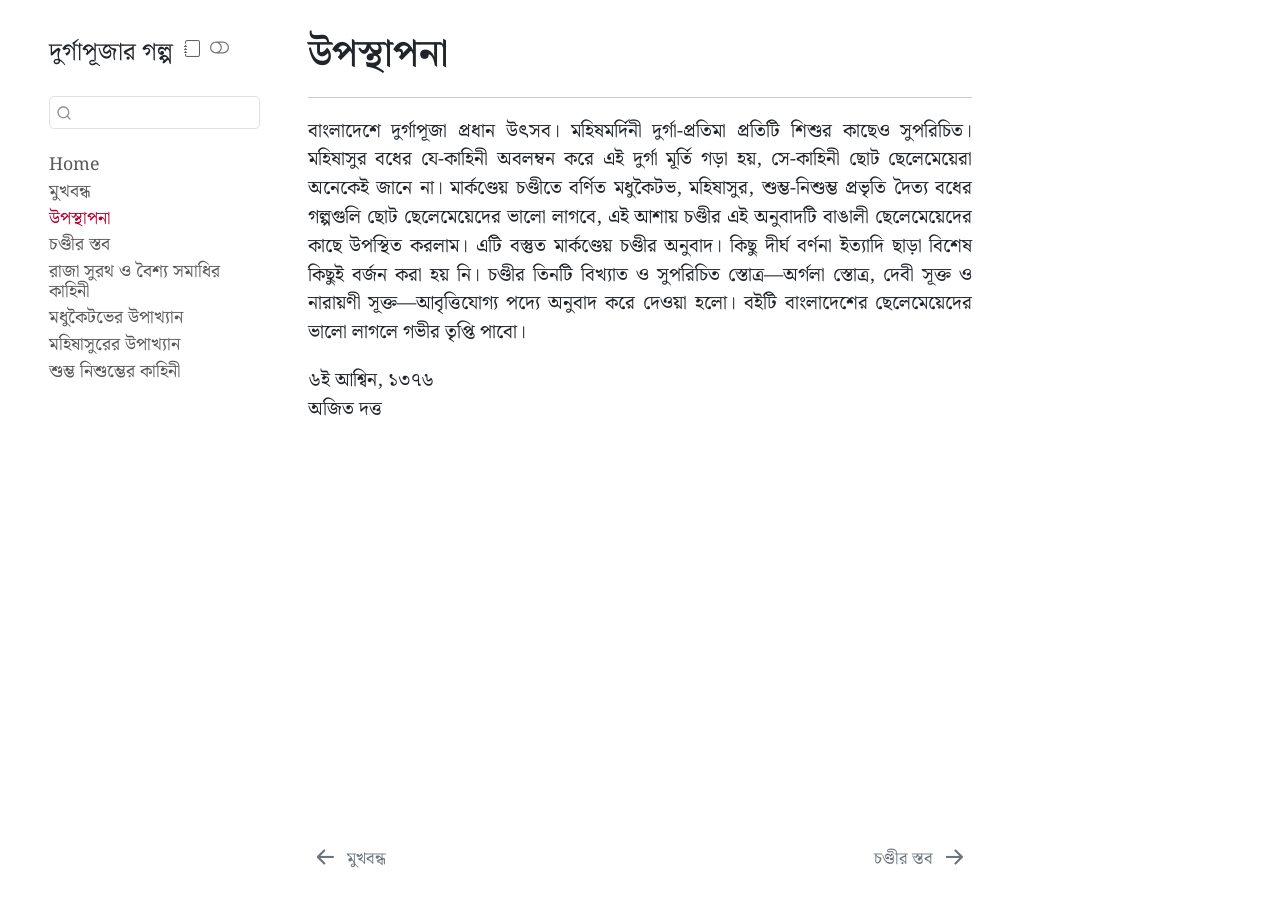
<file: docs/preface.html>
<!DOCTYPE html>
<html xmlns="http://www.w3.org/1999/xhtml" lang="en" xml:lang="en"><head>

<meta charset="utf-8">
<meta name="generator" content="quarto-1.9.35">

<meta name="viewport" content="width=device-width, initial-scale=1.0, user-scalable=yes">


<title>উপস্থাপনা – দুর্গাপূজার গল্প</title>
<style>
/* Default styles provided by pandoc.
** See https://pandoc.org/MANUAL.html#variables-for-html for config info.
*/
code{white-space: pre-wrap;}
span.smallcaps{font-variant: small-caps;}
div.columns{display: flex; gap: min(4vw, 1.5em);}
div.column{flex: auto; overflow-x: auto;}
div.hanging-indent{margin-left: 1.5em; text-indent: -1.5em;}
ul.task-list{list-style: none;}
ul.task-list li input[type="checkbox"] {
  width: 0.8em;
  margin: 0 0.8em 0.2em -1em; /* quarto-specific, see https://github.com/quarto-dev/quarto-cli/issues/4556 */ 
  vertical-align: middle;
}
</style>


<script src="site_libs/quarto-nav/quarto-nav.js"></script>
<script src="site_libs/quarto-nav/headroom.min.js"></script>
<script src="site_libs/clipboard/clipboard.min.js"></script>
<script src="site_libs/quarto-search/autocomplete.umd.js"></script>
<script src="site_libs/quarto-search/fuse.min.js"></script>
<script src="site_libs/quarto-search/quarto-search.js"></script>
<meta name="quarto:offset" content="./">
<link href="./chap00.html" rel="next">
<link href="./intro.html" rel="prev">
<script src="site_libs/quarto-html/quarto.js" type="module"></script>
<script src="site_libs/quarto-html/tabsets/tabsets.js" type="module"></script>
<script src="site_libs/quarto-html/popper.min.js"></script>
<script src="site_libs/quarto-html/tippy.umd.min.js"></script>
<script src="site_libs/quarto-html/anchor.min.js"></script>
<link href="site_libs/quarto-html/tippy.css" rel="stylesheet">
<link href="site_libs/quarto-html/quarto-syntax-highlighting-46f66b053e56abd73bb6e954d61a315b.css" rel="stylesheet" class="quarto-color-scheme" id="quarto-text-highlighting-styles">
<link href="site_libs/quarto-html/quarto-syntax-highlighting-dark-22b4aaf4c2978829df3684e8f2c068db.css" rel="stylesheet" class="quarto-color-scheme quarto-color-alternate" id="quarto-text-highlighting-styles">
<link href="site_libs/quarto-html/quarto-syntax-highlighting-46f66b053e56abd73bb6e954d61a315b.css" rel="stylesheet" class="quarto-color-scheme-extra" id="quarto-text-highlighting-styles">
<script src="site_libs/bootstrap/bootstrap.min.js"></script>
<link href="site_libs/bootstrap/bootstrap-icons.css" rel="stylesheet">
<link href="site_libs/bootstrap/bootstrap-4a6aa17e5aea7fdd4b924100caa447df.min.css" rel="stylesheet" append-hash="true" class="quarto-color-scheme" id="quarto-bootstrap" data-mode="light">
<link href="site_libs/bootstrap/bootstrap-dark-02c57d9c6282dbffd0d766c71dbac170.min.css" rel="stylesheet" append-hash="true" class="quarto-color-scheme quarto-color-alternate" id="quarto-bootstrap" data-mode="dark">
<link href="site_libs/bootstrap/bootstrap-4a6aa17e5aea7fdd4b924100caa447df.min.css" rel="stylesheet" append-hash="true" class="quarto-color-scheme-extra" id="quarto-bootstrap" data-mode="light">
<script id="quarto-search-options" type="application/json">{
  "location": "sidebar",
  "copy-button": false,
  "collapse-after": 3,
  "panel-placement": "start",
  "type": "textbox",
  "limit": 50,
  "keyboard-shortcut": [
    "f",
    "/",
    "s"
  ],
  "show-item-context": false,
  "language": {
    "search-no-results-text": "No results",
    "search-matching-documents-text": "matching documents",
    "search-copy-link-title": "Copy link to search",
    "search-hide-matches-text": "Hide additional matches",
    "search-more-match-text": "more match in this document",
    "search-more-matches-text": "more matches in this document",
    "search-clear-button-title": "Clear",
    "search-text-placeholder": "",
    "search-detached-cancel-button-title": "Cancel",
    "search-submit-button-title": "Submit",
    "search-label": "Search"
  }
}</script>
<link rel="stylesheet" href="https://fonts.googleapis.com/css?family=Noto Serif Bengali">


</head>

<body class="nav-sidebar floating quarto-light"><script id="quarto-html-before-body" type="application/javascript">
    const toggleBodyColorMode = (bsSheetEl) => {
      const mode = bsSheetEl.getAttribute("data-mode");
      const bodyEl = window.document.querySelector("body");
      if (mode === "dark") {
        bodyEl.classList.add("quarto-dark");
        bodyEl.classList.remove("quarto-light");
      } else {
        bodyEl.classList.add("quarto-light");
        bodyEl.classList.remove("quarto-dark");
      }
    }
    const toggleBodyColorPrimary = () => {
      const bsSheetEl = window.document.querySelector("link#quarto-bootstrap:not([rel=disabled-stylesheet])");
      if (bsSheetEl) {
        toggleBodyColorMode(bsSheetEl);
      }
    }
    const setColorSchemeToggle = (alternate) => {
      const toggles = window.document.querySelectorAll('.quarto-color-scheme-toggle');
      for (let i=0; i < toggles.length; i++) {
        const toggle = toggles[i];
        if (toggle) {
          if (alternate) {
            toggle.classList.add("alternate");
          } else {
            toggle.classList.remove("alternate");
          }
        }
      }
    };
    const toggleColorMode = (alternate) => {
      // Switch the stylesheets
      const primaryStylesheets = window.document.querySelectorAll('link.quarto-color-scheme:not(.quarto-color-alternate)');
      const alternateStylesheets = window.document.querySelectorAll('link.quarto-color-scheme.quarto-color-alternate');
      manageTransitions('#quarto-margin-sidebar .nav-link', false);
      if (alternate) {
        // note: dark is layered on light, we don't disable primary!
        enableStylesheet(alternateStylesheets);
        for (const sheetNode of alternateStylesheets) {
          if (sheetNode.id === "quarto-bootstrap") {
            toggleBodyColorMode(sheetNode);
          }
        }
      } else {
        disableStylesheet(alternateStylesheets);
        enableStylesheet(primaryStylesheets)
        toggleBodyColorPrimary();
      }
      manageTransitions('#quarto-margin-sidebar .nav-link', true);
      // Switch the toggles
      setColorSchemeToggle(alternate)
      // Hack to workaround the fact that safari doesn't
      // properly recolor the scrollbar when toggling (#1455)
      if (navigator.userAgent.indexOf('Safari') > 0 && navigator.userAgent.indexOf('Chrome') == -1) {
        manageTransitions("body", false);
        window.scrollTo(0, 1);
        setTimeout(() => {
          window.scrollTo(0, 0);
          manageTransitions("body", true);
        }, 40);
      }
    }
    const disableStylesheet = (stylesheets) => {
      for (let i=0; i < stylesheets.length; i++) {
        const stylesheet = stylesheets[i];
        stylesheet.rel = 'disabled-stylesheet';
      }
    }
    const enableStylesheet = (stylesheets) => {
      for (let i=0; i < stylesheets.length; i++) {
        const stylesheet = stylesheets[i];
        if(stylesheet.rel !== 'stylesheet') { // for Chrome, which will still FOUC without this check
          stylesheet.rel = 'stylesheet';
        }
      }
    }
    const manageTransitions = (selector, allowTransitions) => {
      const els = window.document.querySelectorAll(selector);
      for (let i=0; i < els.length; i++) {
        const el = els[i];
        if (allowTransitions) {
          el.classList.remove('notransition');
        } else {
          el.classList.add('notransition');
        }
      }
    }
    const isFileUrl = () => {
      return window.location.protocol === 'file:';
    }
    const hasAlternateSentinel = () => {
      let styleSentinel = getColorSchemeSentinel();
      if (styleSentinel !== null) {
        return styleSentinel === "alternate";
      } else {
        return false;
      }
    }
    const setStyleSentinel = (alternate) => {
      const value = alternate ? "alternate" : "default";
      if (!isFileUrl()) {
        window.localStorage.setItem("quarto-color-scheme", value);
      } else {
        localAlternateSentinel = value;
      }
    }
    const getColorSchemeSentinel = () => {
      if (!isFileUrl()) {
        const storageValue = window.localStorage.getItem("quarto-color-scheme");
        return storageValue != null ? storageValue : localAlternateSentinel;
      } else {
        return localAlternateSentinel;
      }
    }
    const toggleGiscusIfUsed = (isAlternate, darkModeDefault) => {
      const baseTheme = document.querySelector('#giscus-base-theme')?.value ?? 'light';
      const alternateTheme = document.querySelector('#giscus-alt-theme')?.value ?? 'dark';
      let newTheme = '';
      if(authorPrefersDark) {
        newTheme = isAlternate ? baseTheme : alternateTheme;
      } else {
        newTheme = isAlternate ? alternateTheme : baseTheme;
      }
      const changeGiscusTheme = () => {
        // From: https://github.com/giscus/giscus/issues/336
        const sendMessage = (message) => {
          const iframe = document.querySelector('iframe.giscus-frame');
          if (!iframe) return;
          iframe.contentWindow.postMessage({ giscus: message }, 'https://giscus.app');
        }
        sendMessage({
          setConfig: {
            theme: newTheme
          }
        });
      }
      const isGiscussLoaded = window.document.querySelector('iframe.giscus-frame') !== null;
      if (isGiscussLoaded) {
        changeGiscusTheme();
      }
    };
    const authorPrefersDark = false;
    const darkModeDefault = authorPrefersDark;
      document.querySelector('link#quarto-text-highlighting-styles.quarto-color-scheme-extra').rel = 'disabled-stylesheet';
      document.querySelector('link#quarto-bootstrap.quarto-color-scheme-extra').rel = 'disabled-stylesheet';
    let localAlternateSentinel = darkModeDefault ? 'alternate' : 'default';
    // Dark / light mode switch
    window.quartoToggleColorScheme = () => {
      // Read the current dark / light value
      let toAlternate = !hasAlternateSentinel();
      toggleColorMode(toAlternate);
      setStyleSentinel(toAlternate);
      toggleGiscusIfUsed(toAlternate, darkModeDefault);
      window.dispatchEvent(new Event('resize'));
    };
    // Switch to dark mode if need be
    if (hasAlternateSentinel()) {
      toggleColorMode(true);
    } else {
      toggleColorMode(false);
    }
  </script>

<div id="quarto-search-results"></div>
  <header id="quarto-header" class="headroom fixed-top">
  <nav class="quarto-secondary-nav">
    <div class="container-fluid d-flex">
      <button type="button" class="quarto-btn-toggle btn" data-bs-toggle="collapse" role="button" data-bs-target=".quarto-sidebar-collapse-item" aria-controls="quarto-sidebar" aria-expanded="false" aria-label="Toggle sidebar navigation" onclick="if (window.quartoToggleHeadroom) { window.quartoToggleHeadroom(); }">
        <i class="bi bi-layout-text-sidebar-reverse"></i>
      </button>
        <nav class="quarto-page-breadcrumbs" aria-label="breadcrumb"><ol class="breadcrumb"><li class="breadcrumb-item"><a href="./preface.html">উপস্থাপনা</a></li></ol></nav>
        <a class="flex-grow-1" role="navigation" data-bs-toggle="collapse" data-bs-target=".quarto-sidebar-collapse-item" aria-controls="quarto-sidebar" aria-expanded="false" aria-label="Toggle sidebar navigation" onclick="if (window.quartoToggleHeadroom) { window.quartoToggleHeadroom(); }">      
        </a>
      <button type="button" class="btn quarto-search-button" aria-label="Search" onclick="window.quartoOpenSearch();">
        <i class="bi bi-search"></i>
      </button>
    </div>
  </nav>
</header>
<!-- content -->
<div id="quarto-content" class="quarto-container page-columns page-rows-contents page-layout-article">
<!-- sidebar -->
  <nav id="quarto-sidebar" class="sidebar collapse collapse-horizontal quarto-sidebar-collapse-item sidebar-navigation floating overflow-auto">
    <div class="pt-lg-2 mt-2 text-left sidebar-header">
    <div class="sidebar-title mb-0 py-0">
      <a href="./">দুর্গাপূজার গল্প</a> 
        <div class="sidebar-tools-main">
    <a href="./দুর্গাপূজার-গল্প.epub" title="Download ePub" class="quarto-navigation-tool px-1" aria-label="Download ePub"><i class="bi bi-journal"></i></a>
  <a href="" class="quarto-color-scheme-toggle quarto-navigation-tool  px-1" onclick="window.quartoToggleColorScheme(); return false;" title="Toggle dark mode"><i class="bi"></i></a>
</div>
    </div>
      </div>
        <div class="mt-2 flex-shrink-0 align-items-center">
        <div class="sidebar-search">
        <div id="quarto-search" class="" title="Search"></div>
        </div>
        </div>
    <div class="sidebar-menu-container"> 
    <ul class="list-unstyled mt-1">
        <li class="sidebar-item">
  <div class="sidebar-item-container"> 
  <a href="./index.html" class="sidebar-item-text sidebar-link">
 <span class="menu-text">Home</span></a>
  </div>
</li>
        <li class="sidebar-item">
  <div class="sidebar-item-container"> 
  <a href="./intro.html" class="sidebar-item-text sidebar-link">
 <span class="menu-text">মুখবন্ধ</span></a>
  </div>
</li>
        <li class="sidebar-item">
  <div class="sidebar-item-container"> 
  <a href="./preface.html" class="sidebar-item-text sidebar-link active">
 <span class="menu-text">উপস্থাপনা</span></a>
  </div>
</li>
        <li class="sidebar-item">
  <div class="sidebar-item-container"> 
  <a href="./chap00.html" class="sidebar-item-text sidebar-link">
 <span class="menu-text">চণ্ডীর স্তব</span></a>
  </div>
</li>
        <li class="sidebar-item">
  <div class="sidebar-item-container"> 
  <a href="./chap01.html" class="sidebar-item-text sidebar-link">
 <span class="menu-text">রাজা সুরথ ও বৈশ্য সমাধির কাহিনী</span></a>
  </div>
</li>
        <li class="sidebar-item">
  <div class="sidebar-item-container"> 
  <a href="./chap02.html" class="sidebar-item-text sidebar-link">
 <span class="menu-text">মধুকৈটভের উপাখ্যান</span></a>
  </div>
</li>
        <li class="sidebar-item">
  <div class="sidebar-item-container"> 
  <a href="./chap03.html" class="sidebar-item-text sidebar-link">
 <span class="menu-text">মহিষাসুরের উপাখ্যান</span></a>
  </div>
</li>
        <li class="sidebar-item">
  <div class="sidebar-item-container"> 
  <a href="./chap04.html" class="sidebar-item-text sidebar-link">
 <span class="menu-text">শুম্ভ নিশুম্ভের কাহিনী</span></a>
  </div>
</li>
    </ul>
    </div>
</nav>
<div id="quarto-sidebar-glass" class="quarto-sidebar-collapse-item" data-bs-toggle="collapse" data-bs-target=".quarto-sidebar-collapse-item"></div>
<!-- margin-sidebar -->
    <div id="quarto-margin-sidebar" class="sidebar margin-sidebar zindex-bottom">
        
    </div>
<!-- main -->
<main class="content" id="quarto-document-content">


<header id="title-block-header" class="quarto-title-block default">
<div class="quarto-title">
<h1 class="title">উপস্থাপনা</h1>
</div>



<div class="quarto-title-meta">

    
  
    
  </div>
  


</header>


<hr>
<p>বাংলাদেশে দুর্গাপূজা প্রধান উৎসব। মহিষমর্দিনী দুর্গা-প্রতিমা প্রতিটি শিশুর কাছেও সুপরিচিত। মহিষাসুর বধের যে-কাহিনী অবলম্বন করে এই দুর্গা মূর্তি গড়া হয়, সে-কাহিনী ছোট ছেলেমেয়েরা অনেকেই জানে না। মার্কণ্ডেয় চণ্ডীতে বর্ণিত মধুকৈটভ, মহিষাসুর, শুম্ভ-নিশুম্ভ প্রভৃতি দৈত্য বধের গল্পগুলি ছোট ছেলেমেয়েদের ভালো লাগবে, এই আশায় চণ্ডীর এই অনুবাদটি বাঙালী ছেলেমেয়েদের কাছে উপস্থিত করলাম। এটি বস্তুত মার্কণ্ডেয় চণ্ডীর অনুবাদ। কিছু দীর্ঘ বর্ণনা ইত্যাদি ছাড়া বিশেষ কিছুই বর্জন করা হয় নি। চণ্ডীর তিনটি বিখ্যাত ও সুপরিচিত স্তোত্র—অর্গলা স্তোত্র, দেবী সূক্ত ও নারায়ণী সূক্ত—আবৃত্তিযোগ্য পদ্যে অনুবাদ করে দেওয়া হলো। বইটি বাংলাদেশের ছেলেমেয়েদের ভালো লাগলে গভীর তৃপ্তি পাবো।</p>
<p>৬ই আশ্বিন, ১৩৭৬<br>
অজিত দত্ত</p>



</main> <!-- /main -->
<script id="quarto-html-after-body" type="application/javascript">
  window.document.addEventListener("DOMContentLoaded", function (event) {
    // Ensure there is a toggle, if there isn't float one in the top right
    if (window.document.querySelector('.quarto-color-scheme-toggle') === null) {
      const a = window.document.createElement('a');
      a.classList.add('top-right');
      a.classList.add('quarto-color-scheme-toggle');
      a.href = "";
      a.onclick = function() { try { window.quartoToggleColorScheme(); } catch {} return false; };
      const i = window.document.createElement("i");
      i.classList.add('bi');
      a.appendChild(i);
      window.document.body.appendChild(a);
    }
    setColorSchemeToggle(hasAlternateSentinel())
    const icon = "";
    const anchorJS = new window.AnchorJS();
    anchorJS.options = {
      placement: 'right',
      icon: icon
    };
    anchorJS.add('.anchored');
    const isCodeAnnotation = (el) => {
      for (const clz of el.classList) {
        if (clz.startsWith('code-annotation-')) {                     
          return true;
        }
      }
      return false;
    }
    const onCopySuccess = function(e) {
      // button target
      const button = e.trigger;
      // don't keep focus
      button.blur();
      // flash "checked"
      button.classList.add('code-copy-button-checked');
      var currentTitle = button.getAttribute("title");
      button.setAttribute("title", "Copied!");
      let tooltip;
      if (window.bootstrap) {
        button.setAttribute("data-bs-toggle", "tooltip");
        button.setAttribute("data-bs-placement", "left");
        button.setAttribute("data-bs-title", "Copied!");
        tooltip = new bootstrap.Tooltip(button, 
          { trigger: "manual", 
            customClass: "code-copy-button-tooltip",
            offset: [0, -8]});
        tooltip.show();    
      }
      setTimeout(function() {
        if (tooltip) {
          tooltip.hide();
          button.removeAttribute("data-bs-title");
          button.removeAttribute("data-bs-toggle");
          button.removeAttribute("data-bs-placement");
        }
        button.setAttribute("title", currentTitle);
        button.classList.remove('code-copy-button-checked');
      }, 1000);
      // clear code selection
      e.clearSelection();
    }
    const getTextToCopy = function(trigger) {
      const outerScaffold = trigger.parentElement.cloneNode(true);
      const codeEl = outerScaffold.querySelector('code');
      for (const childEl of codeEl.children) {
        if (isCodeAnnotation(childEl)) {
          childEl.remove();
        }
      }
      return codeEl.innerText;
    }
    const clipboard = new window.ClipboardJS('.code-copy-button:not([data-in-quarto-modal])', {
      text: getTextToCopy
    });
    clipboard.on('success', onCopySuccess);
    if (window.document.getElementById('quarto-embedded-source-code-modal')) {
      const clipboardModal = new window.ClipboardJS('.code-copy-button[data-in-quarto-modal]', {
        text: getTextToCopy,
        container: window.document.getElementById('quarto-embedded-source-code-modal')
      });
      clipboardModal.on('success', onCopySuccess);
    }
      var localhostRegex = new RegExp(/^(?:http|https):\/\/localhost\:?[0-9]*\//);
      var mailtoRegex = new RegExp(/^mailto:/);
        var filterRegex = new RegExp('/' + window.location.host + '/');
      var isInternal = (href) => {
          return filterRegex.test(href) || localhostRegex.test(href) || mailtoRegex.test(href);
      }
      // Inspect non-navigation links and adorn them if external
     var links = window.document.querySelectorAll('a[href]:not(.nav-link):not(.navbar-brand):not(.toc-action):not(.sidebar-link):not(.sidebar-item-toggle):not(.pagination-link):not(.no-external):not([aria-hidden]):not(.dropdown-item):not(.quarto-navigation-tool):not(.about-link)');
      for (var i=0; i<links.length; i++) {
        const link = links[i];
        if (!isInternal(link.href)) {
          // undo the damage that might have been done by quarto-nav.js in the case of
          // links that we want to consider external
          if (link.dataset.originalHref !== undefined) {
            link.href = link.dataset.originalHref;
          }
        }
      }
    function tippyHover(el, contentFn, onTriggerFn, onUntriggerFn) {
      const config = {
        allowHTML: true,
        maxWidth: 500,
        delay: 100,
        arrow: false,
        appendTo: function(el) {
            return el.parentElement;
        },
        interactive: true,
        interactiveBorder: 10,
        theme: 'quarto',
        placement: 'bottom-start',
      };
      if (contentFn) {
        config.content = contentFn;
      }
      if (onTriggerFn) {
        config.onTrigger = onTriggerFn;
      }
      if (onUntriggerFn) {
        config.onUntrigger = onUntriggerFn;
      }
      window.tippy(el, config); 
    }
    const noterefs = window.document.querySelectorAll('a[role="doc-noteref"]');
    for (var i=0; i<noterefs.length; i++) {
      const ref = noterefs[i];
      tippyHover(ref, function() {
        // use id or data attribute instead here
        let href = ref.getAttribute('data-footnote-href') || ref.getAttribute('href');
        try { href = new URL(href).hash; } catch {}
        const id = href.replace(/^#\/?/, "");
        const note = window.document.getElementById(id);
        if (note) {
          return note.innerHTML;
        } else {
          return "";
        }
      });
    }
    const xrefs = window.document.querySelectorAll('a.quarto-xref');
    const processXRef = (id, note) => {
      // Strip column container classes
      const stripColumnClz = (el) => {
        el.classList.remove("page-full", "page-columns");
        if (el.children) {
          for (const child of el.children) {
            stripColumnClz(child);
          }
        }
      }
      stripColumnClz(note)
      if (id === null || id.startsWith('sec-')) {
        // Special case sections, only their first couple elements
        const container = document.createElement("div");
        if (note.children && note.children.length > 2) {
          container.appendChild(note.children[0].cloneNode(true));
          for (let i = 1; i < note.children.length; i++) {
            const child = note.children[i];
            if (child.tagName === "P" && child.innerText === "") {
              continue;
            } else {
              container.appendChild(child.cloneNode(true));
              break;
            }
          }
          if (window.Quarto?.typesetMath) {
            window.Quarto.typesetMath(container);
          }
          return container.innerHTML
        } else {
          if (window.Quarto?.typesetMath) {
            window.Quarto.typesetMath(note);
          }
          return note.innerHTML;
        }
      } else {
        // Remove any anchor links if they are present
        const anchorLink = note.querySelector('a.anchorjs-link');
        if (anchorLink) {
          anchorLink.remove();
        }
        if (window.Quarto?.typesetMath) {
          window.Quarto.typesetMath(note);
        }
        if (note.classList.contains("callout")) {
          return note.outerHTML;
        } else {
          return note.innerHTML;
        }
      }
    }
    for (var i=0; i<xrefs.length; i++) {
      const xref = xrefs[i];
      tippyHover(xref, undefined, function(instance) {
        instance.disable();
        let url = xref.getAttribute('href');
        let hash = undefined; 
        if (url.startsWith('#')) {
          hash = url;
        } else {
          try { hash = new URL(url).hash; } catch {}
        }
        if (hash) {
          const id = hash.replace(/^#\/?/, "");
          const note = window.document.getElementById(id);
          if (note !== null) {
            try {
              const html = processXRef(id, note.cloneNode(true));
              instance.setContent(html);
            } finally {
              instance.enable();
              instance.show();
            }
          } else {
            // See if we can fetch this
            fetch(url.split('#')[0])
            .then(res => res.text())
            .then(html => {
              const parser = new DOMParser();
              const htmlDoc = parser.parseFromString(html, "text/html");
              const note = htmlDoc.getElementById(id);
              if (note !== null) {
                const html = processXRef(id, note);
                instance.setContent(html);
              } 
            }).finally(() => {
              instance.enable();
              instance.show();
            });
          }
        } else {
          // See if we can fetch a full url (with no hash to target)
          // This is a special case and we should probably do some content thinning / targeting
          fetch(url)
          .then(res => res.text())
          .then(html => {
            const parser = new DOMParser();
            const htmlDoc = parser.parseFromString(html, "text/html");
            const note = htmlDoc.querySelector('main.content');
            if (note !== null) {
              // This should only happen for chapter cross references
              // (since there is no id in the URL)
              // remove the first header
              if (note.children.length > 0 && note.children[0].tagName === "HEADER") {
                note.children[0].remove();
              }
              const html = processXRef(null, note);
              instance.setContent(html);
            } 
          }).finally(() => {
            instance.enable();
            instance.show();
          });
        }
      }, function(instance) {
      });
    }
        let selectedAnnoteEl;
        const selectorForAnnotation = ( cell, annotation) => {
          let cellAttr = 'data-code-cell="' + cell + '"';
          let lineAttr = 'data-code-annotation="' +  annotation + '"';
          const selector = 'span[' + cellAttr + '][' + lineAttr + ']';
          return selector;
        }
        const selectCodeLines = (annoteEl) => {
          const doc = window.document;
          const targetCell = annoteEl.getAttribute("data-target-cell");
          const targetAnnotation = annoteEl.getAttribute("data-target-annotation");
          const annoteSpan = window.document.querySelector(selectorForAnnotation(targetCell, targetAnnotation));
          const lines = annoteSpan.getAttribute("data-code-lines").split(",");
          const lineIds = lines.map((line) => {
            return targetCell + "-" + line;
          })
          let top = null;
          let height = null;
          let parent = null;
          if (lineIds.length > 0) {
              //compute the position of the single el (top and bottom and make a div)
              const el = window.document.getElementById(lineIds[0]);
              top = el.offsetTop;
              height = el.offsetHeight;
              parent = el.parentElement.parentElement;
            if (lineIds.length > 1) {
              const lastEl = window.document.getElementById(lineIds[lineIds.length - 1]);
              const bottom = lastEl.offsetTop + lastEl.offsetHeight;
              height = bottom - top;
            }
            if (top !== null && height !== null && parent !== null) {
              // cook up a div (if necessary) and position it 
              let div = window.document.getElementById("code-annotation-line-highlight");
              if (div === null) {
                div = window.document.createElement("div");
                div.setAttribute("id", "code-annotation-line-highlight");
                div.style.position = 'absolute';
                parent.appendChild(div);
              }
              div.style.top = top - 2 + "px";
              div.style.height = height + 4 + "px";
              div.style.left = 0;
              let gutterDiv = window.document.getElementById("code-annotation-line-highlight-gutter");
              if (gutterDiv === null) {
                gutterDiv = window.document.createElement("div");
                gutterDiv.setAttribute("id", "code-annotation-line-highlight-gutter");
                gutterDiv.style.position = 'absolute';
                const codeCell = window.document.getElementById(targetCell);
                const gutter = codeCell.querySelector('.code-annotation-gutter');
                gutter.appendChild(gutterDiv);
              }
              gutterDiv.style.top = top - 2 + "px";
              gutterDiv.style.height = height + 4 + "px";
            }
            selectedAnnoteEl = annoteEl;
          }
        };
        const unselectCodeLines = () => {
          const elementsIds = ["code-annotation-line-highlight", "code-annotation-line-highlight-gutter"];
          elementsIds.forEach((elId) => {
            const div = window.document.getElementById(elId);
            if (div) {
              div.remove();
            }
          });
          selectedAnnoteEl = undefined;
        };
          // Handle positioning of the toggle
      window.addEventListener(
        "resize",
        throttle(() => {
          elRect = undefined;
          if (selectedAnnoteEl) {
            selectCodeLines(selectedAnnoteEl);
          }
        }, 10)
      );
      function throttle(fn, ms) {
      let throttle = false;
      let timer;
        return (...args) => {
          if(!throttle) { // first call gets through
              fn.apply(this, args);
              throttle = true;
          } else { // all the others get throttled
              if(timer) clearTimeout(timer); // cancel #2
              timer = setTimeout(() => {
                fn.apply(this, args);
                timer = throttle = false;
              }, ms);
          }
        };
      }
        // Attach click handler to the DT
        const annoteDls = window.document.querySelectorAll('dt[data-target-cell]');
        for (const annoteDlNode of annoteDls) {
          annoteDlNode.addEventListener('click', (event) => {
            const clickedEl = event.target;
            if (clickedEl !== selectedAnnoteEl) {
              unselectCodeLines();
              const activeEl = window.document.querySelector('dt[data-target-cell].code-annotation-active');
              if (activeEl) {
                activeEl.classList.remove('code-annotation-active');
              }
              selectCodeLines(clickedEl);
              clickedEl.classList.add('code-annotation-active');
            } else {
              // Unselect the line
              unselectCodeLines();
              clickedEl.classList.remove('code-annotation-active');
            }
          });
        }
    const findCites = (el) => {
      const parentEl = el.parentElement;
      if (parentEl) {
        const cites = parentEl.dataset.cites;
        if (cites) {
          return {
            el,
            cites: cites.split(' ')
          };
        } else {
          return findCites(el.parentElement)
        }
      } else {
        return undefined;
      }
    };
    var bibliorefs = window.document.querySelectorAll('a[role="doc-biblioref"]');
    for (var i=0; i<bibliorefs.length; i++) {
      const ref = bibliorefs[i];
      const citeInfo = findCites(ref);
      if (citeInfo) {
        tippyHover(citeInfo.el, function() {
          var popup = window.document.createElement('div');
          citeInfo.cites.forEach(function(cite) {
            var citeDiv = window.document.createElement('div');
            citeDiv.classList.add('hanging-indent');
            citeDiv.classList.add('csl-entry');
            var biblioDiv = window.document.getElementById('ref-' + cite);
            if (biblioDiv) {
              citeDiv.innerHTML = biblioDiv.innerHTML;
            }
            popup.appendChild(citeDiv);
          });
          return popup.innerHTML;
        });
      }
    }
  });
  </script>
<nav class="page-navigation">
  <div class="nav-page nav-page-previous">
      <a href="./intro.html" class="pagination-link" aria-label="মুখবন্ধ">
        <i class="bi bi-arrow-left-short"></i> <span class="nav-page-text">মুখবন্ধ</span>
      </a>          
  </div>
  <div class="nav-page nav-page-next">
      <a href="./chap00.html" class="pagination-link" aria-label="চণ্ডীর স্তব">
        <span class="nav-page-text">চণ্ডীর স্তব</span> <i class="bi bi-arrow-right-short"></i>
      </a>
  </div>
</nav>
</div> <!-- /content -->




</body></html>
</file>
<file: docs/site_libs/quarto-html/tippy.css>
.tippy-box[data-animation=fade][data-state=hidden]{opacity:0}[data-tippy-root]{max-width:calc(100vw - 10px)}.tippy-box{position:relative;background-color:#333;color:#fff;border-radius:4px;font-size:14px;line-height:1.4;white-space:normal;outline:0;transition-property:transform,visibility,opacity}.tippy-box[data-placement^=top]>.tippy-arrow{bottom:0}.tippy-box[data-placement^=top]>.tippy-arrow:before{bottom:-7px;left:0;border-width:8px 8px 0;border-top-color:initial;transform-origin:center top}.tippy-box[data-placement^=bottom]>.tippy-arrow{top:0}.tippy-box[data-placement^=bottom]>.tippy-arrow:before{top:-7px;left:0;border-width:0 8px 8px;border-bottom-color:initial;transform-origin:center bottom}.tippy-box[data-placement^=left]>.tippy-arrow{right:0}.tippy-box[data-placement^=left]>.tippy-arrow:before{border-width:8px 0 8px 8px;border-left-color:initial;right:-7px;transform-origin:center left}.tippy-box[data-placement^=right]>.tippy-arrow{left:0}.tippy-box[data-placement^=right]>.tippy-arrow:before{left:-7px;border-width:8px 8px 8px 0;border-right-color:initial;transform-origin:center right}.tippy-box[data-inertia][data-state=visible]{transition-timing-function:cubic-bezier(.54,1.5,.38,1.11)}.tippy-arrow{width:16px;height:16px;color:#333}.tippy-arrow:before{content:"";position:absolute;border-color:transparent;border-style:solid}.tippy-content{position:relative;padding:5px 9px;z-index:1}
</file>
<file: docs/site_libs/quarto-html/quarto-syntax-highlighting-46f66b053e56abd73bb6e954d61a315b.css>
/* quarto syntax highlight colors */
:root {
  --quarto-hl-ot-color: #003B4F;
  --quarto-hl-at-color: #657422;
  --quarto-hl-ss-color: #20794D;
  --quarto-hl-an-color: #5E5E5E;
  --quarto-hl-fu-color: #4758AB;
  --quarto-hl-st-color: #20794D;
  --quarto-hl-cf-color: #003B4F;
  --quarto-hl-op-color: #5E5E5E;
  --quarto-hl-er-color: #AD0000;
  --quarto-hl-bn-color: #AD0000;
  --quarto-hl-al-color: #AD0000;
  --quarto-hl-va-color: #111111;
  --quarto-hl-bu-color: inherit;
  --quarto-hl-ex-color: inherit;
  --quarto-hl-pp-color: #AD0000;
  --quarto-hl-in-color: #5E5E5E;
  --quarto-hl-vs-color: #20794D;
  --quarto-hl-wa-color: #5E5E5E;
  --quarto-hl-do-color: #5E5E5E;
  --quarto-hl-im-color: #00769E;
  --quarto-hl-ch-color: #20794D;
  --quarto-hl-dt-color: #AD0000;
  --quarto-hl-fl-color: #AD0000;
  --quarto-hl-co-color: #5E5E5E;
  --quarto-hl-cv-color: #5E5E5E;
  --quarto-hl-cn-color: #8f5902;
  --quarto-hl-sc-color: #5E5E5E;
  --quarto-hl-dv-color: #AD0000;
  --quarto-hl-kw-color: #003B4F;
}

/* other quarto variables */
:root {
  --quarto-font-monospace: SFMono-Regular, Menlo, Monaco, Consolas, "Liberation Mono", "Courier New", monospace;
}

/* syntax highlight based on Pandoc's rules */
pre > code.sourceCode > span {
  color: #003B4F;
}

code.sourceCode > span {
  color: #003B4F;
}

div.sourceCode,
div.sourceCode pre.sourceCode {
  color: #003B4F;
}

/* Normal */
code span {
  color: #003B4F;
}

/* Alert */
code span.al {
  color: #AD0000;
  font-style: inherit;
}

/* Annotation */
code span.an {
  color: #5E5E5E;
  font-style: inherit;
}

/* Attribute */
code span.at {
  color: #657422;
  font-style: inherit;
}

/* BaseN */
code span.bn {
  color: #AD0000;
  font-style: inherit;
}

/* BuiltIn */
code span.bu {
  font-style: inherit;
}

/* ControlFlow */
code span.cf {
  color: #003B4F;
  font-weight: bold;
  font-style: inherit;
}

/* Char */
code span.ch {
  color: #20794D;
  font-style: inherit;
}

/* Constant */
code span.cn {
  color: #8f5902;
  font-style: inherit;
}

/* Comment */
code span.co {
  color: #5E5E5E;
  font-style: inherit;
}

/* CommentVar */
code span.cv {
  color: #5E5E5E;
  font-style: italic;
}

/* Documentation */
code span.do {
  color: #5E5E5E;
  font-style: italic;
}

/* DataType */
code span.dt {
  color: #AD0000;
  font-style: inherit;
}

/* DecVal */
code span.dv {
  color: #AD0000;
  font-style: inherit;
}

/* Error */
code span.er {
  color: #AD0000;
  font-style: inherit;
}

/* Extension */
code span.ex {
  font-style: inherit;
}

/* Float */
code span.fl {
  color: #AD0000;
  font-style: inherit;
}

/* Function */
code span.fu {
  color: #4758AB;
  font-style: inherit;
}

/* Import */
code span.im {
  color: #00769E;
  font-style: inherit;
}

/* Information */
code span.in {
  color: #5E5E5E;
  font-style: inherit;
}

/* Keyword */
code span.kw {
  color: #003B4F;
  font-weight: bold;
  font-style: inherit;
}

/* Operator */
code span.op {
  color: #5E5E5E;
  font-style: inherit;
}

/* Other */
code span.ot {
  color: #003B4F;
  font-style: inherit;
}

/* Preprocessor */
code span.pp {
  color: #AD0000;
  font-style: inherit;
}

/* SpecialChar */
code span.sc {
  color: #5E5E5E;
  font-style: inherit;
}

/* SpecialString */
code span.ss {
  color: #20794D;
  font-style: inherit;
}

/* String */
code span.st {
  color: #20794D;
  font-style: inherit;
}

/* Variable */
code span.va {
  color: #111111;
  font-style: inherit;
}

/* VerbatimString */
code span.vs {
  color: #20794D;
  font-style: inherit;
}

/* Warning */
code span.wa {
  color: #5E5E5E;
  font-style: italic;
}

.prevent-inlining {
  content: "</";
}

/*# sourceMappingURL=5022ed312398f59a55adce476d7327af.css.map */
</file>
<file: docs/site_libs/quarto-html/quarto-syntax-highlighting-dark-22b4aaf4c2978829df3684e8f2c068db.css>
/* quarto syntax highlight colors */
:root {
  --quarto-hl-al-color: #f07178;
  --quarto-hl-an-color: #d4d0ab;
  --quarto-hl-at-color: #00e0e0;
  --quarto-hl-bn-color: #d4d0ab;
  --quarto-hl-bu-color: #abe338;
  --quarto-hl-ch-color: #abe338;
  --quarto-hl-co-color: #f8f8f2;
  --quarto-hl-cv-color: #ffd700;
  --quarto-hl-cn-color: #ffd700;
  --quarto-hl-cf-color: #ffa07a;
  --quarto-hl-dt-color: #ffa07a;
  --quarto-hl-dv-color: #d4d0ab;
  --quarto-hl-do-color: #f8f8f2;
  --quarto-hl-er-color: #f07178;
  --quarto-hl-ex-color: #00e0e0;
  --quarto-hl-fl-color: #d4d0ab;
  --quarto-hl-fu-color: #ffa07a;
  --quarto-hl-im-color: #abe338;
  --quarto-hl-in-color: #d4d0ab;
  --quarto-hl-kw-color: #ffa07a;
  --quarto-hl-op-color: #ffa07a;
  --quarto-hl-ot-color: #00e0e0;
  --quarto-hl-pp-color: #dcc6e0;
  --quarto-hl-re-color: #00e0e0;
  --quarto-hl-sc-color: #abe338;
  --quarto-hl-ss-color: #abe338;
  --quarto-hl-st-color: #abe338;
  --quarto-hl-va-color: #00e0e0;
  --quarto-hl-vs-color: #abe338;
  --quarto-hl-wa-color: #dcc6e0;
}

/* other quarto variables */
:root {
  --quarto-font-monospace: SFMono-Regular, Menlo, Monaco, Consolas, "Liberation Mono", "Courier New", monospace;
}

/* syntax highlight based on Pandoc's rules */
pre > code.sourceCode > span {
  color: #f8f8f2;
}

code.sourceCode > span {
  color: #f8f8f2;
}

div.sourceCode,
div.sourceCode pre.sourceCode {
  color: #f8f8f2;
}

/* Normal */
code span {
  color: #f8f8f2;
}

/* Alert */
code span.al {
  color: #f07178;
}

/* Annotation */
code span.an {
  color: #d4d0ab;
}

/* Attribute */
code span.at {
  color: #00e0e0;
}

/* BaseN */
code span.bn {
  color: #d4d0ab;
}

/* BuiltIn */
code span.bu {
  color: #abe338;
}

/* ControlFlow */
code span.cf {
  font-weight: bold;
  color: #ffa07a;
}

/* Char */
code span.ch {
  color: #abe338;
}

/* Constant */
code span.cn {
  color: #ffd700;
}

/* Comment */
code span.co {
  font-style: italic;
  color: #f8f8f2;
}

/* CommentVar */
code span.cv {
  color: #ffd700;
}

/* Documentation */
code span.do {
  color: #f8f8f2;
}

/* DataType */
code span.dt {
  color: #ffa07a;
}

/* DecVal */
code span.dv {
  color: #d4d0ab;
}

/* Error */
code span.er {
  color: #f07178;
  text-decoration: underline;
}

/* Extension */
code span.ex {
  font-weight: bold;
  color: #00e0e0;
}

/* Float */
code span.fl {
  color: #d4d0ab;
}

/* Function */
code span.fu {
  color: #ffa07a;
}

/* Import */
code span.im {
  color: #abe338;
}

/* Information */
code span.in {
  color: #d4d0ab;
}

/* Keyword */
code span.kw {
  font-weight: bold;
  color: #ffa07a;
}

/* Operator */
code span.op {
  color: #ffa07a;
}

/* Other */
code span.ot {
  color: #00e0e0;
}

/* Preprocessor */
code span.pp {
  color: #dcc6e0;
}

/* RegionMarker */
code span.re {
  background-color: #f8f8f2;
  color: #00e0e0;
}

/* SpecialChar */
code span.sc {
  color: #abe338;
}

/* SpecialString */
code span.ss {
  color: #abe338;
}

/* String */
code span.st {
  color: #abe338;
}

/* Variable */
code span.va {
  color: #00e0e0;
}

/* VerbatimString */
code span.vs {
  color: #abe338;
}

/* Warning */
code span.wa {
  color: #dcc6e0;
}

.prevent-inlining {
  content: "</";
}

/*# sourceMappingURL=40982d61e595645edd53c77867d56848.css.map */
</file>
